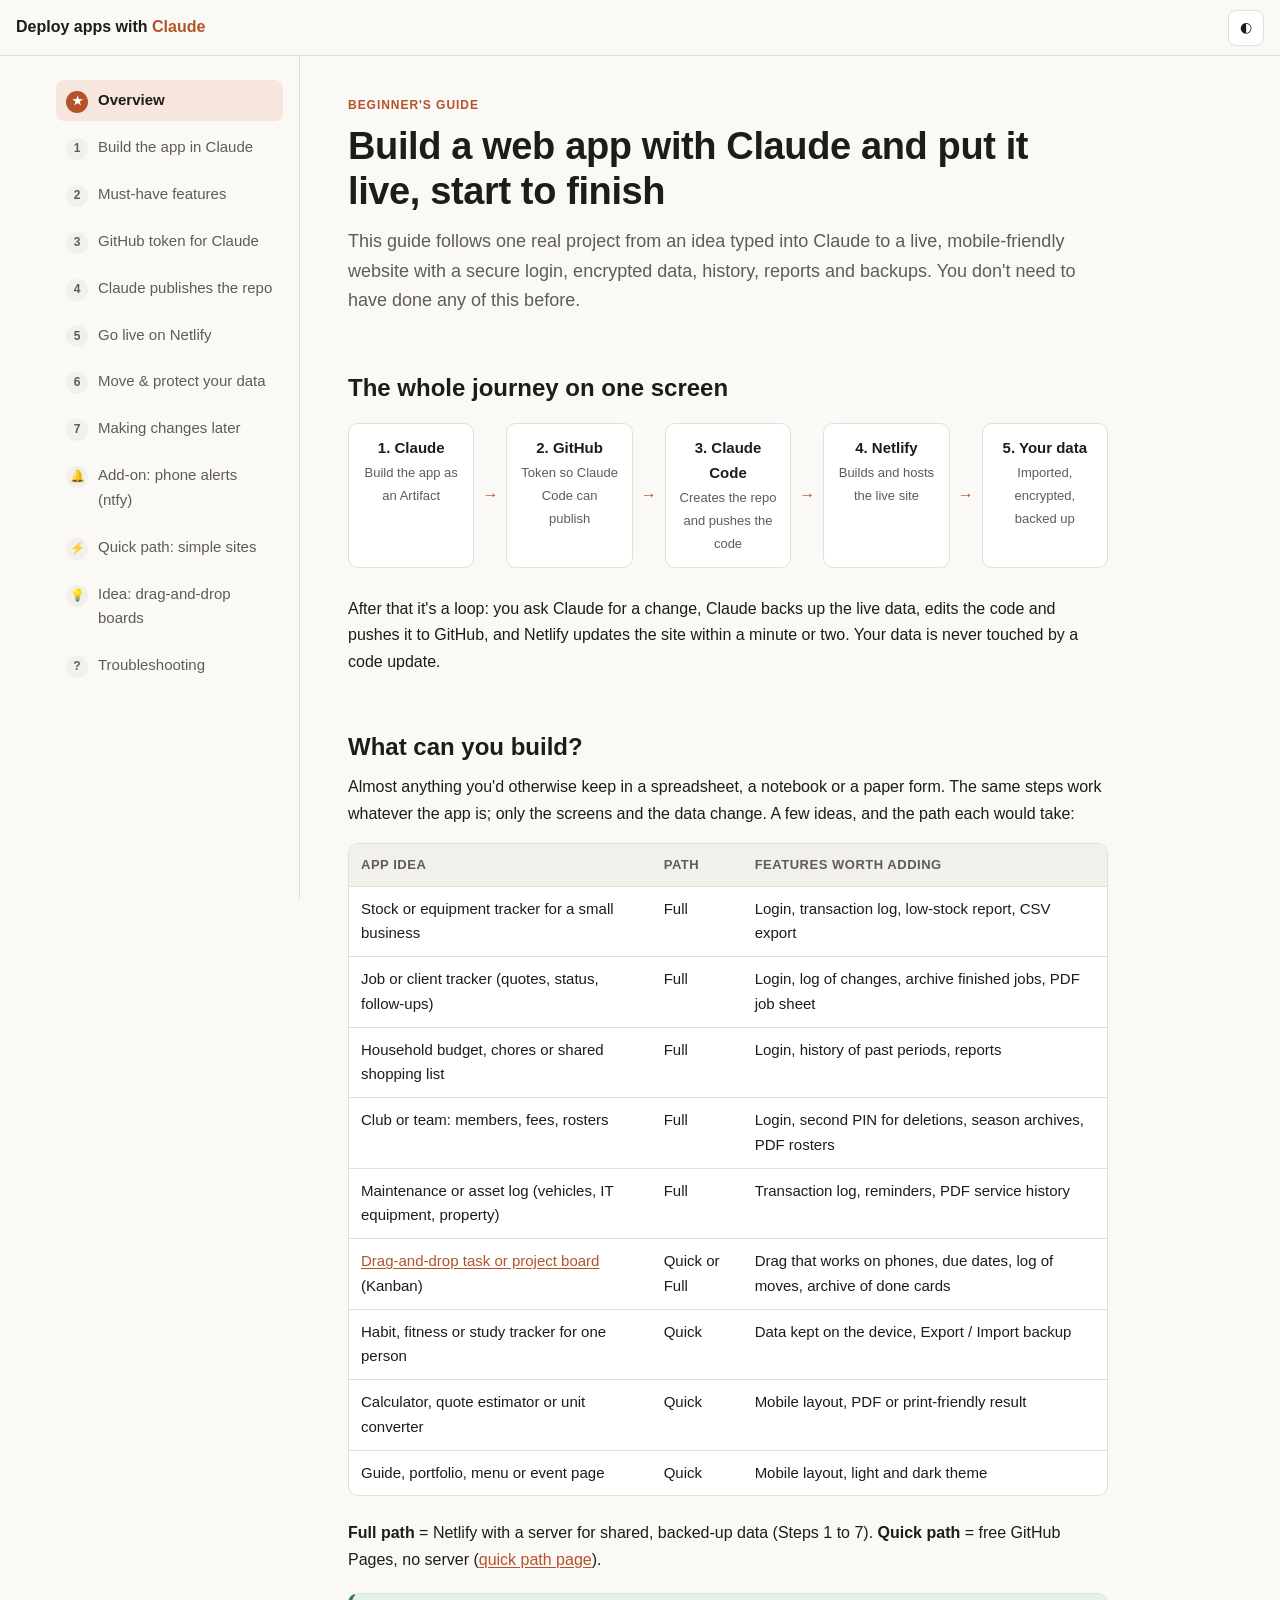
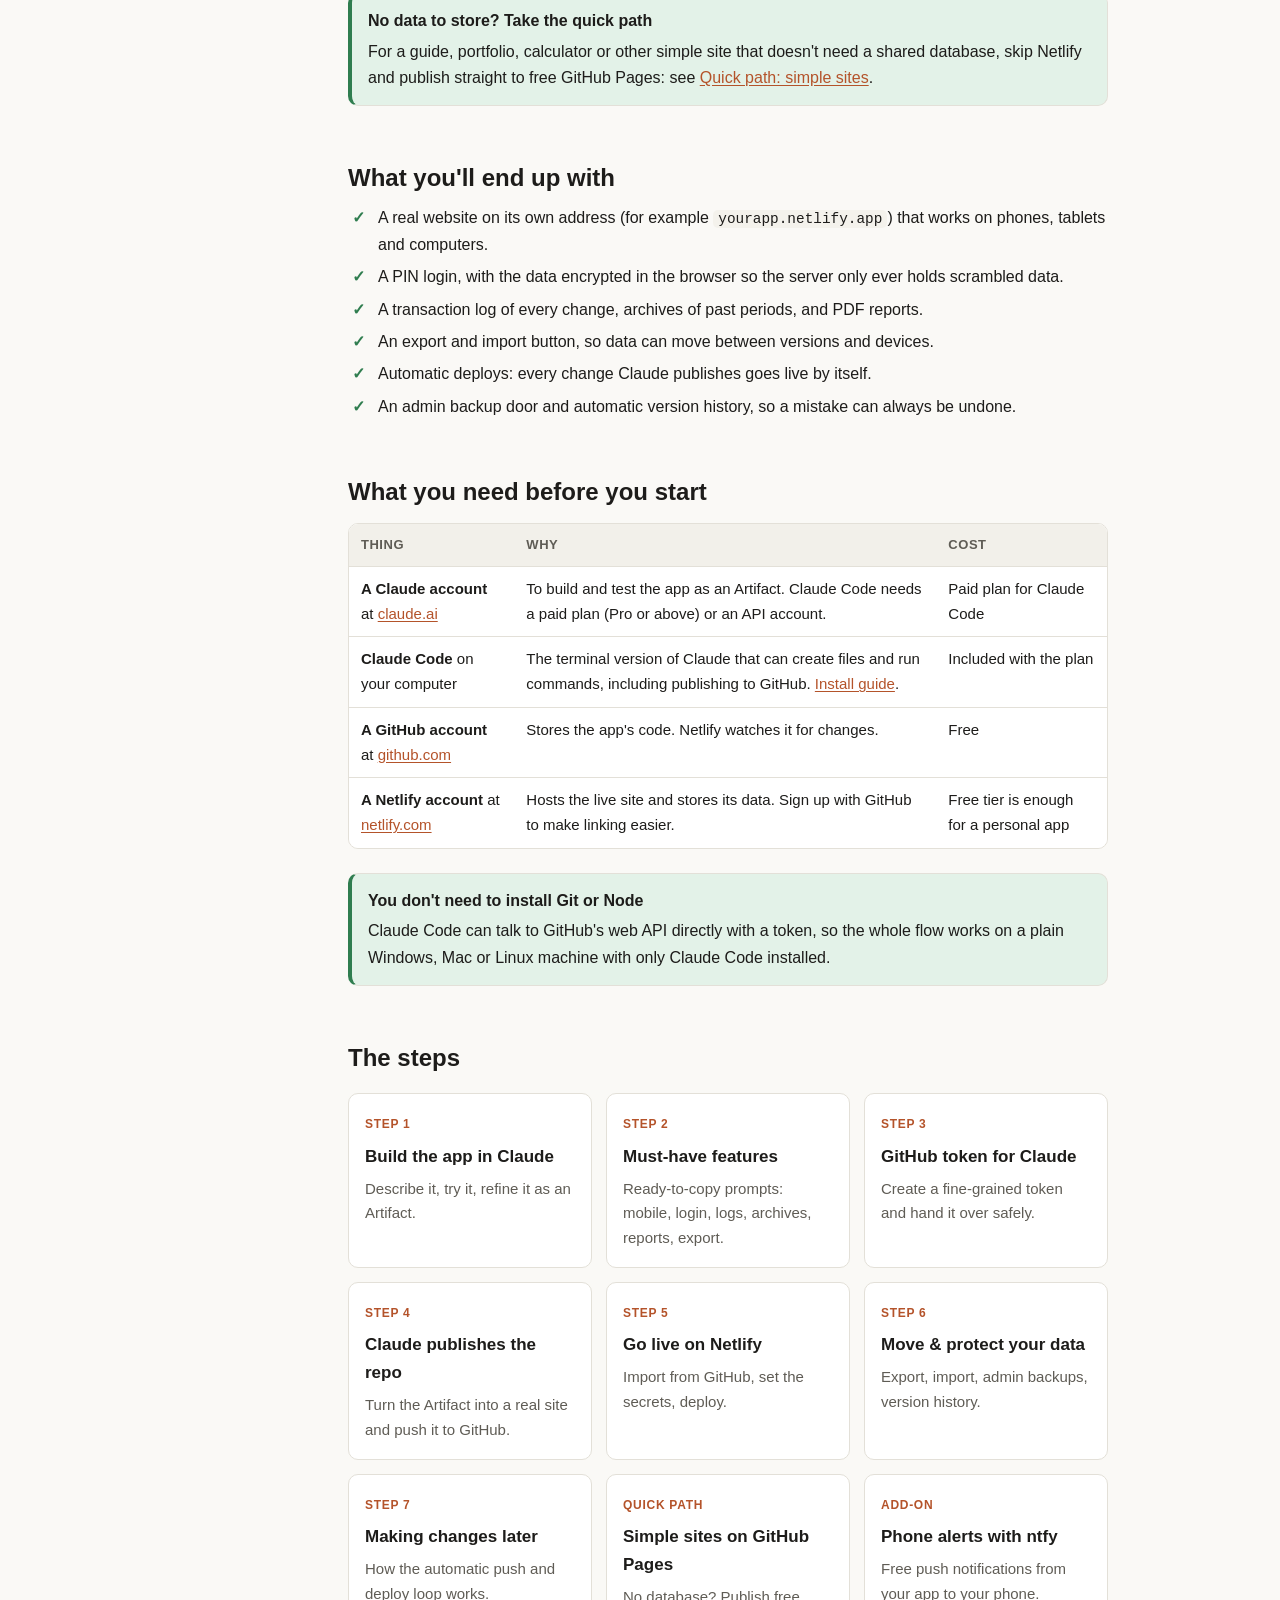
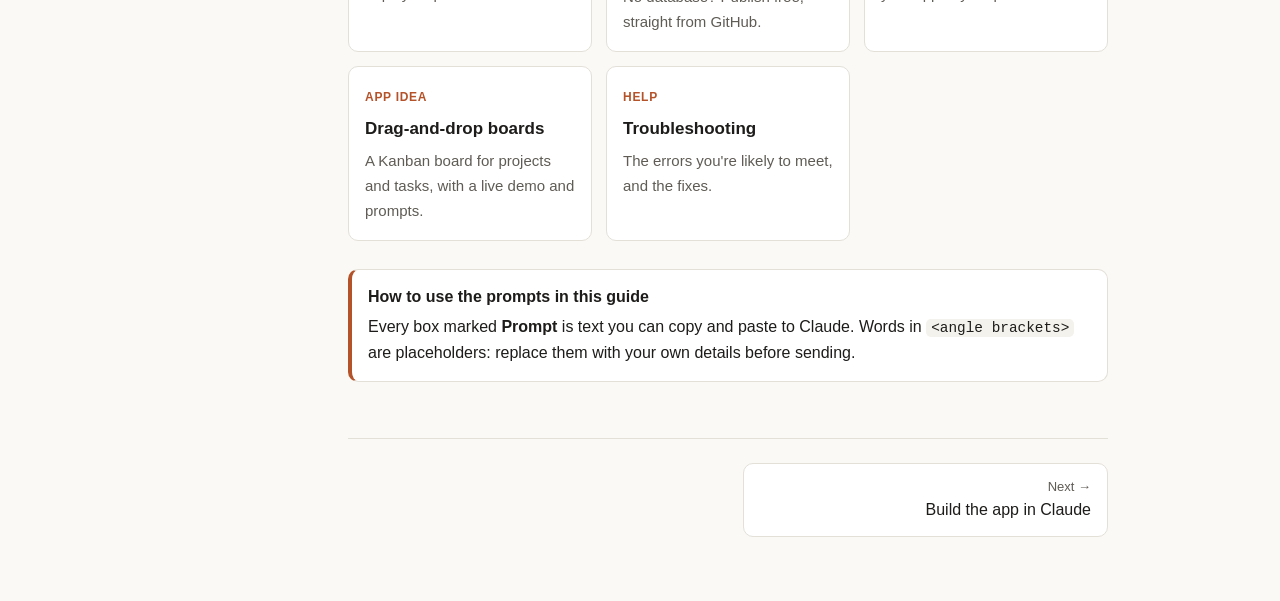
<file: index.html>
<!doctype html>
<html lang="en">
<head>
<meta charset="utf-8">
<meta name="viewport" content="width=device-width, initial-scale=1">
<title>Deploy Apps with Claude</title>
<meta name="description" content="A beginner's step-by-step guide: build a web app with Claude, publish it to GitHub from Claude Code, and run it live on Netlify with secure, backed-up data.">
<link rel="stylesheet" href="style.css">
</head>
<body>
<div class="layout">
<nav class="sidebar" aria-label="Steps"></nav>
<main><div class="content">

<p class="eyebrow">Beginner's guide</p>
<h1>Build a web app with Claude and put it live, start to finish</h1>
<p class="lead">This guide follows one real project from an idea typed into Claude to a live, mobile-friendly website with a secure login, encrypted data, history, reports and backups. You don't need to have done any of this before.</p>

<h2>The whole journey on one screen</h2>
<div class="flow" role="list" aria-label="The deployment flow">
  <div class="node" role="listitem"><b>1. Claude</b><span>Build the app as an Artifact</span></div>
  <div class="arrow" aria-hidden="true">→</div>
  <div class="node" role="listitem"><b>2. GitHub</b><span>Token so Claude Code can publish</span></div>
  <div class="arrow" aria-hidden="true">→</div>
  <div class="node" role="listitem"><b>3. Claude Code</b><span>Creates the repo and pushes the code</span></div>
  <div class="arrow" aria-hidden="true">→</div>
  <div class="node" role="listitem"><b>4. Netlify</b><span>Builds and hosts the live site</span></div>
  <div class="arrow" aria-hidden="true">→</div>
  <div class="node" role="listitem"><b>5. Your data</b><span>Imported, encrypted, backed up</span></div>
</div>
<p>After that it's a loop: you ask Claude for a change, Claude backs up the live data, edits the code and pushes it to GitHub, and Netlify updates the site within a minute or two. Your data is never touched by a code update.</p>

<h2>What can you build?</h2>
<p>Almost anything you'd otherwise keep in a spreadsheet, a notebook or a paper form. The same steps work whatever the app is; only the screens and the data change. A few ideas, and the path each would take:</p>
<div class="table-wrap"><table>
  <thead><tr><th>App idea</th><th>Path</th><th>Features worth adding</th></tr></thead>
  <tbody>
    <tr><td>Stock or equipment tracker for a small business</td><td>Full</td><td>Login, transaction log, low-stock report, CSV export</td></tr>
    <tr><td>Job or client tracker (quotes, status, follow-ups)</td><td>Full</td><td>Login, log of changes, archive finished jobs, PDF job sheet</td></tr>
    <tr><td>Household budget, chores or shared shopping list</td><td>Full</td><td>Login, history of past periods, reports</td></tr>
    <tr><td>Club or team: members, fees, rosters</td><td>Full</td><td>Login, second PIN for deletions, season archives, PDF rosters</td></tr>
    <tr><td>Maintenance or asset log (vehicles, IT equipment, property)</td><td>Full</td><td>Transaction log, reminders, PDF service history</td></tr>
    <tr><td><a href="kanban.html">Drag-and-drop task or project board</a> (Kanban)</td><td>Quick or Full</td><td>Drag that works on phones, due dates, log of moves, archive of done cards</td></tr>
    <tr><td>Habit, fitness or study tracker for one person</td><td>Quick</td><td>Data kept on the device, Export / Import backup</td></tr>
    <tr><td>Calculator, quote estimator or unit converter</td><td>Quick</td><td>Mobile layout, PDF or print-friendly result</td></tr>
    <tr><td>Guide, portfolio, menu or event page</td><td>Quick</td><td>Mobile layout, light and dark theme</td></tr>
  </tbody>
</table></div>
<p><strong>Full path</strong> = Netlify with a server for shared, backed-up data (Steps 1 to 7). <strong>Quick path</strong> = free GitHub Pages, no server (<a href="simple.html">quick path page</a>).</p>

<div class="callout tip"><span class="title">No data to store? Take the quick path</span>For a guide, portfolio, calculator or other simple site that doesn't need a shared database, skip Netlify and publish straight to free GitHub Pages: see <a href="simple.html">Quick path: simple sites</a>.</div>

<h2>What you'll end up with</h2>
<ul class="checklist">
  <li>A real website on its own address (for example <code>yourapp.netlify.app</code>) that works on phones, tablets and computers.</li>
  <li>A PIN login, with the data encrypted in the browser so the server only ever holds scrambled data.</li>
  <li>A transaction log of every change, archives of past periods, and PDF reports.</li>
  <li>An export and import button, so data can move between versions and devices.</li>
  <li>Automatic deploys: every change Claude publishes goes live by itself.</li>
  <li>An admin backup door and automatic version history, so a mistake can always be undone.</li>
</ul>

<h2>What you need before you start</h2>
<div class="table-wrap"><table>
  <thead><tr><th>Thing</th><th>Why</th><th>Cost</th></tr></thead>
  <tbody>
    <tr><td><strong>A Claude account</strong> at <a href="https://claude.ai">claude.ai</a></td><td>To build and test the app as an Artifact. Claude Code needs a paid plan (Pro or above) or an API account.</td><td>Paid plan for Claude Code</td></tr>
    <tr><td><strong>Claude Code</strong> on your computer</td><td>The terminal version of Claude that can create files and run commands, including publishing to GitHub. <a href="https://docs.claude.com/en/docs/claude-code/overview">Install guide</a>.</td><td>Included with the plan</td></tr>
    <tr><td><strong>A GitHub account</strong> at <a href="https://github.com">github.com</a></td><td>Stores the app's code. Netlify watches it for changes.</td><td>Free</td></tr>
    <tr><td><strong>A Netlify account</strong> at <a href="https://www.netlify.com">netlify.com</a></td><td>Hosts the live site and stores its data. Sign up with GitHub to make linking easier.</td><td>Free tier is enough for a personal app</td></tr>
  </tbody>
</table></div>
<div class="callout tip"><span class="title">You don't need to install Git or Node</span>Claude Code can talk to GitHub's web API directly with a token, so the whole flow works on a plain Windows, Mac or Linux machine with only Claude Code installed.</div>

<h2>The steps</h2>
<div class="cards">
  <a class="card" href="build.html"><span class="k">Step 1</span><h3>Build the app in Claude</h3><p>Describe it, try it, refine it as an Artifact.</p></a>
  <a class="card" href="features.html"><span class="k">Step 2</span><h3>Must-have features</h3><p>Ready-to-copy prompts: mobile, login, logs, archives, reports, export.</p></a>
  <a class="card" href="github.html"><span class="k">Step 3</span><h3>GitHub token for Claude</h3><p>Create a fine-grained token and hand it over safely.</p></a>
  <a class="card" href="publish.html"><span class="k">Step 4</span><h3>Claude publishes the repo</h3><p>Turn the Artifact into a real site and push it to GitHub.</p></a>
  <a class="card" href="netlify.html"><span class="k">Step 5</span><h3>Go live on Netlify</h3><p>Import from GitHub, set the secrets, deploy.</p></a>
  <a class="card" href="data.html"><span class="k">Step 6</span><h3>Move &amp; protect your data</h3><p>Export, import, admin backups, version history.</p></a>
  <a class="card" href="updates.html"><span class="k">Step 7</span><h3>Making changes later</h3><p>How the automatic push and deploy loop works.</p></a>
  <a class="card" href="simple.html"><span class="k">Quick path</span><h3>Simple sites on GitHub Pages</h3><p>No database? Publish free, straight from GitHub.</p></a>
  <a class="card" href="alerts.html"><span class="k">Add-on</span><h3>Phone alerts with ntfy</h3><p>Free push notifications from your app to your phone.</p></a>
  <a class="card" href="kanban.html"><span class="k">App idea</span><h3>Drag-and-drop boards</h3><p>A Kanban board for projects and tasks, with a live demo and prompts.</p></a>
  <a class="card" href="troubleshooting.html"><span class="k">Help</span><h3>Troubleshooting</h3><p>The errors you're likely to meet, and the fixes.</p></a>
</div>

<div class="callout"><span class="title">How to use the prompts in this guide</span>Every box marked <strong>Prompt</strong> is text you can copy and paste to Claude. Words in <code>&lt;angle brackets&gt;</code> are placeholders: replace them with your own details before sending.</div>

</div></main>
</div>
<script src="site.js"></script>
</body>
</html>
</file>
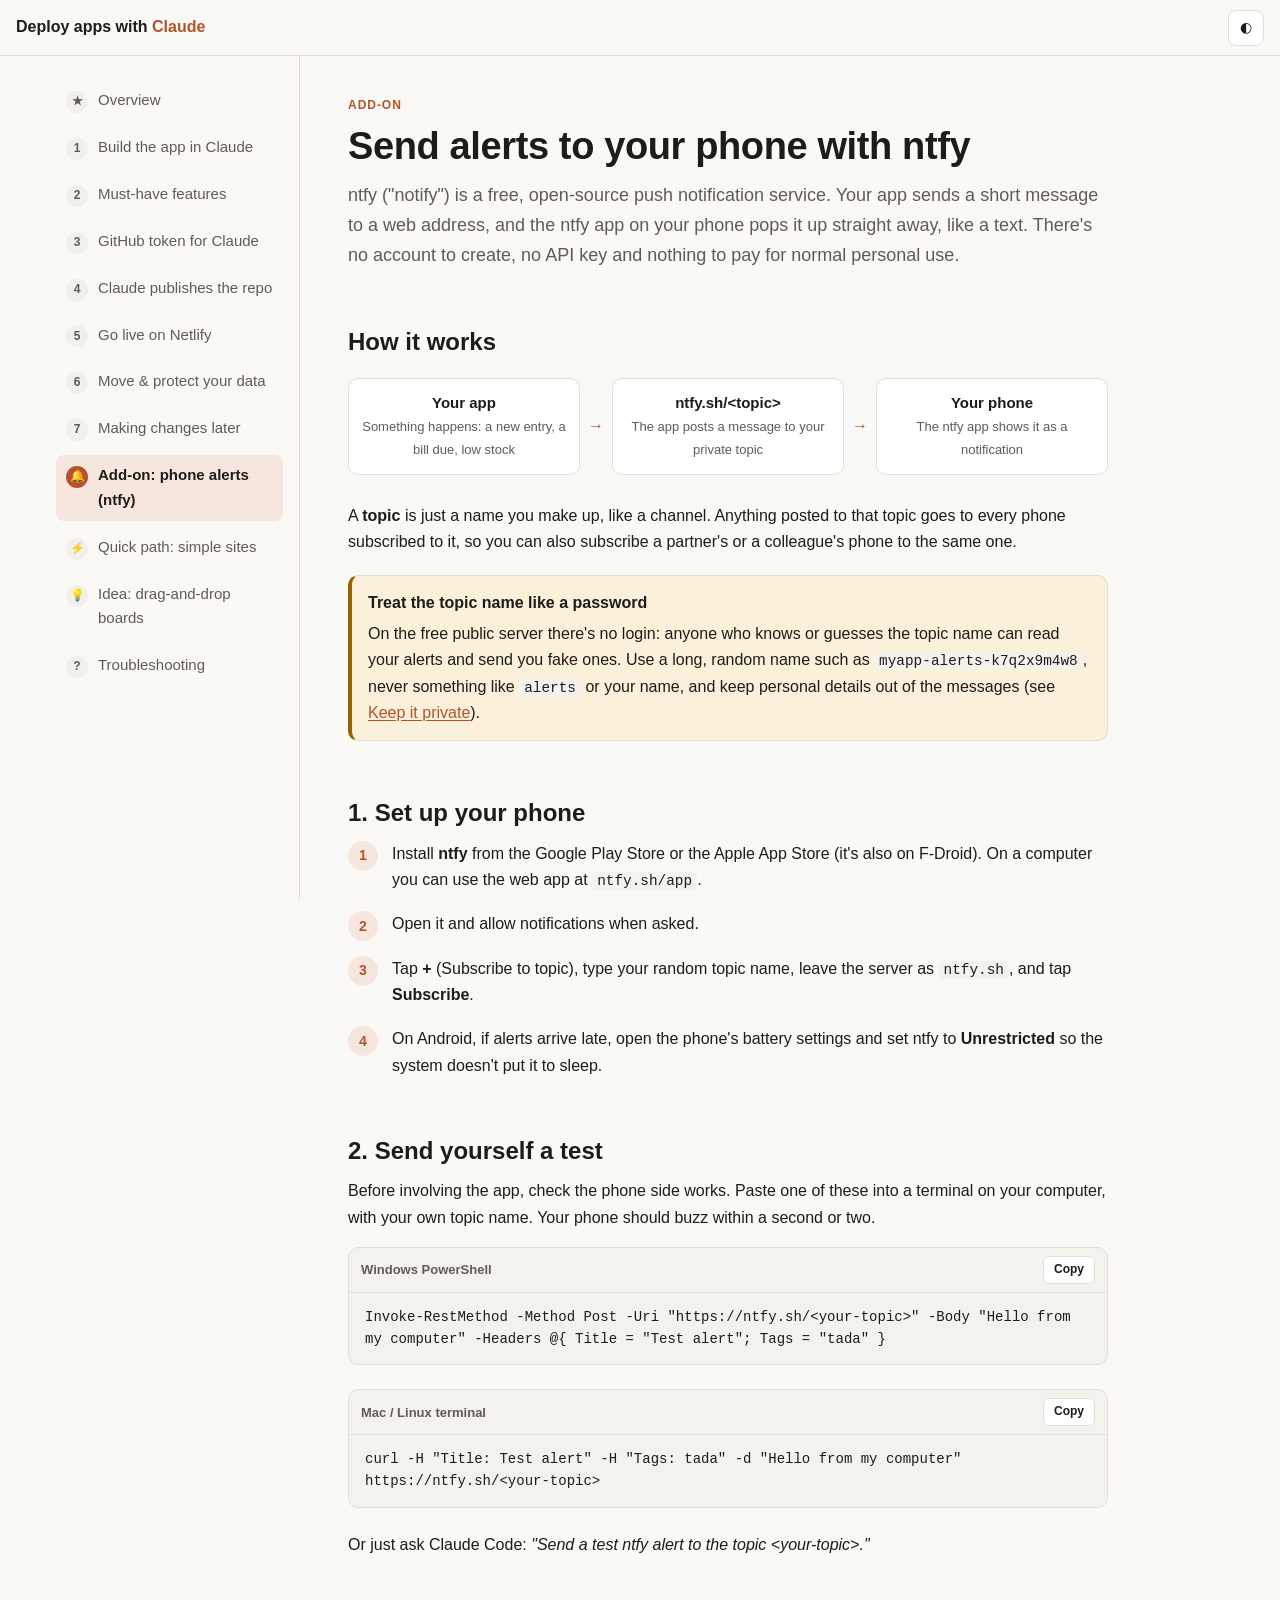
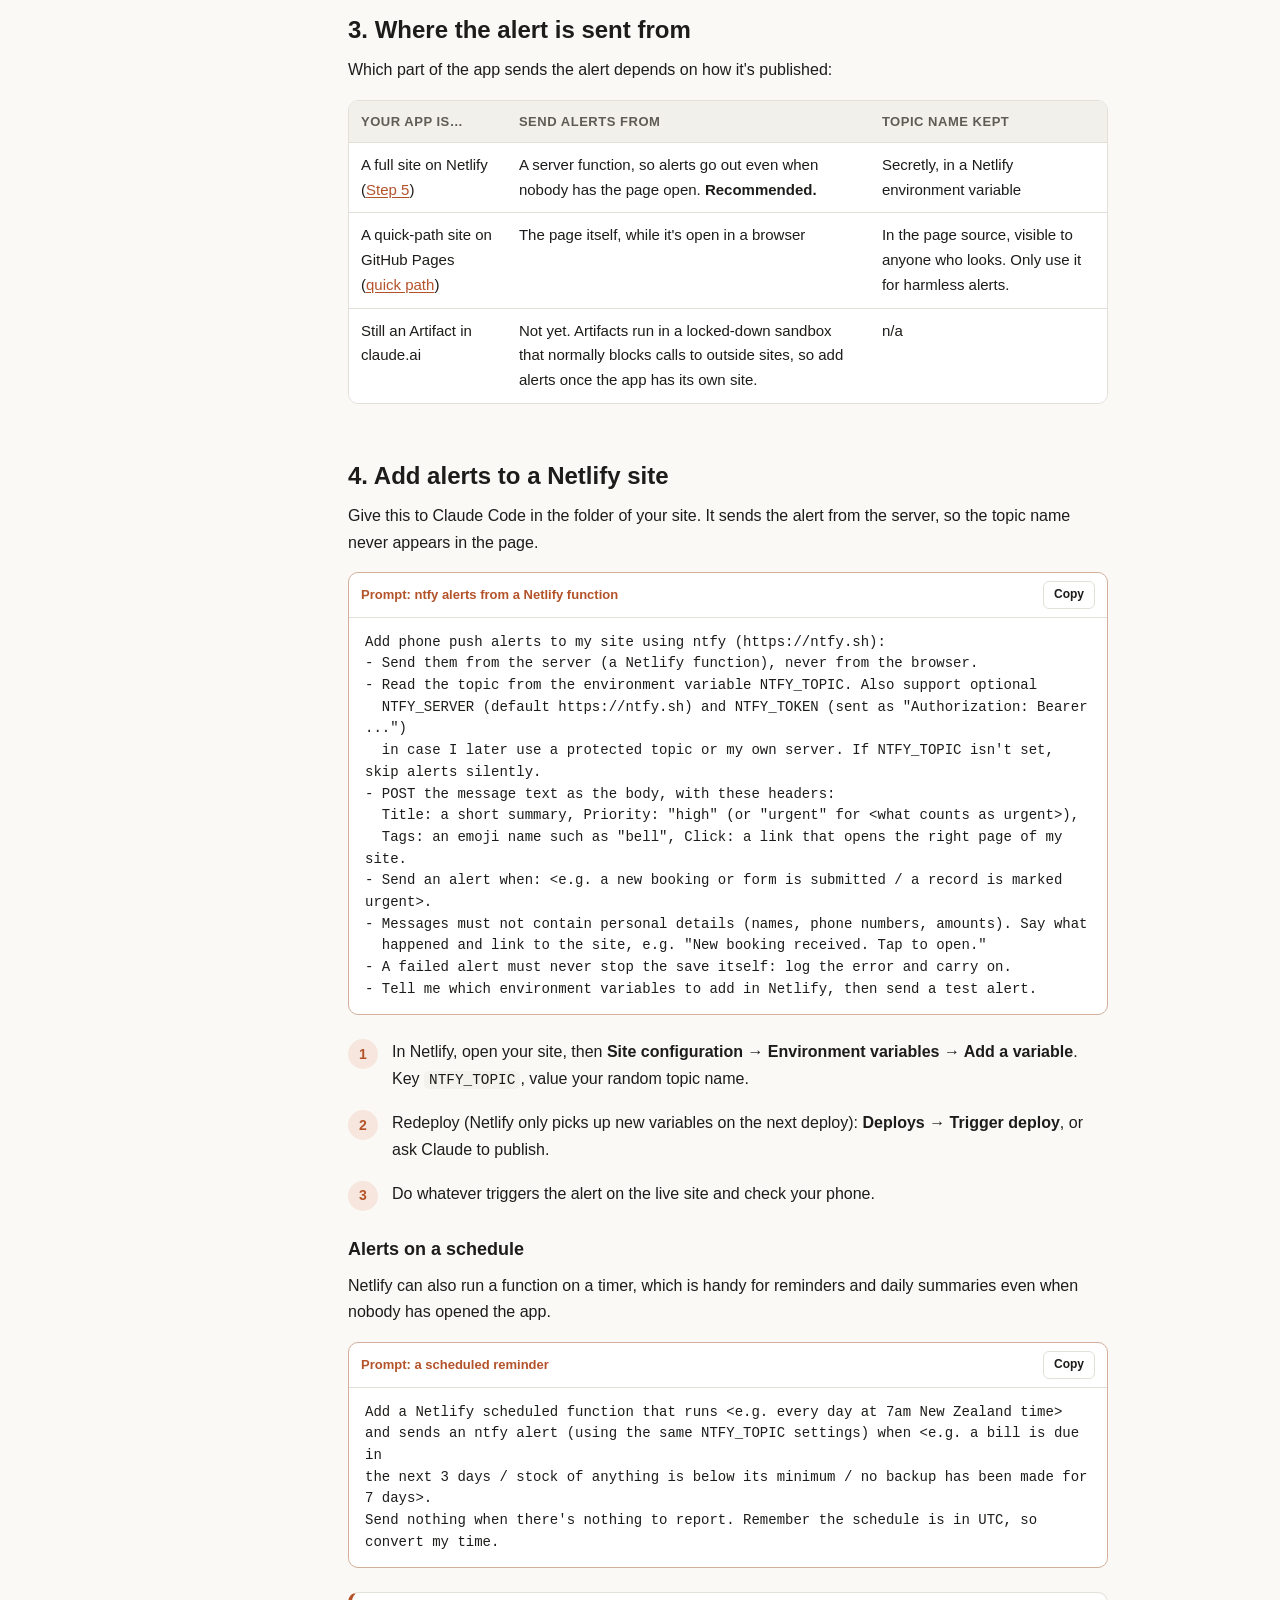
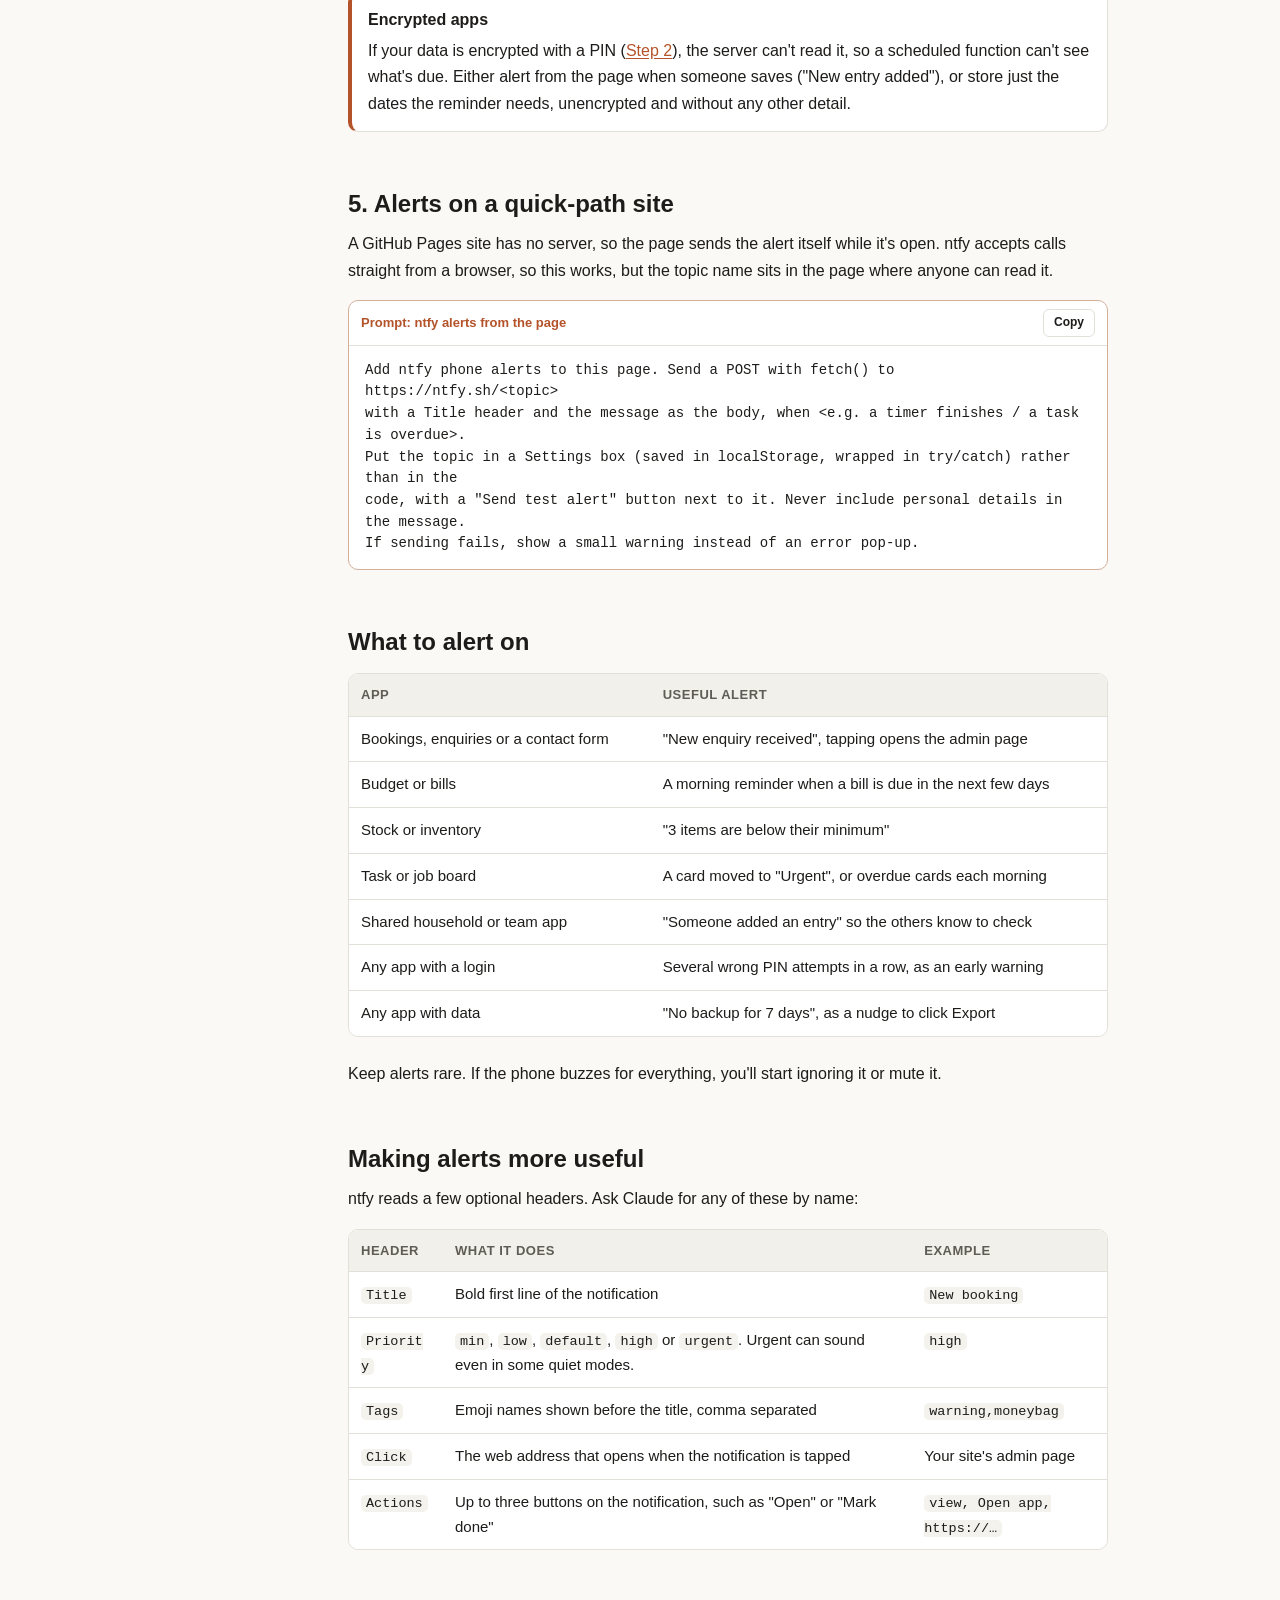
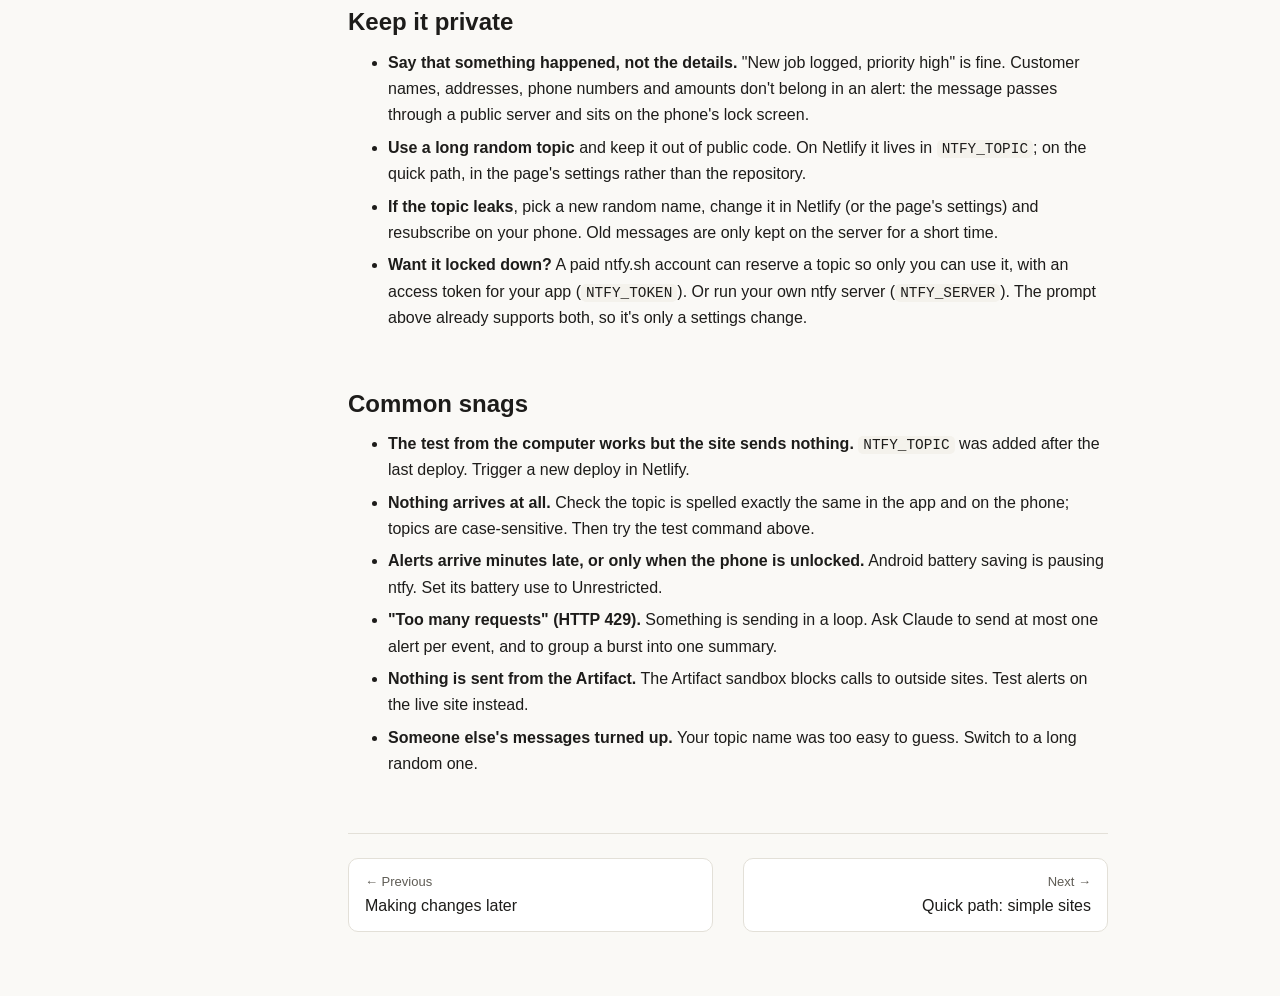
<file: alerts.html>
<!doctype html>
<html lang="en">
<head>
<meta charset="utf-8">
<meta name="viewport" content="width=device-width, initial-scale=1">
<title>Phone Alerts with ntfy</title>
<meta name="description" content="Send free push notifications from your app to your phone with ntfy, with prompts to add it using Claude.">
<link rel="stylesheet" href="style.css">
</head>
<body>
<div class="layout">
<nav class="sidebar" aria-label="Steps"></nav>
<main><div class="content">

<p class="eyebrow">Add-on</p>
<h1>Send alerts to your phone with ntfy</h1>
<p class="lead">ntfy ("notify") is a free, open-source push notification service. Your app sends a short message to a web address, and the ntfy app on your phone pops it up straight away, like a text. There's no account to create, no API key and nothing to pay for normal personal use.</p>

<h2 id="how">How it works</h2>
<div class="flow" aria-label="How an alert reaches your phone">
  <div class="node"><b>Your app</b><span>Something happens: a new entry, a bill due, low stock</span></div>
  <div class="arrow" aria-hidden="true">→</div>
  <div class="node"><b>ntfy.sh/&lt;topic&gt;</b><span>The app posts a message to your private topic</span></div>
  <div class="arrow" aria-hidden="true">→</div>
  <div class="node"><b>Your phone</b><span>The ntfy app shows it as a notification</span></div>
</div>
<p>A <strong>topic</strong> is just a name you make up, like a channel. Anything posted to that topic goes to every phone subscribed to it, so you can also subscribe a partner's or a colleague's phone to the same one.</p>

<div class="callout warn"><span class="title">Treat the topic name like a password</span>On the free public server there's no login: anyone who knows or guesses the topic name can read your alerts and send you fake ones. Use a long, random name such as <code>myapp-alerts-k7q2x9m4w8</code>, never something like <code>alerts</code> or your name, and keep personal details out of the messages (see <a href="#privacy">Keep it private</a>).</div>

<h2 id="phone">1. Set up your phone</h2>
<ol class="steps">
  <li>Install <strong>ntfy</strong> from the Google Play Store or the Apple App Store (it's also on F-Droid). On a computer you can use the web app at <code>ntfy.sh/app</code>.</li>
  <li>Open it and allow notifications when asked.</li>
  <li>Tap <strong>+</strong> (Subscribe to topic), type your random topic name, leave the server as <code>ntfy.sh</code>, and tap <strong>Subscribe</strong>.</li>
  <li>On Android, if alerts arrive late, open the phone's battery settings and set ntfy to <strong>Unrestricted</strong> so the system doesn't put it to sleep.</li>
</ol>

<h2 id="test">2. Send yourself a test</h2>
<p>Before involving the app, check the phone side works. Paste one of these into a terminal on your computer, with your own topic name. Your phone should buzz within a second or two.</p>
<div class="block"><div class="label">Windows PowerShell</div><pre>Invoke-RestMethod -Method Post -Uri "https://ntfy.sh/&lt;your-topic&gt;" -Body "Hello from my computer" -Headers @{ Title = "Test alert"; Tags = "tada" }</pre></div>
<div class="block"><div class="label">Mac / Linux terminal</div><pre>curl -H "Title: Test alert" -H "Tags: tada" -d "Hello from my computer" https://ntfy.sh/&lt;your-topic&gt;</pre></div>
<p>Or just ask Claude Code: <em>"Send a test ntfy alert to the topic &lt;your-topic&gt;."</em></p>

<h2 id="where">3. Where the alert is sent from</h2>
<p>Which part of the app sends the alert depends on how it's published:</p>
<div class="table-wrap"><table>
  <thead><tr><th>Your app is…</th><th>Send alerts from</th><th>Topic name kept</th></tr></thead>
  <tbody>
    <tr><td>A full site on Netlify (<a href="netlify.html">Step 5</a>)</td><td>A server function, so alerts go out even when nobody has the page open. <strong>Recommended.</strong></td><td>Secretly, in a Netlify environment variable</td></tr>
    <tr><td>A quick-path site on GitHub Pages (<a href="simple.html">quick path</a>)</td><td>The page itself, while it's open in a browser</td><td>In the page source, visible to anyone who looks. Only use it for harmless alerts.</td></tr>
    <tr><td>Still an Artifact in claude.ai</td><td>Not yet. Artifacts run in a locked-down sandbox that normally blocks calls to outside sites, so add alerts once the app has its own site.</td><td>n/a</td></tr>
  </tbody>
</table></div>

<h2 id="netlify">4. Add alerts to a Netlify site</h2>
<p>Give this to Claude Code in the folder of your site. It sends the alert from the server, so the topic name never appears in the page.</p>
<div class="block prompt"><div class="label">Prompt: ntfy alerts from a Netlify function</div><pre>Add phone push alerts to my site using ntfy (https://ntfy.sh):
- Send them from the server (a Netlify function), never from the browser.
- Read the topic from the environment variable NTFY_TOPIC. Also support optional
  NTFY_SERVER (default https://ntfy.sh) and NTFY_TOKEN (sent as "Authorization: Bearer ...")
  in case I later use a protected topic or my own server. If NTFY_TOPIC isn't set, skip alerts silently.
- POST the message text as the body, with these headers:
  Title: a short summary, Priority: "high" (or "urgent" for &lt;what counts as urgent&gt;),
  Tags: an emoji name such as "bell", Click: a link that opens the right page of my site.
- Send an alert when: &lt;e.g. a new booking or form is submitted / a record is marked urgent&gt;.
- Messages must not contain personal details (names, phone numbers, amounts). Say what
  happened and link to the site, e.g. "New booking received. Tap to open."
- A failed alert must never stop the save itself: log the error and carry on.
- Tell me which environment variables to add in Netlify, then send a test alert.</pre></div>
<ol class="steps">
  <li>In Netlify, open your site, then <strong>Site configuration → Environment variables → Add a variable</strong>. Key <code>NTFY_TOPIC</code>, value your random topic name.</li>
  <li>Redeploy (Netlify only picks up new variables on the next deploy): <strong>Deploys → Trigger deploy</strong>, or ask Claude to publish.</li>
  <li>Do whatever triggers the alert on the live site and check your phone.</li>
</ol>

<h3 id="scheduled">Alerts on a schedule</h3>
<p>Netlify can also run a function on a timer, which is handy for reminders and daily summaries even when nobody has opened the app.</p>
<div class="block prompt"><div class="label">Prompt: a scheduled reminder</div><pre>Add a Netlify scheduled function that runs &lt;e.g. every day at 7am New Zealand time&gt;
and sends an ntfy alert (using the same NTFY_TOPIC settings) when &lt;e.g. a bill is due in
the next 3 days / stock of anything is below its minimum / no backup has been made for 7 days&gt;.
Send nothing when there's nothing to report. Remember the schedule is in UTC, so convert my time.</pre></div>
<div class="callout"><span class="title">Encrypted apps</span>If your data is encrypted with a PIN (<a href="features.html#login">Step 2</a>), the server can't read it, so a scheduled function can't see what's due. Either alert from the page when someone saves ("New entry added"), or store just the dates the reminder needs, unencrypted and without any other detail.</div>

<h2 id="quick">5. Alerts on a quick-path site</h2>
<p>A GitHub Pages site has no server, so the page sends the alert itself while it's open. ntfy accepts calls straight from a browser, so this works, but the topic name sits in the page where anyone can read it.</p>
<div class="block prompt"><div class="label">Prompt: ntfy alerts from the page</div><pre>Add ntfy phone alerts to this page. Send a POST with fetch() to https://ntfy.sh/&lt;topic&gt;
with a Title header and the message as the body, when &lt;e.g. a timer finishes / a task is overdue&gt;.
Put the topic in a Settings box (saved in localStorage, wrapped in try/catch) rather than in the
code, with a "Send test alert" button next to it. Never include personal details in the message.
If sending fails, show a small warning instead of an error pop-up.</pre></div>

<h2 id="ideas">What to alert on</h2>
<div class="table-wrap"><table>
  <thead><tr><th>App</th><th>Useful alert</th></tr></thead>
  <tbody>
    <tr><td>Bookings, enquiries or a contact form</td><td>"New enquiry received", tapping opens the admin page</td></tr>
    <tr><td>Budget or bills</td><td>A morning reminder when a bill is due in the next few days</td></tr>
    <tr><td>Stock or inventory</td><td>"3 items are below their minimum"</td></tr>
    <tr><td>Task or job board</td><td>A card moved to "Urgent", or overdue cards each morning</td></tr>
    <tr><td>Shared household or team app</td><td>"Someone added an entry" so the others know to check</td></tr>
    <tr><td>Any app with a login</td><td>Several wrong PIN attempts in a row, as an early warning</td></tr>
    <tr><td>Any app with data</td><td>"No backup for 7 days", as a nudge to click Export</td></tr>
  </tbody>
</table></div>
<p>Keep alerts rare. If the phone buzzes for everything, you'll start ignoring it or mute it.</p>

<h2 id="options">Making alerts more useful</h2>
<p>ntfy reads a few optional headers. Ask Claude for any of these by name:</p>
<div class="table-wrap"><table>
  <thead><tr><th>Header</th><th>What it does</th><th>Example</th></tr></thead>
  <tbody>
    <tr><td><code>Title</code></td><td>Bold first line of the notification</td><td><code>New booking</code></td></tr>
    <tr><td><code>Priority</code></td><td><code>min</code>, <code>low</code>, <code>default</code>, <code>high</code> or <code>urgent</code>. Urgent can sound even in some quiet modes.</td><td><code>high</code></td></tr>
    <tr><td><code>Tags</code></td><td>Emoji names shown before the title, comma separated</td><td><code>warning,moneybag</code></td></tr>
    <tr><td><code>Click</code></td><td>The web address that opens when the notification is tapped</td><td>Your site's admin page</td></tr>
    <tr><td><code>Actions</code></td><td>Up to three buttons on the notification, such as "Open" or "Mark done"</td><td><code>view, Open app, https://…</code></td></tr>
  </tbody>
</table></div>

<h2 id="privacy">Keep it private</h2>
<ul>
  <li><strong>Say that something happened, not the details.</strong> "New job logged, priority high" is fine. Customer names, addresses, phone numbers and amounts don't belong in an alert: the message passes through a public server and sits on the phone's lock screen.</li>
  <li><strong>Use a long random topic</strong> and keep it out of public code. On Netlify it lives in <code>NTFY_TOPIC</code>; on the quick path, in the page's settings rather than the repository.</li>
  <li><strong>If the topic leaks</strong>, pick a new random name, change it in Netlify (or the page's settings) and resubscribe on your phone. Old messages are only kept on the server for a short time.</li>
  <li><strong>Want it locked down?</strong> A paid ntfy.sh account can reserve a topic so only you can use it, with an access token for your app (<code>NTFY_TOKEN</code>). Or run your own ntfy server (<code>NTFY_SERVER</code>). The prompt above already supports both, so it's only a settings change.</li>
</ul>

<h2 id="snags">Common snags</h2>
<ul>
  <li><strong>The test from the computer works but the site sends nothing.</strong> <code>NTFY_TOPIC</code> was added after the last deploy. Trigger a new deploy in Netlify.</li>
  <li><strong>Nothing arrives at all.</strong> Check the topic is spelled exactly the same in the app and on the phone; topics are case-sensitive. Then try the test command above.</li>
  <li><strong>Alerts arrive minutes late, or only when the phone is unlocked.</strong> Android battery saving is pausing ntfy. Set its battery use to Unrestricted.</li>
  <li><strong>"Too many requests" (HTTP 429).</strong> Something is sending in a loop. Ask Claude to send at most one alert per event, and to group a burst into one summary.</li>
  <li><strong>Nothing is sent from the Artifact.</strong> The Artifact sandbox blocks calls to outside sites. Test alerts on the live site instead.</li>
  <li><strong>Someone else's messages turned up.</strong> Your topic name was too easy to guess. Switch to a long random one.</li>
</ul>

</div></main>
</div>
<script src="site.js"></script>
</body>
</html>
</file>
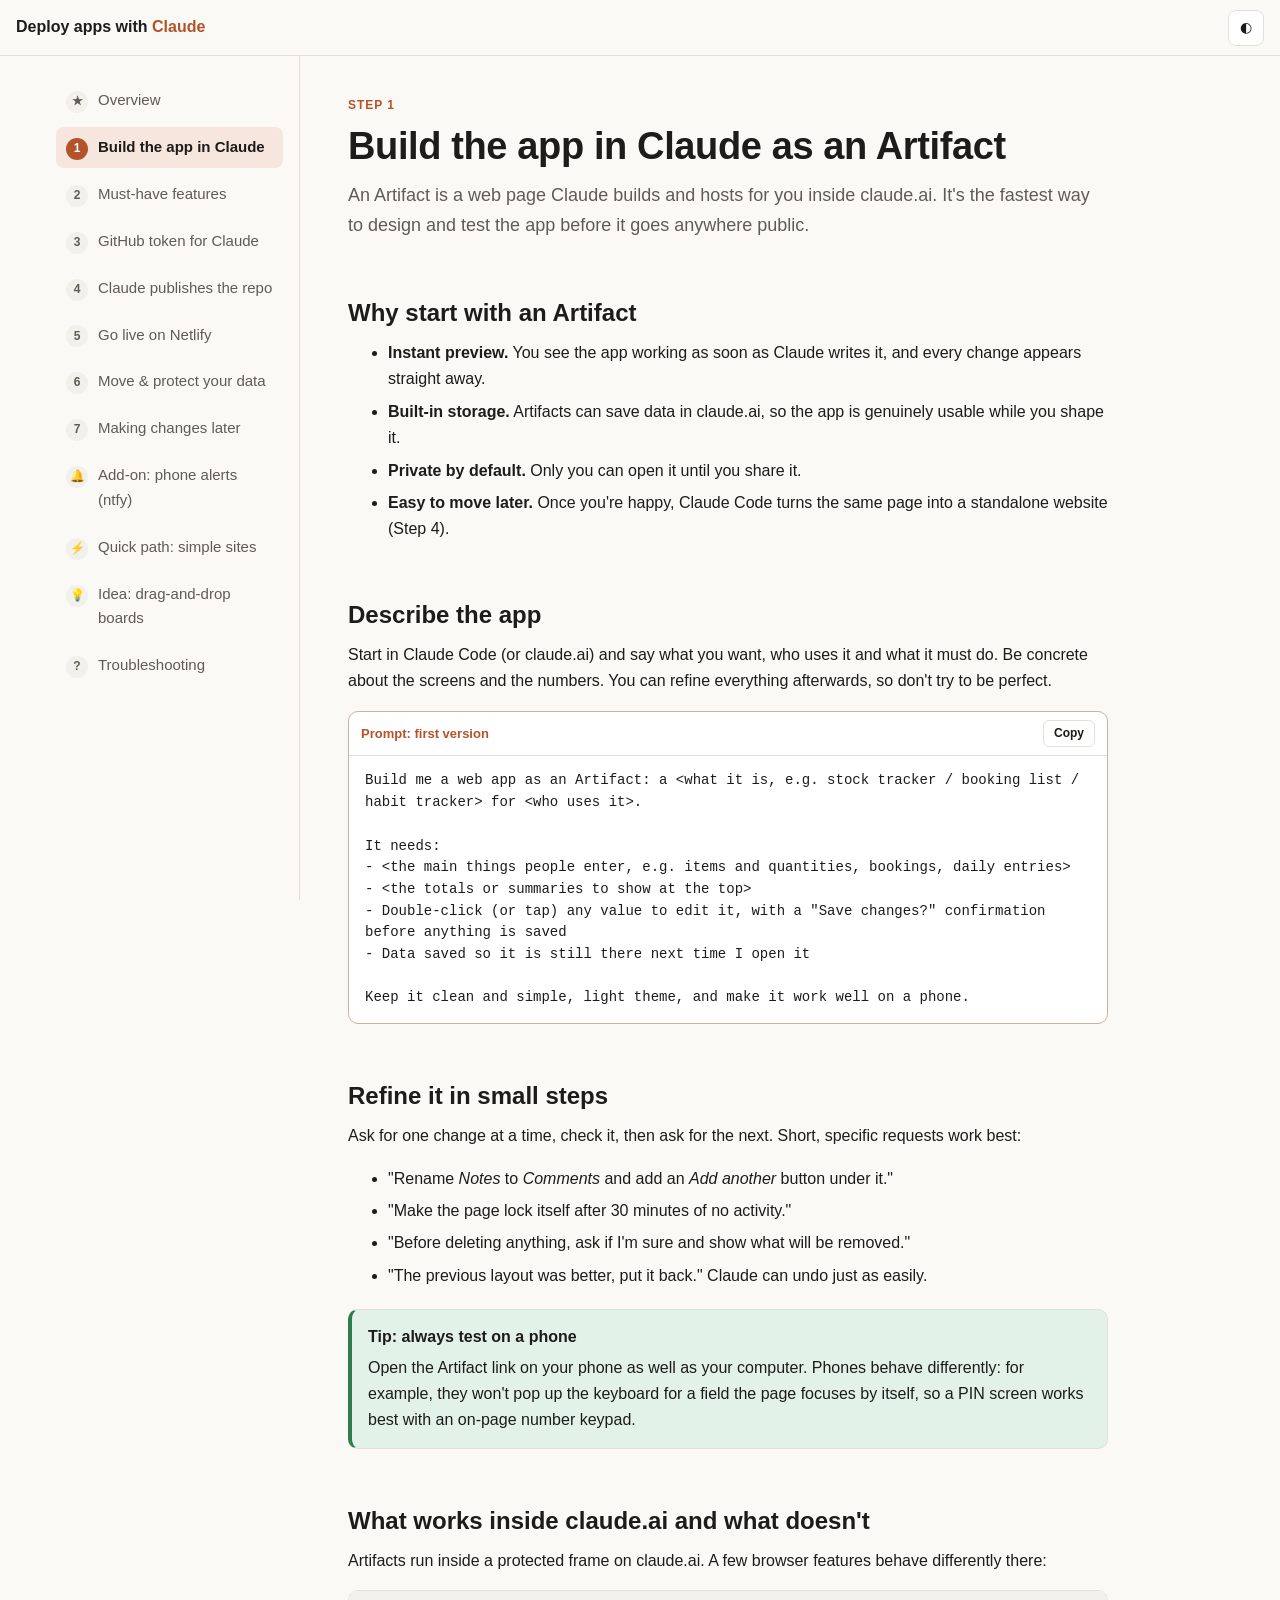
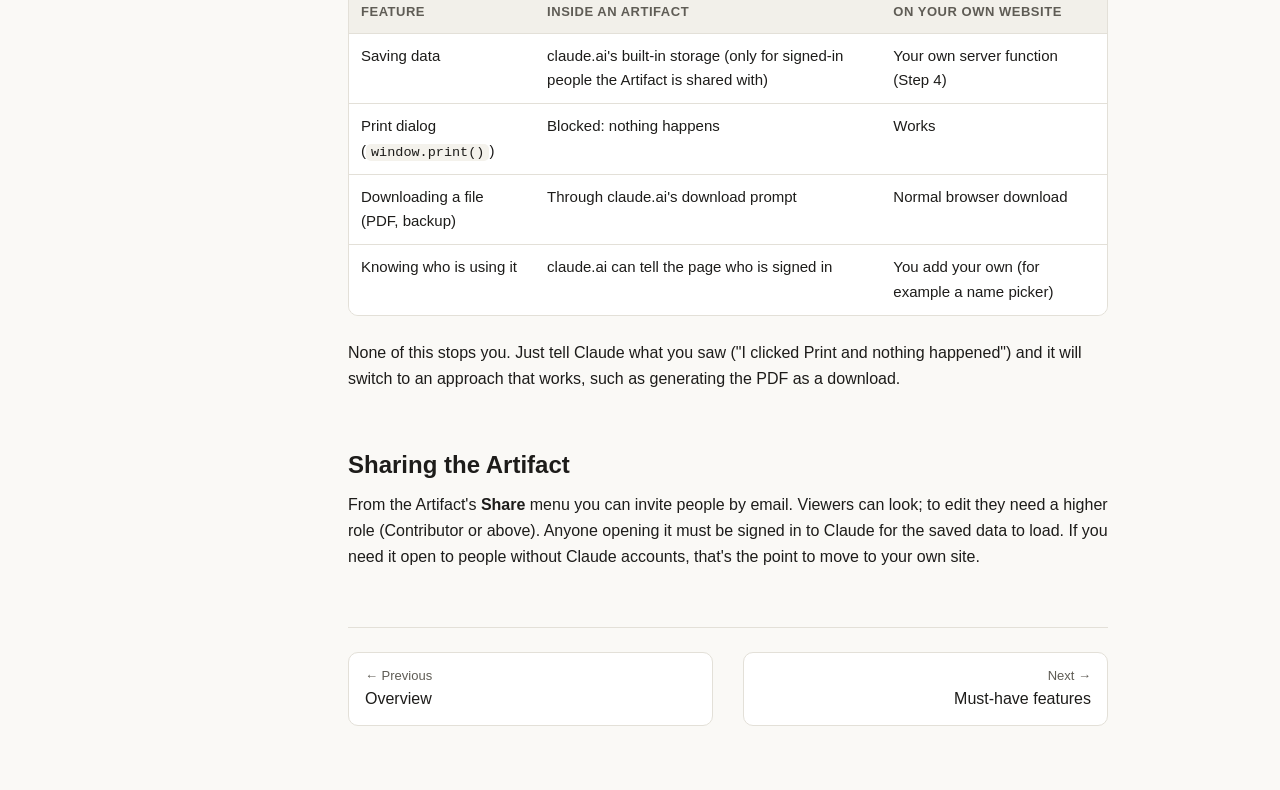
<file: build.html>
<!doctype html>
<html lang="en">
<head>
<meta charset="utf-8">
<meta name="viewport" content="width=device-width, initial-scale=1">
<title>Build the App in Claude</title>
<link rel="stylesheet" href="style.css">
</head>
<body>
<div class="layout">
<nav class="sidebar" aria-label="Steps"></nav>
<main><div class="content">

<p class="eyebrow">Step 1</p>
<h1>Build the app in Claude as an Artifact</h1>
<p class="lead">An Artifact is a web page Claude builds and hosts for you inside claude.ai. It's the fastest way to design and test the app before it goes anywhere public.</p>

<h2>Why start with an Artifact</h2>
<ul>
  <li><strong>Instant preview.</strong> You see the app working as soon as Claude writes it, and every change appears straight away.</li>
  <li><strong>Built-in storage.</strong> Artifacts can save data in claude.ai, so the app is genuinely usable while you shape it.</li>
  <li><strong>Private by default.</strong> Only you can open it until you share it.</li>
  <li><strong>Easy to move later.</strong> Once you're happy, Claude Code turns the same page into a standalone website (Step 4).</li>
</ul>

<h2>Describe the app</h2>
<p>Start in Claude Code (or claude.ai) and say what you want, who uses it and what it must do. Be concrete about the screens and the numbers. You can refine everything afterwards, so don't try to be perfect.</p>
<div class="block prompt"><div class="label">Prompt: first version</div><pre>Build me a web app as an Artifact: a &lt;what it is, e.g. stock tracker / booking list / habit tracker&gt; for &lt;who uses it&gt;.

It needs:
- &lt;the main things people enter, e.g. items and quantities, bookings, daily entries&gt;
- &lt;the totals or summaries to show at the top&gt;
- Double-click (or tap) any value to edit it, with a "Save changes?" confirmation before anything is saved
- Data saved so it is still there next time I open it

Keep it clean and simple, light theme, and make it work well on a phone.</pre></div>

<h2>Refine it in small steps</h2>
<p>Ask for one change at a time, check it, then ask for the next. Short, specific requests work best:</p>
<ul>
  <li>"Rename <em>Notes</em> to <em>Comments</em> and add an <em>Add another</em> button under it."</li>
  <li>"Make the page lock itself after 30 minutes of no activity."</li>
  <li>"Before deleting anything, ask if I'm sure and show what will be removed."</li>
  <li>"The previous layout was better, put it back." Claude can undo just as easily.</li>
</ul>
<div class="callout tip"><span class="title">Tip: always test on a phone</span>Open the Artifact link on your phone as well as your computer. Phones behave differently: for example, they won't pop up the keyboard for a field the page focuses by itself, so a PIN screen works best with an on-page number keypad.</div>

<h2>What works inside claude.ai and what doesn't</h2>
<p>Artifacts run inside a protected frame on claude.ai. A few browser features behave differently there:</p>
<div class="table-wrap"><table>
  <thead><tr><th>Feature</th><th>Inside an Artifact</th><th>On your own website</th></tr></thead>
  <tbody>
    <tr><td>Saving data</td><td>claude.ai's built-in storage (only for signed-in people the Artifact is shared with)</td><td>Your own server function (Step 4)</td></tr>
    <tr><td>Print dialog (<code>window.print()</code>)</td><td>Blocked: nothing happens</td><td>Works</td></tr>
    <tr><td>Downloading a file (PDF, backup)</td><td>Through claude.ai's download prompt</td><td>Normal browser download</td></tr>
    <tr><td>Knowing who is using it</td><td>claude.ai can tell the page who is signed in</td><td>You add your own (for example a name picker)</td></tr>
  </tbody>
</table></div>
<p>None of this stops you. Just tell Claude what you saw ("I clicked Print and nothing happened") and it will switch to an approach that works, such as generating the PDF as a download.</p>

<h2>Sharing the Artifact</h2>
<p>From the Artifact's <strong>Share</strong> menu you can invite people by email. Viewers can look; to edit they need a higher role (Contributor or above). Anyone opening it must be signed in to Claude for the saved data to load. If you need it open to people without Claude accounts, that's the point to move to your own site.</p>

</div></main>
</div>
<script src="site.js"></script>
</body>
</html>
</file>
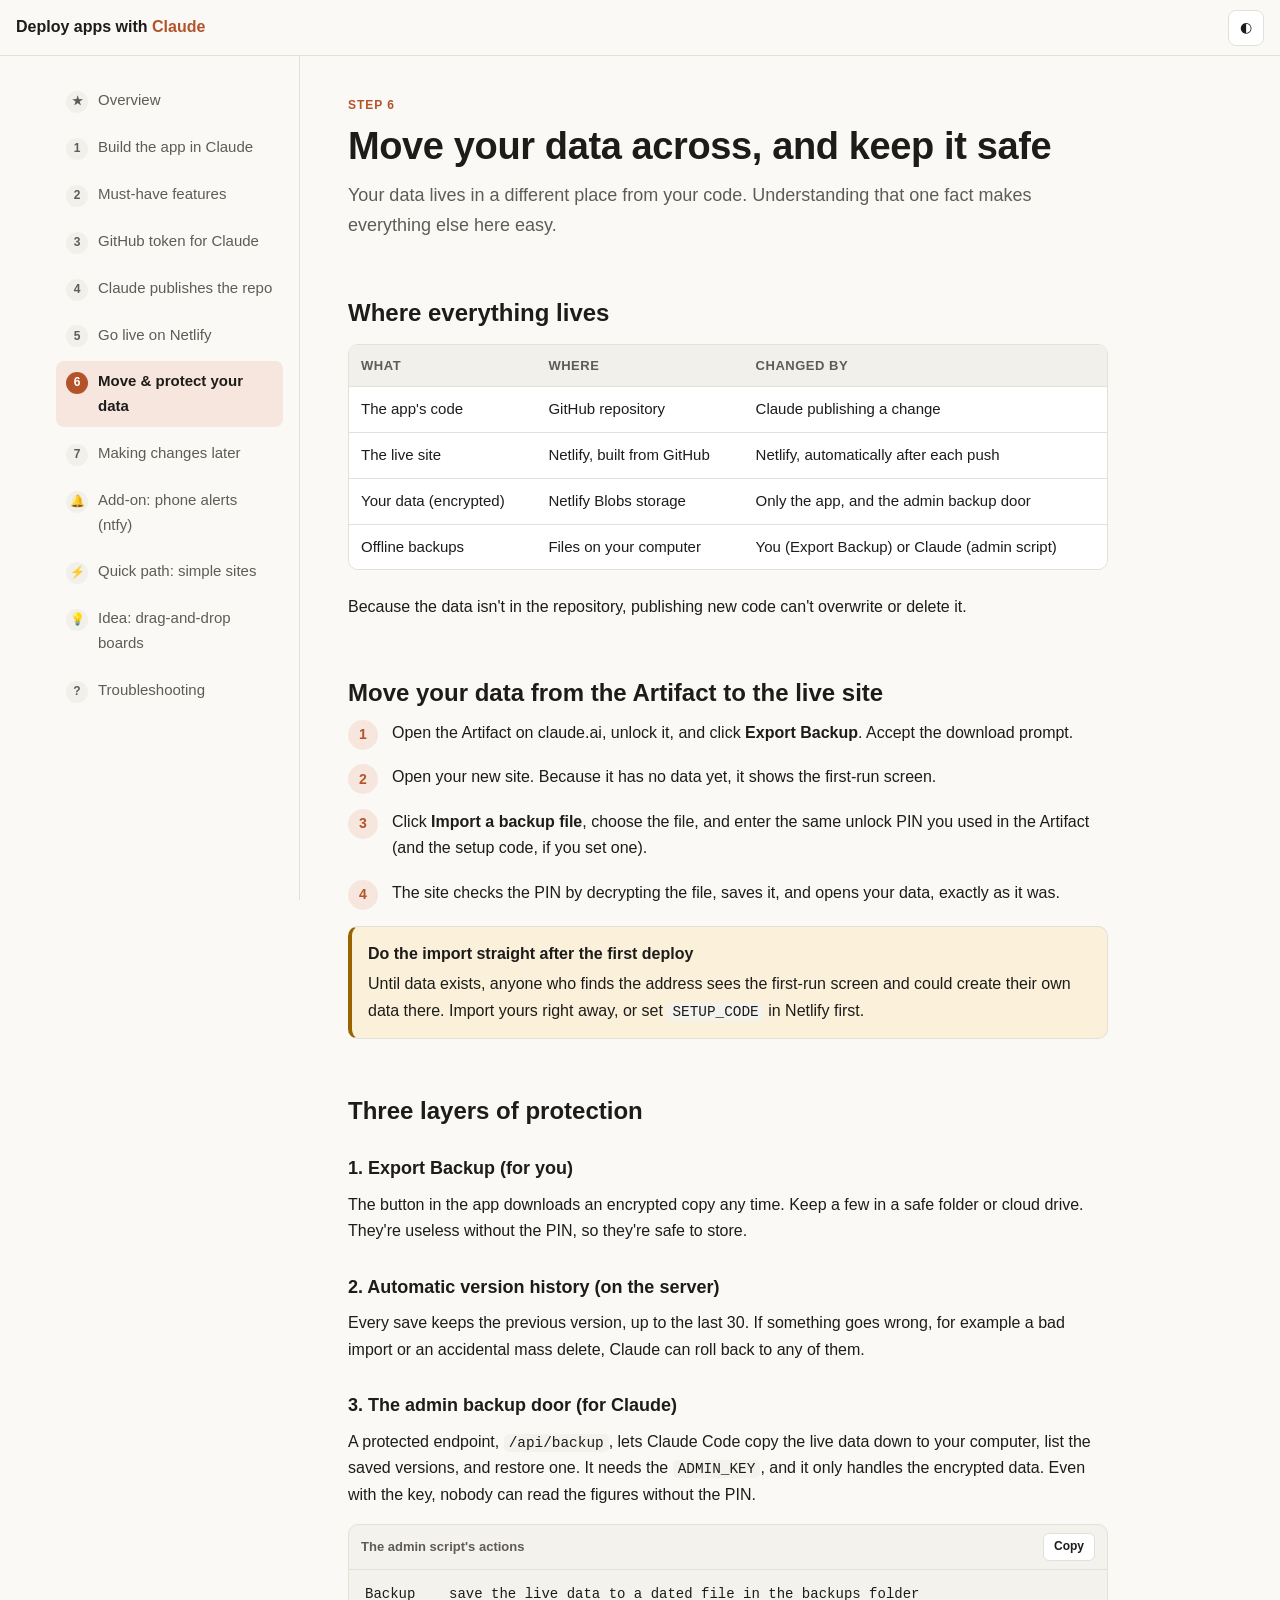
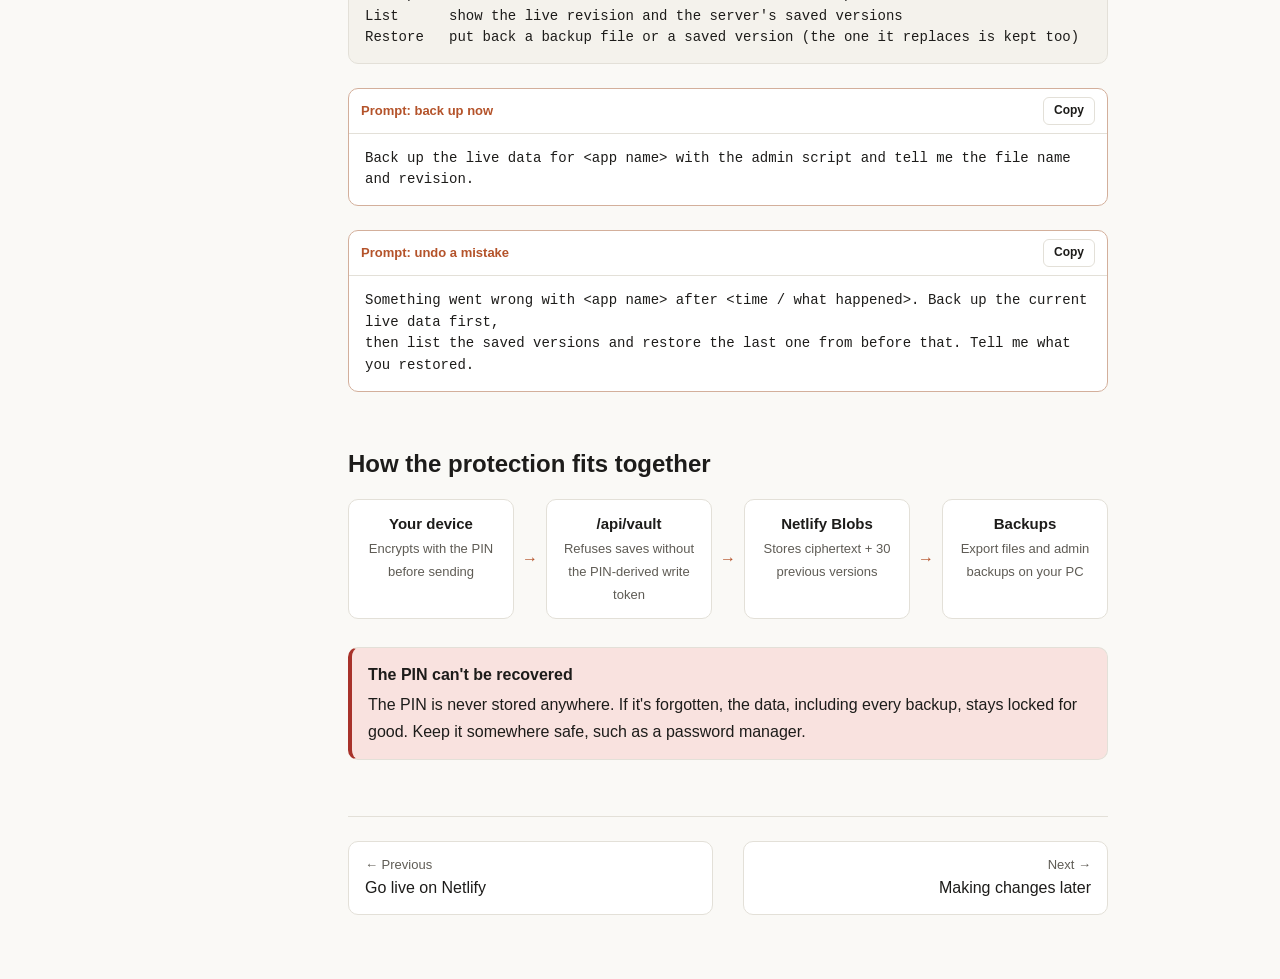
<file: data.html>
<!doctype html>
<html lang="en">
<head>
<meta charset="utf-8">
<meta name="viewport" content="width=device-width, initial-scale=1">
<title>Move and Protect Your Data</title>
<link rel="stylesheet" href="style.css">
</head>
<body>
<div class="layout">
<nav class="sidebar" aria-label="Steps"></nav>
<main><div class="content">

<p class="eyebrow">Step 6</p>
<h1>Move your data across, and keep it safe</h1>
<p class="lead">Your data lives in a different place from your code. Understanding that one fact makes everything else here easy.</p>

<h2>Where everything lives</h2>
<div class="table-wrap"><table>
  <thead><tr><th>What</th><th>Where</th><th>Changed by</th></tr></thead>
  <tbody>
    <tr><td>The app's code</td><td>GitHub repository</td><td>Claude publishing a change</td></tr>
    <tr><td>The live site</td><td>Netlify, built from GitHub</td><td>Netlify, automatically after each push</td></tr>
    <tr><td>Your data (encrypted)</td><td>Netlify Blobs storage</td><td>Only the app, and the admin backup door</td></tr>
    <tr><td>Offline backups</td><td>Files on your computer</td><td>You (Export Backup) or Claude (admin script)</td></tr>
  </tbody>
</table></div>
<p>Because the data isn't in the repository, publishing new code can't overwrite or delete it.</p>

<h2>Move your data from the Artifact to the live site</h2>
<ol class="steps">
  <li>Open the Artifact on claude.ai, unlock it, and click <strong>Export Backup</strong>. Accept the download prompt.</li>
  <li>Open your new site. Because it has no data yet, it shows the first-run screen.</li>
  <li>Click <strong>Import a backup file</strong>, choose the file, and enter the same unlock PIN you used in the Artifact (and the setup code, if you set one).</li>
  <li>The site checks the PIN by decrypting the file, saves it, and opens your data, exactly as it was.</li>
</ol>
<div class="callout warn"><span class="title">Do the import straight after the first deploy</span>Until data exists, anyone who finds the address sees the first-run screen and could create their own data there. Import yours right away, or set <code>SETUP_CODE</code> in Netlify first.</div>

<h2>Three layers of protection</h2>
<h3>1. Export Backup (for you)</h3>
<p>The button in the app downloads an encrypted copy any time. Keep a few in a safe folder or cloud drive. They're useless without the PIN, so they're safe to store.</p>

<h3>2. Automatic version history (on the server)</h3>
<p>Every save keeps the previous version, up to the last 30. If something goes wrong, for example a bad import or an accidental mass delete, Claude can roll back to any of them.</p>

<h3>3. The admin backup door (for Claude)</h3>
<p>A protected endpoint, <code>/api/backup</code>, lets Claude Code copy the live data down to your computer, list the saved versions, and restore one. It needs the <code>ADMIN_KEY</code>, and it only handles the encrypted data. Even with the key, nobody can read the figures without the PIN.</p>
<div class="block"><div class="label">The admin script's actions</div><pre>Backup    save the live data to a dated file in the backups folder
List      show the live revision and the server's saved versions
Restore   put back a backup file or a saved version (the one it replaces is kept too)</pre></div>
<div class="block prompt"><div class="label">Prompt: back up now</div><pre>Back up the live data for &lt;app name&gt; with the admin script and tell me the file name and revision.</pre></div>
<div class="block prompt"><div class="label">Prompt: undo a mistake</div><pre>Something went wrong with &lt;app name&gt; after &lt;time / what happened&gt;. Back up the current live data first,
then list the saved versions and restore the last one from before that. Tell me what you restored.</pre></div>

<h2>How the protection fits together</h2>
<div class="flow" aria-label="How data is protected">
  <div class="node"><b>Your device</b><span>Encrypts with the PIN before sending</span></div>
  <div class="arrow" aria-hidden="true">→</div>
  <div class="node"><b>/api/vault</b><span>Refuses saves without the PIN-derived write token</span></div>
  <div class="arrow" aria-hidden="true">→</div>
  <div class="node"><b>Netlify Blobs</b><span>Stores ciphertext + 30 previous versions</span></div>
  <div class="arrow" aria-hidden="true">→</div>
  <div class="node"><b>Backups</b><span>Export files and admin backups on your PC</span></div>
</div>

<div class="callout danger"><span class="title">The PIN can't be recovered</span>The PIN is never stored anywhere. If it's forgotten, the data, including every backup, stays locked for good. Keep it somewhere safe, such as a password manager.</div>

</div></main>
</div>
<script src="site.js"></script>
</body>
</html>
</file>
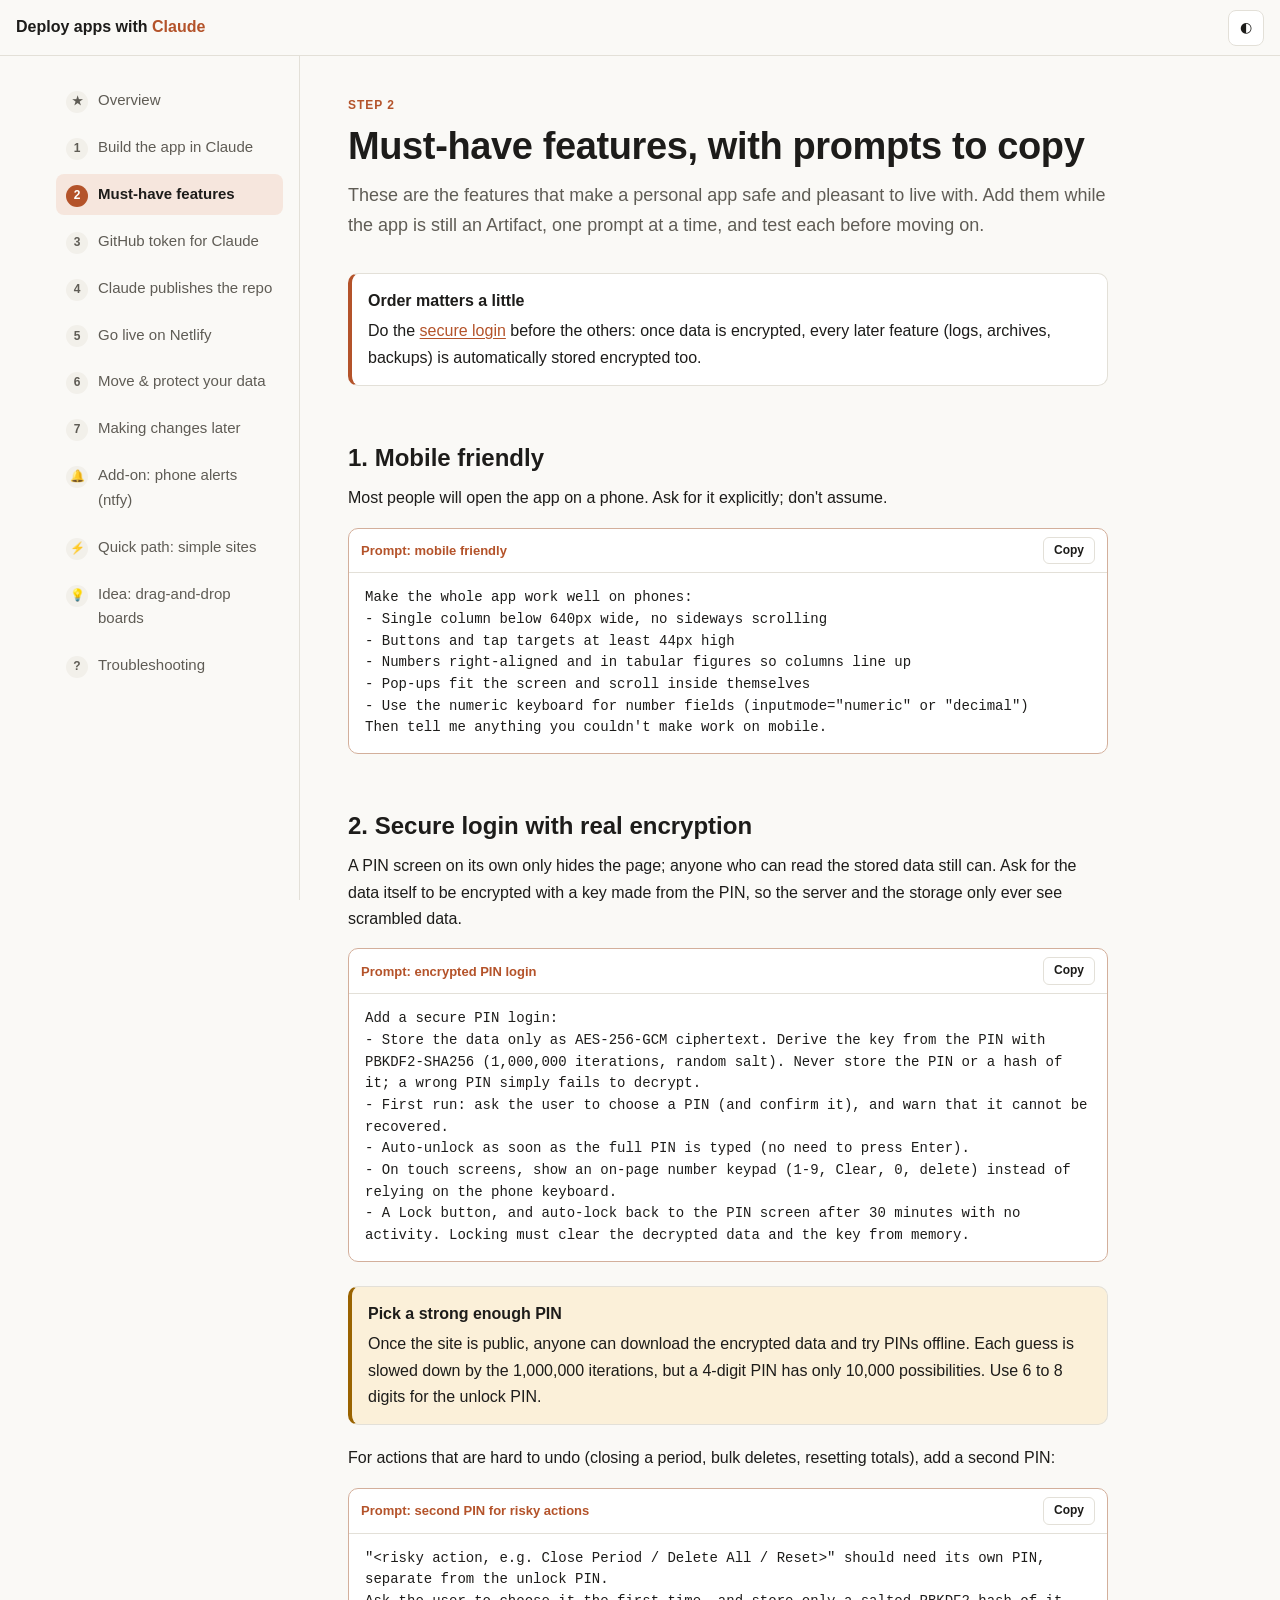
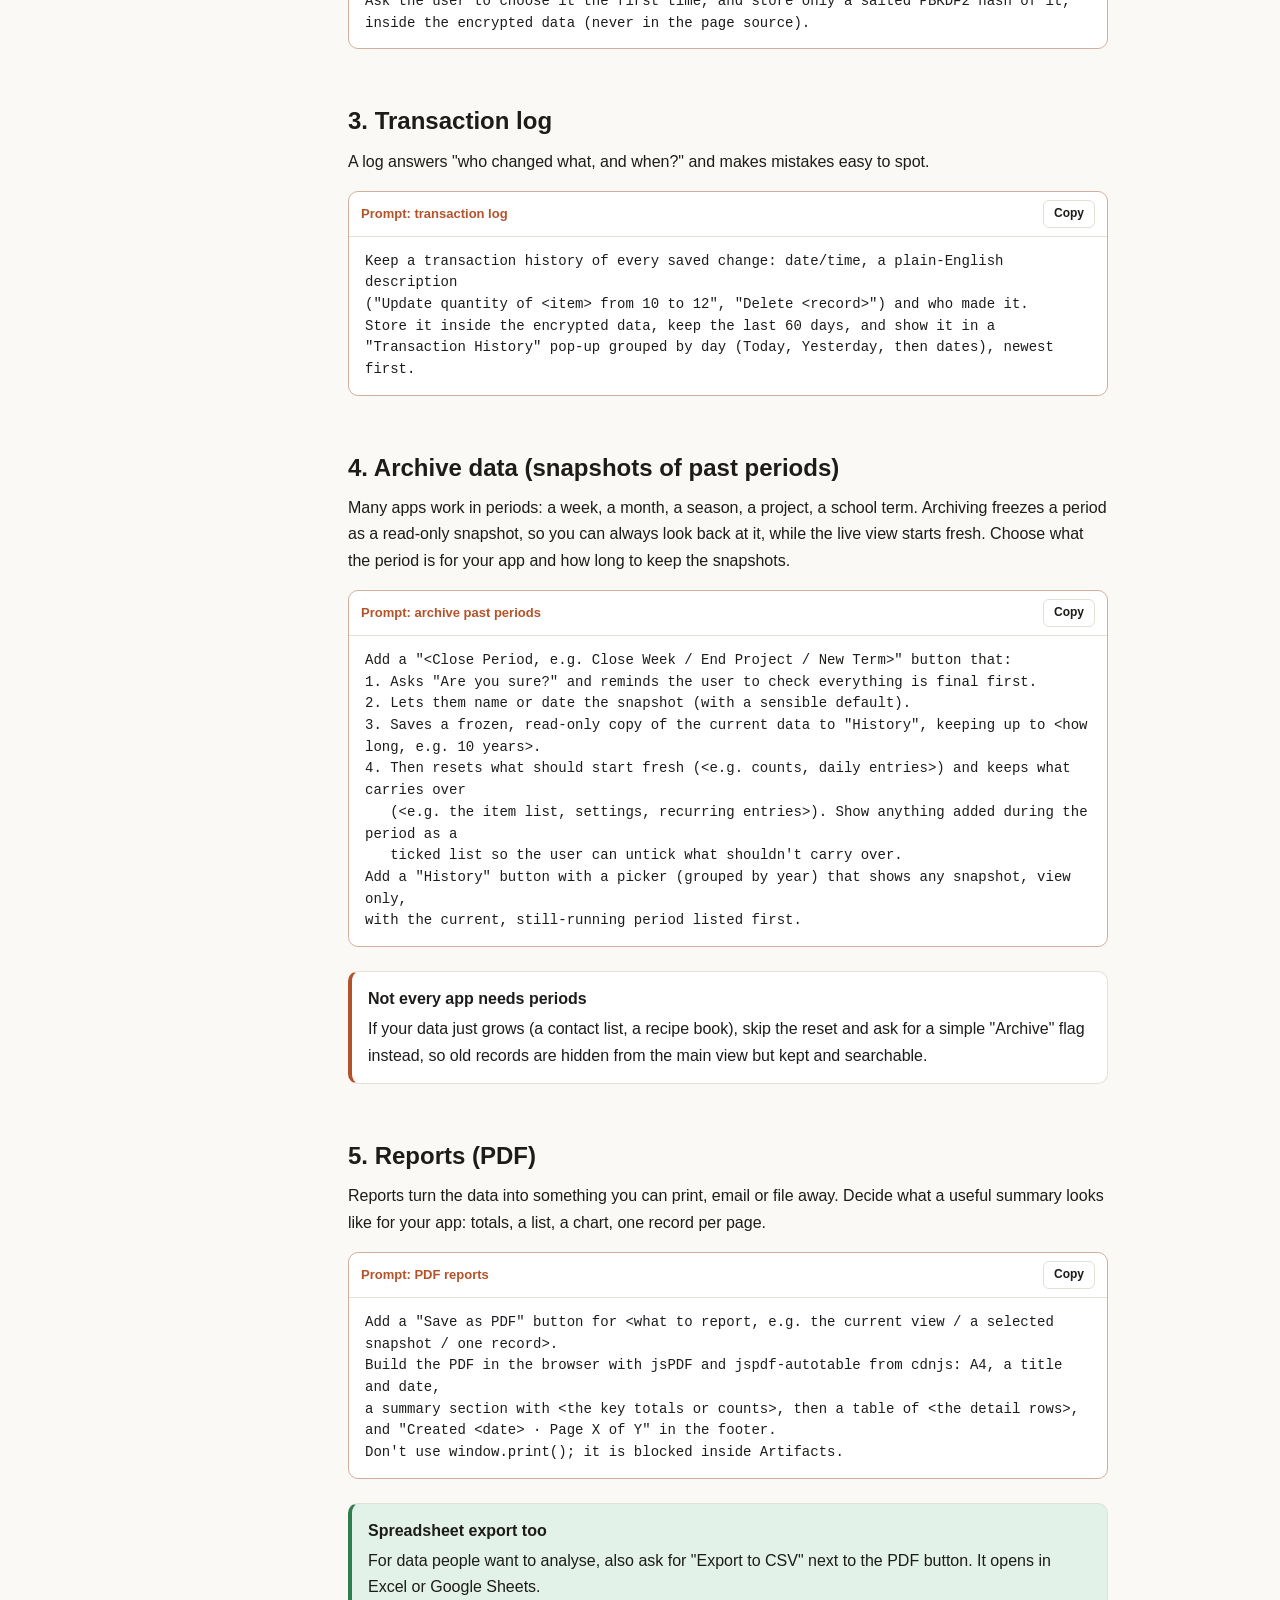
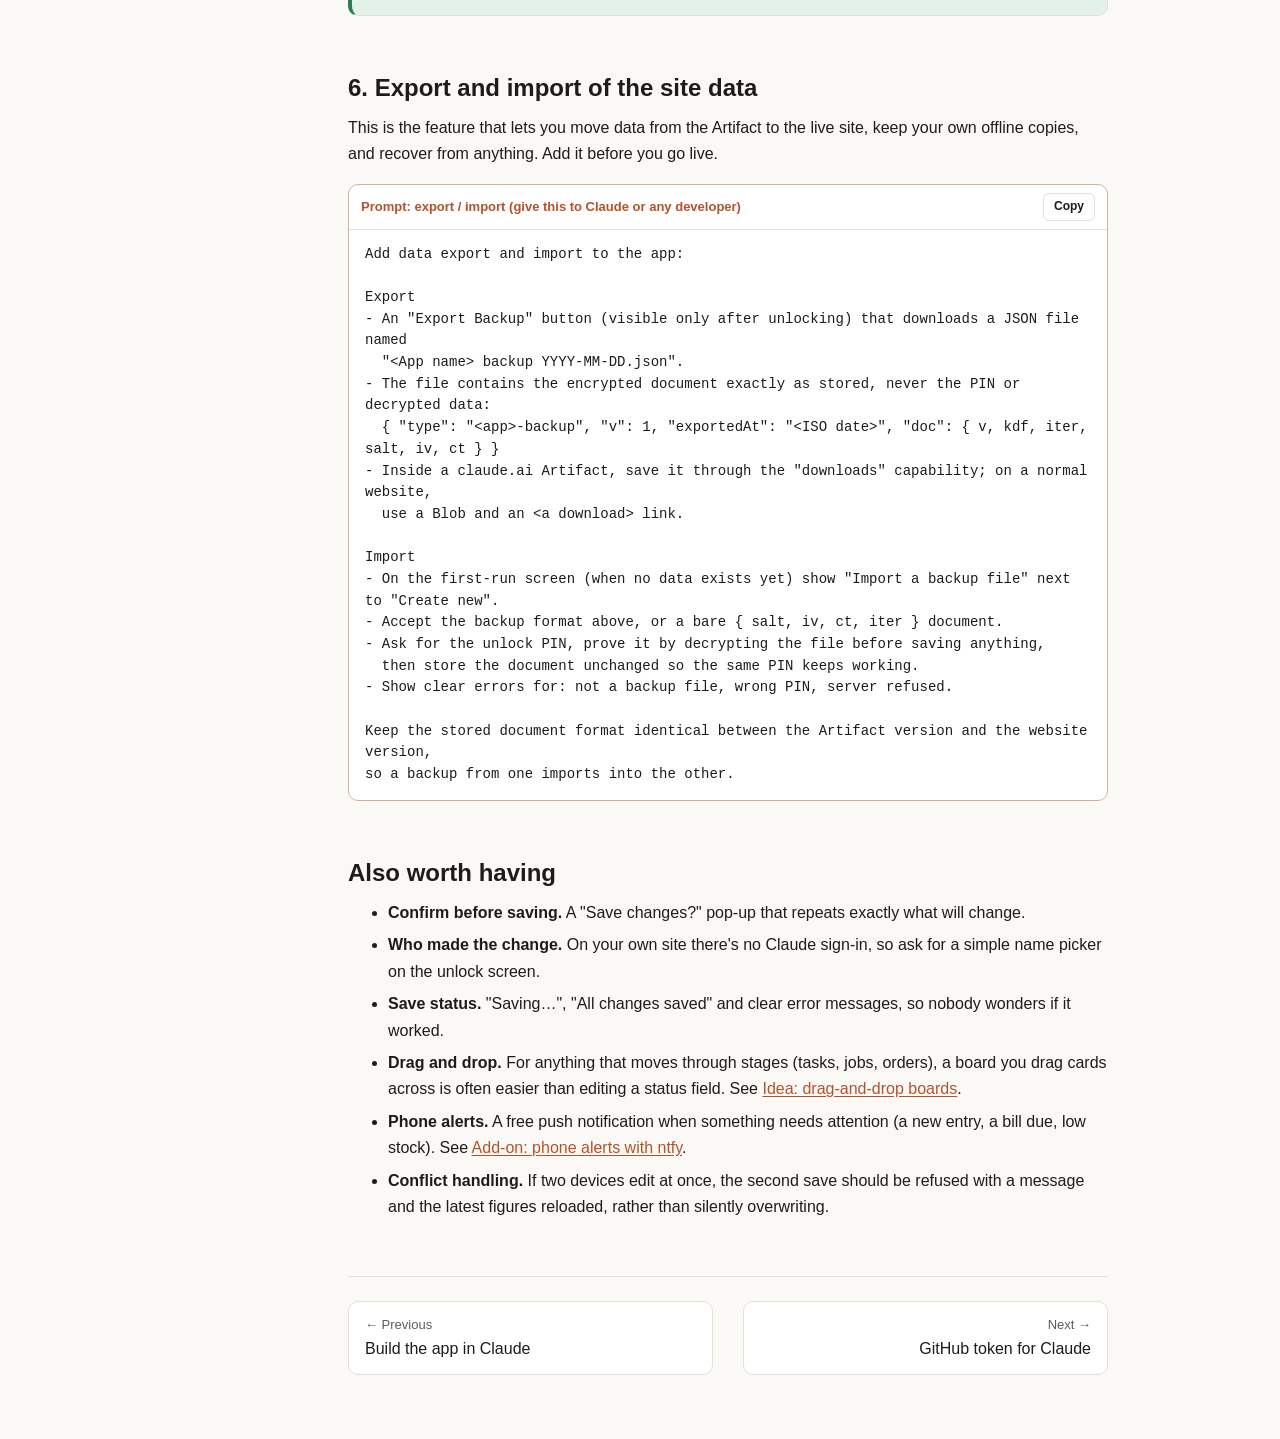
<file: features.html>
<!doctype html>
<html lang="en">
<head>
<meta charset="utf-8">
<meta name="viewport" content="width=device-width, initial-scale=1">
<title>Must-Have App Features</title>
<link rel="stylesheet" href="style.css">
</head>
<body>
<div class="layout">
<nav class="sidebar" aria-label="Steps"></nav>
<main><div class="content">

<p class="eyebrow">Step 2</p>
<h1>Must-have features, with prompts to copy</h1>
<p class="lead">These are the features that make a personal app safe and pleasant to live with. Add them while the app is still an Artifact, one prompt at a time, and test each before moving on.</p>

<div class="callout"><span class="title">Order matters a little</span>Do the <a href="#login">secure login</a> before the others: once data is encrypted, every later feature (logs, archives, backups) is automatically stored encrypted too.</div>

<h2 id="mobile">1. Mobile friendly</h2>
<p>Most people will open the app on a phone. Ask for it explicitly; don't assume.</p>
<div class="block prompt"><div class="label">Prompt: mobile friendly</div><pre>Make the whole app work well on phones:
- Single column below 640px wide, no sideways scrolling
- Buttons and tap targets at least 44px high
- Numbers right-aligned and in tabular figures so columns line up
- Pop-ups fit the screen and scroll inside themselves
- Use the numeric keyboard for number fields (inputmode="numeric" or "decimal")
Then tell me anything you couldn't make work on mobile.</pre></div>

<h2 id="login">2. Secure login with real encryption</h2>
<p>A PIN screen on its own only hides the page; anyone who can read the stored data still can. Ask for the data itself to be encrypted with a key made from the PIN, so the server and the storage only ever see scrambled data.</p>
<div class="block prompt"><div class="label">Prompt: encrypted PIN login</div><pre>Add a secure PIN login:
- Store the data only as AES-256-GCM ciphertext. Derive the key from the PIN with PBKDF2-SHA256 (1,000,000 iterations, random salt). Never store the PIN or a hash of it; a wrong PIN simply fails to decrypt.
- First run: ask the user to choose a PIN (and confirm it), and warn that it cannot be recovered.
- Auto-unlock as soon as the full PIN is typed (no need to press Enter).
- On touch screens, show an on-page number keypad (1-9, Clear, 0, delete) instead of relying on the phone keyboard.
- A Lock button, and auto-lock back to the PIN screen after 30 minutes with no activity. Locking must clear the decrypted data and the key from memory.</pre></div>
<div class="callout warn"><span class="title">Pick a strong enough PIN</span>Once the site is public, anyone can download the encrypted data and try PINs offline. Each guess is slowed down by the 1,000,000 iterations, but a 4-digit PIN has only 10,000 possibilities. Use 6 to 8 digits for the unlock PIN.</div>
<p>For actions that are hard to undo (closing a period, bulk deletes, resetting totals), add a second PIN:</p>
<div class="block prompt"><div class="label">Prompt: second PIN for risky actions</div><pre>"&lt;risky action, e.g. Close Period / Delete All / Reset&gt;" should need its own PIN, separate from the unlock PIN.
Ask the user to choose it the first time, and store only a salted PBKDF2 hash of it,
inside the encrypted data (never in the page source).</pre></div>

<h2 id="logs">3. Transaction log</h2>
<p>A log answers "who changed what, and when?" and makes mistakes easy to spot.</p>
<div class="block prompt"><div class="label">Prompt: transaction log</div><pre>Keep a transaction history of every saved change: date/time, a plain-English description
("Update quantity of &lt;item&gt; from 10 to 12", "Delete &lt;record&gt;") and who made it.
Store it inside the encrypted data, keep the last 60 days, and show it in a
"Transaction History" pop-up grouped by day (Today, Yesterday, then dates), newest first.</pre></div>

<h2 id="archive">4. Archive data (snapshots of past periods)</h2>
<p>Many apps work in periods: a week, a month, a season, a project, a school term. Archiving freezes a period as a read-only snapshot, so you can always look back at it, while the live view starts fresh. Choose what the period is for your app and how long to keep the snapshots.</p>
<div class="block prompt"><div class="label">Prompt: archive past periods</div><pre>Add a "&lt;Close Period, e.g. Close Week / End Project / New Term&gt;" button that:
1. Asks "Are you sure?" and reminds the user to check everything is final first.
2. Lets them name or date the snapshot (with a sensible default).
3. Saves a frozen, read-only copy of the current data to "History", keeping up to &lt;how long, e.g. 10 years&gt;.
4. Then resets what should start fresh (&lt;e.g. counts, daily entries&gt;) and keeps what carries over
   (&lt;e.g. the item list, settings, recurring entries&gt;). Show anything added during the period as a
   ticked list so the user can untick what shouldn't carry over.
Add a "History" button with a picker (grouped by year) that shows any snapshot, view only,
with the current, still-running period listed first.</pre></div>
<div class="callout"><span class="title">Not every app needs periods</span>If your data just grows (a contact list, a recipe book), skip the reset and ask for a simple "Archive" flag instead, so old records are hidden from the main view but kept and searchable.</div>

<h2 id="reports">5. Reports (PDF)</h2>
<p>Reports turn the data into something you can print, email or file away. Decide what a useful summary looks like for your app: totals, a list, a chart, one record per page.</p>
<div class="block prompt"><div class="label">Prompt: PDF reports</div><pre>Add a "Save as PDF" button for &lt;what to report, e.g. the current view / a selected snapshot / one record&gt;.
Build the PDF in the browser with jsPDF and jspdf-autotable from cdnjs: A4, a title and date,
a summary section with &lt;the key totals or counts&gt;, then a table of &lt;the detail rows&gt;,
and "Created &lt;date&gt; · Page X of Y" in the footer.
Don't use window.print(); it is blocked inside Artifacts.</pre></div>
<div class="callout tip"><span class="title">Spreadsheet export too</span>For data people want to analyse, also ask for "Export to CSV" next to the PDF button. It opens in Excel or Google Sheets.</div>

<h2 id="export">6. Export and import of the site data</h2>
<p>This is the feature that lets you move data from the Artifact to the live site, keep your own offline copies, and recover from anything. Add it before you go live.</p>
<div class="block prompt"><div class="label">Prompt: export / import (give this to Claude or any developer)</div><pre>Add data export and import to the app:

Export
- An "Export Backup" button (visible only after unlocking) that downloads a JSON file named
  "&lt;App name&gt; backup YYYY-MM-DD.json".
- The file contains the encrypted document exactly as stored, never the PIN or decrypted data:
  { "type": "&lt;app&gt;-backup", "v": 1, "exportedAt": "&lt;ISO date&gt;", "doc": { v, kdf, iter, salt, iv, ct } }
- Inside a claude.ai Artifact, save it through the "downloads" capability; on a normal website,
  use a Blob and an &lt;a download&gt; link.

Import
- On the first-run screen (when no data exists yet) show "Import a backup file" next to "Create new".
- Accept the backup format above, or a bare { salt, iv, ct, iter } document.
- Ask for the unlock PIN, prove it by decrypting the file before saving anything,
  then store the document unchanged so the same PIN keeps working.
- Show clear errors for: not a backup file, wrong PIN, server refused.

Keep the stored document format identical between the Artifact version and the website version,
so a backup from one imports into the other.</pre></div>

<h2 id="also">Also worth having</h2>
<ul>
  <li><strong>Confirm before saving.</strong> A "Save changes?" pop-up that repeats exactly what will change.</li>
  <li><strong>Who made the change.</strong> On your own site there's no Claude sign-in, so ask for a simple name picker on the unlock screen.</li>
  <li><strong>Save status.</strong> "Saving…", "All changes saved" and clear error messages, so nobody wonders if it worked.</li>
  <li><strong>Drag and drop.</strong> For anything that moves through stages (tasks, jobs, orders), a board you drag cards across is often easier than editing a status field. See <a href="kanban.html">Idea: drag-and-drop boards</a>.</li>
  <li><strong>Phone alerts.</strong> A free push notification when something needs attention (a new entry, a bill due, low stock). See <a href="alerts.html">Add-on: phone alerts with ntfy</a>.</li>
  <li><strong>Conflict handling.</strong> If two devices edit at once, the second save should be refused with a message and the latest figures reloaded, rather than silently overwriting.</li>
</ul>

</div></main>
</div>
<script src="site.js"></script>
</body>
</html>
</file>
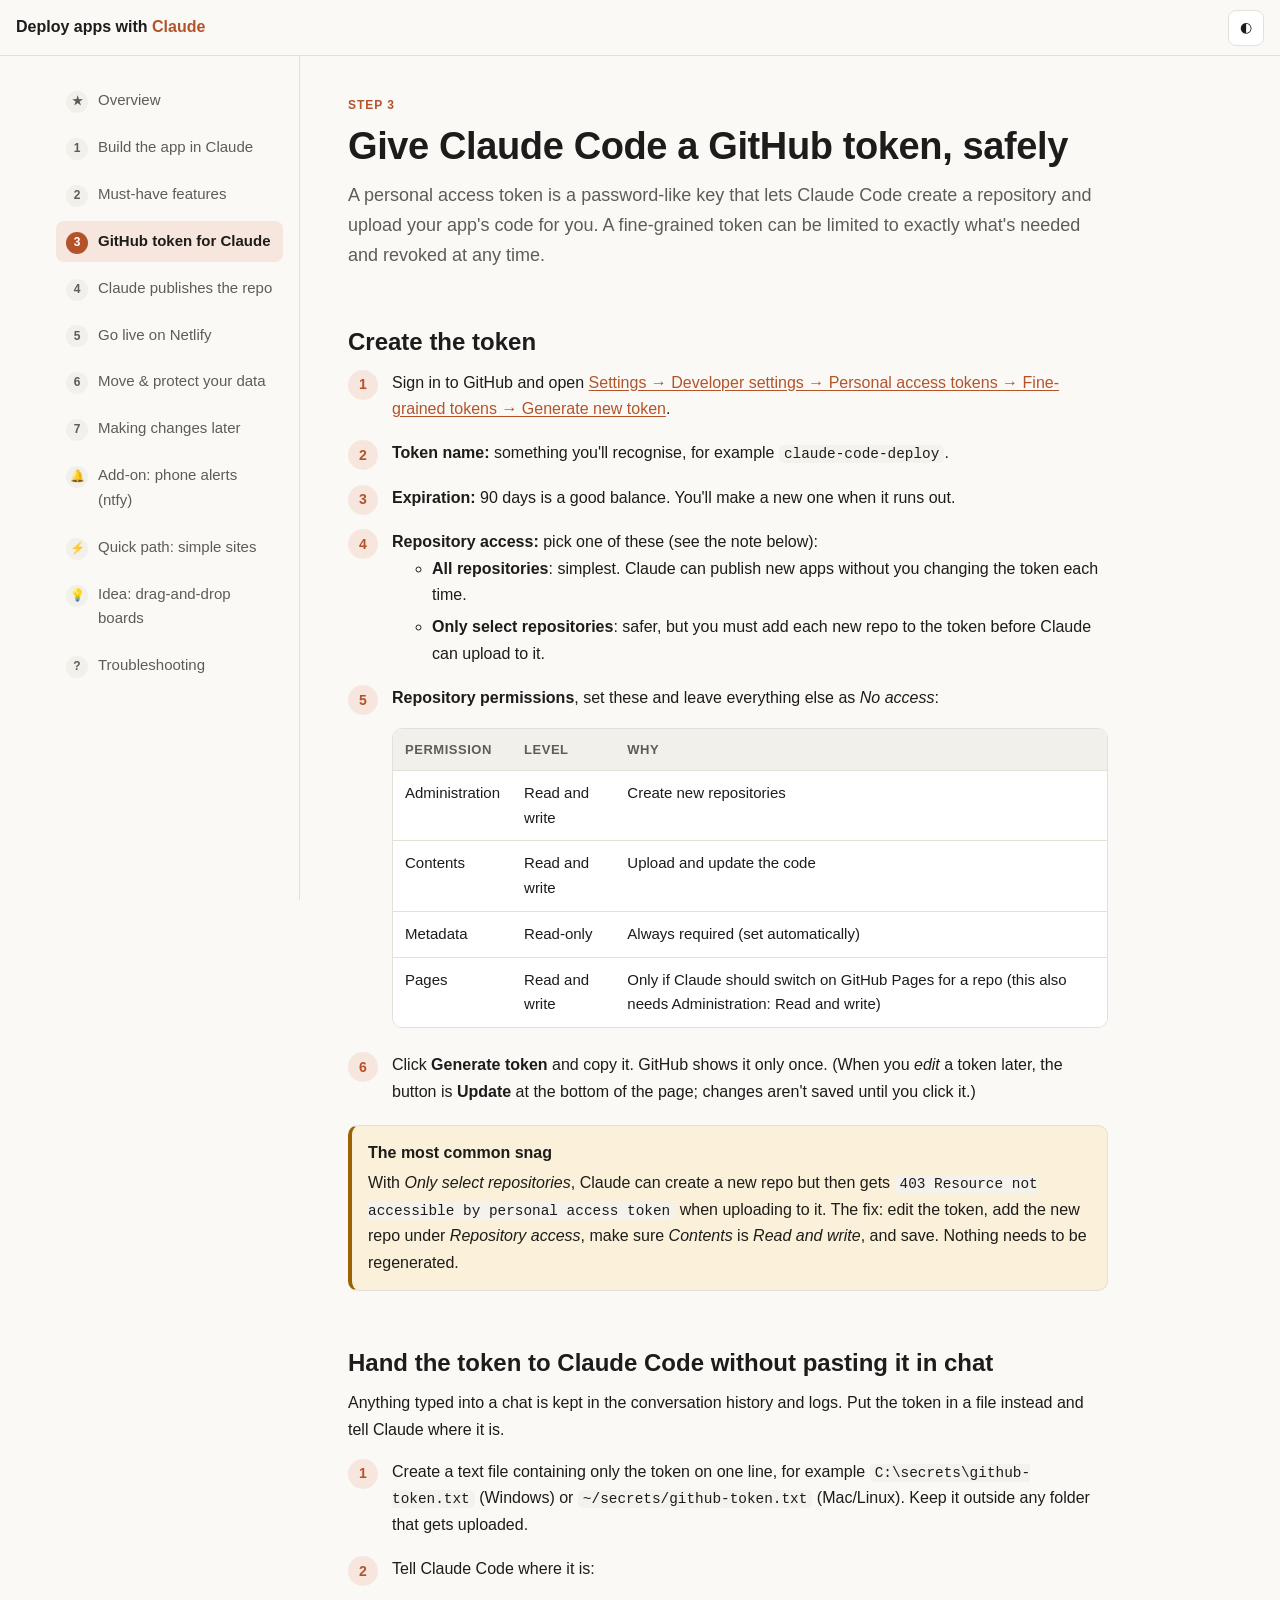
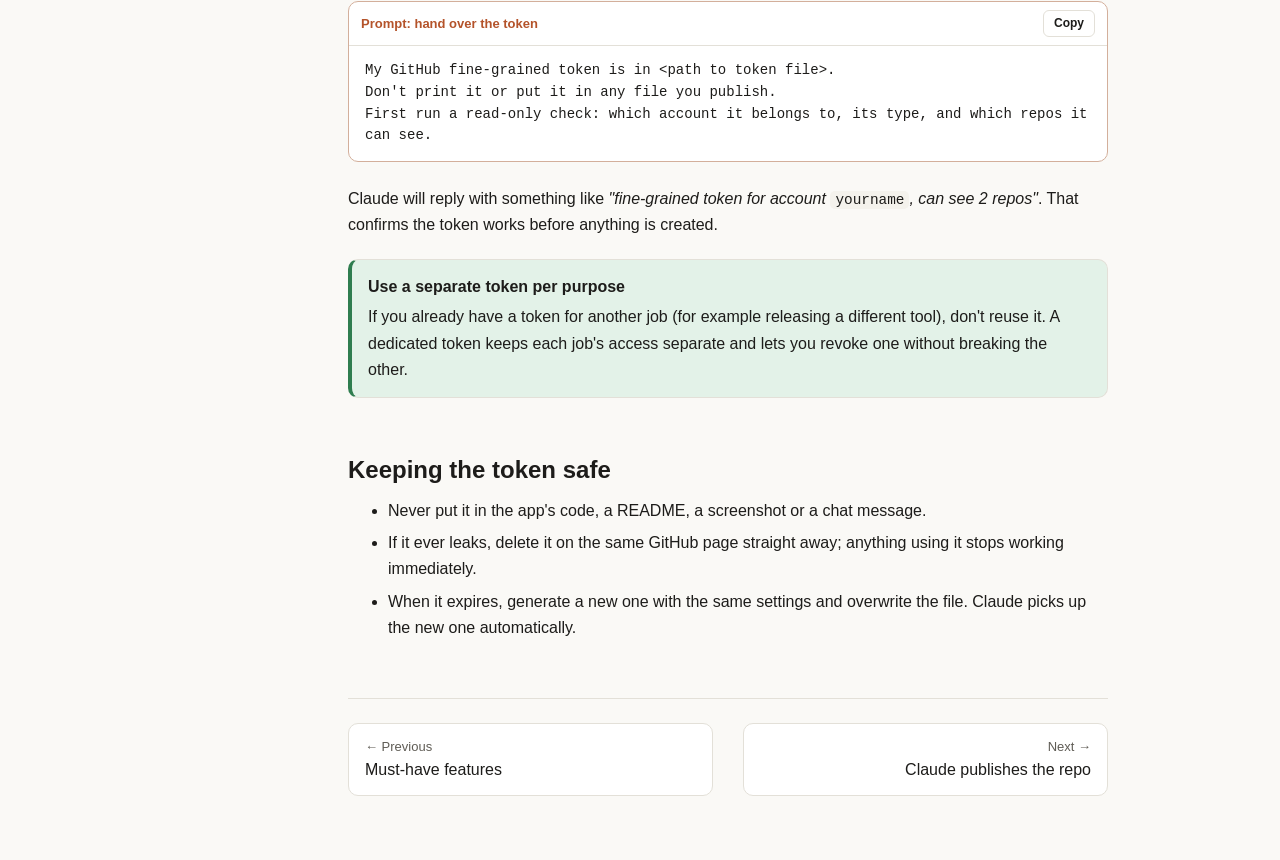
<file: github.html>
<!doctype html>
<html lang="en">
<head>
<meta charset="utf-8">
<meta name="viewport" content="width=device-width, initial-scale=1">
<title>GitHub Token for Claude</title>
<link rel="stylesheet" href="style.css">
</head>
<body>
<div class="layout">
<nav class="sidebar" aria-label="Steps"></nav>
<main><div class="content">

<p class="eyebrow">Step 3</p>
<h1>Give Claude Code a GitHub token, safely</h1>
<p class="lead">A personal access token is a password-like key that lets Claude Code create a repository and upload your app's code for you. A fine-grained token can be limited to exactly what's needed and revoked at any time.</p>

<h2>Create the token</h2>
<ol class="steps">
  <li>Sign in to GitHub and open <a href="https://github.com/settings/personal-access-tokens/new">Settings → Developer settings → Personal access tokens → Fine-grained tokens → Generate new token</a>.</li>
  <li><strong>Token name:</strong> something you'll recognise, for example <code>claude-code-deploy</code>.</li>
  <li><strong>Expiration:</strong> 90 days is a good balance. You'll make a new one when it runs out.</li>
  <li><strong>Repository access:</strong> pick one of these (see the note below):
    <ul>
      <li><strong>All repositories</strong>: simplest. Claude can publish new apps without you changing the token each time.</li>
      <li><strong>Only select repositories</strong>: safer, but you must add each new repo to the token before Claude can upload to it.</li>
    </ul>
  </li>
  <li><strong>Repository permissions</strong>, set these and leave everything else as <em>No access</em>:
    <div class="table-wrap"><table>
      <thead><tr><th>Permission</th><th>Level</th><th>Why</th></tr></thead>
      <tbody>
        <tr><td>Administration</td><td>Read and write</td><td>Create new repositories</td></tr>
        <tr><td>Contents</td><td>Read and write</td><td>Upload and update the code</td></tr>
        <tr><td>Metadata</td><td>Read-only</td><td>Always required (set automatically)</td></tr>
        <tr><td>Pages</td><td>Read and write</td><td>Only if Claude should switch on GitHub Pages for a repo (this also needs Administration: Read and write)</td></tr>
      </tbody>
    </table></div>
  </li>
  <li>Click <strong>Generate token</strong> and copy it. GitHub shows it only once. (When you <em>edit</em> a token later, the button is <strong>Update</strong> at the bottom of the page; changes aren't saved until you click it.)</li>
</ol>
<div class="callout warn"><span class="title">The most common snag</span>With <em>Only select repositories</em>, Claude can create a new repo but then gets <code>403 Resource not accessible by personal access token</code> when uploading to it. The fix: edit the token, add the new repo under <em>Repository access</em>, make sure <em>Contents</em> is <em>Read and write</em>, and save. Nothing needs to be regenerated.</div>

<h2>Hand the token to Claude Code without pasting it in chat</h2>
<p>Anything typed into a chat is kept in the conversation history and logs. Put the token in a file instead and tell Claude where it is.</p>
<ol class="steps">
  <li>Create a text file containing only the token on one line, for example <code>C:\secrets\github-token.txt</code> (Windows) or <code>~/secrets/github-token.txt</code> (Mac/Linux). Keep it outside any folder that gets uploaded.</li>
  <li>Tell Claude Code where it is:</li>
</ol>
<div class="block prompt"><div class="label">Prompt: hand over the token</div><pre>My GitHub fine-grained token is in &lt;path to token file&gt;.
Don't print it or put it in any file you publish.
First run a read-only check: which account it belongs to, its type, and which repos it can see.</pre></div>
<p>Claude will reply with something like <em>"fine-grained token for account <code>yourname</code>, can see 2 repos"</em>. That confirms the token works before anything is created.</p>

<div class="callout tip"><span class="title">Use a separate token per purpose</span>If you already have a token for another job (for example releasing a different tool), don't reuse it. A dedicated token keeps each job's access separate and lets you revoke one without breaking the other.</div>

<h2>Keeping the token safe</h2>
<ul>
  <li>Never put it in the app's code, a README, a screenshot or a chat message.</li>
  <li>If it ever leaks, delete it on the same GitHub page straight away; anything using it stops working immediately.</li>
  <li>When it expires, generate a new one with the same settings and overwrite the file. Claude picks up the new one automatically.</li>
</ul>

</div></main>
</div>
<script src="site.js"></script>
</body>
</html>
</file>
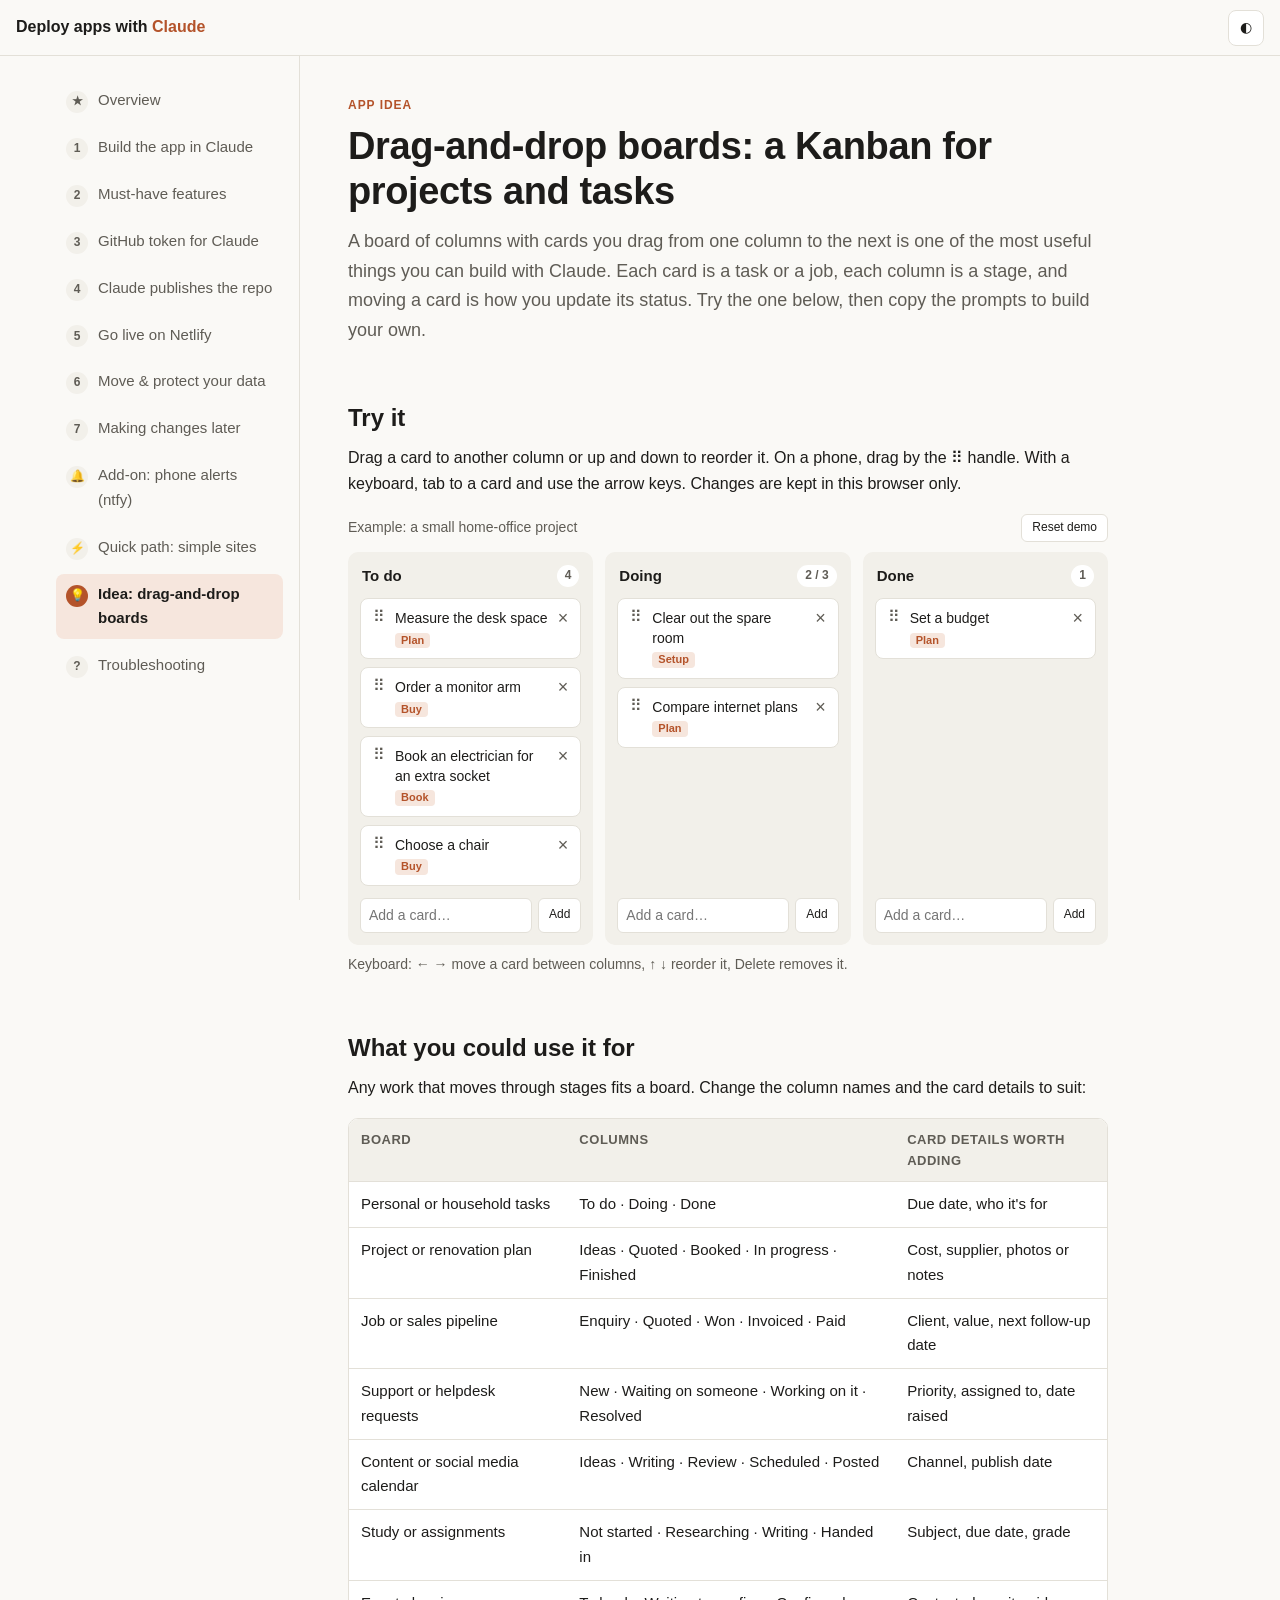
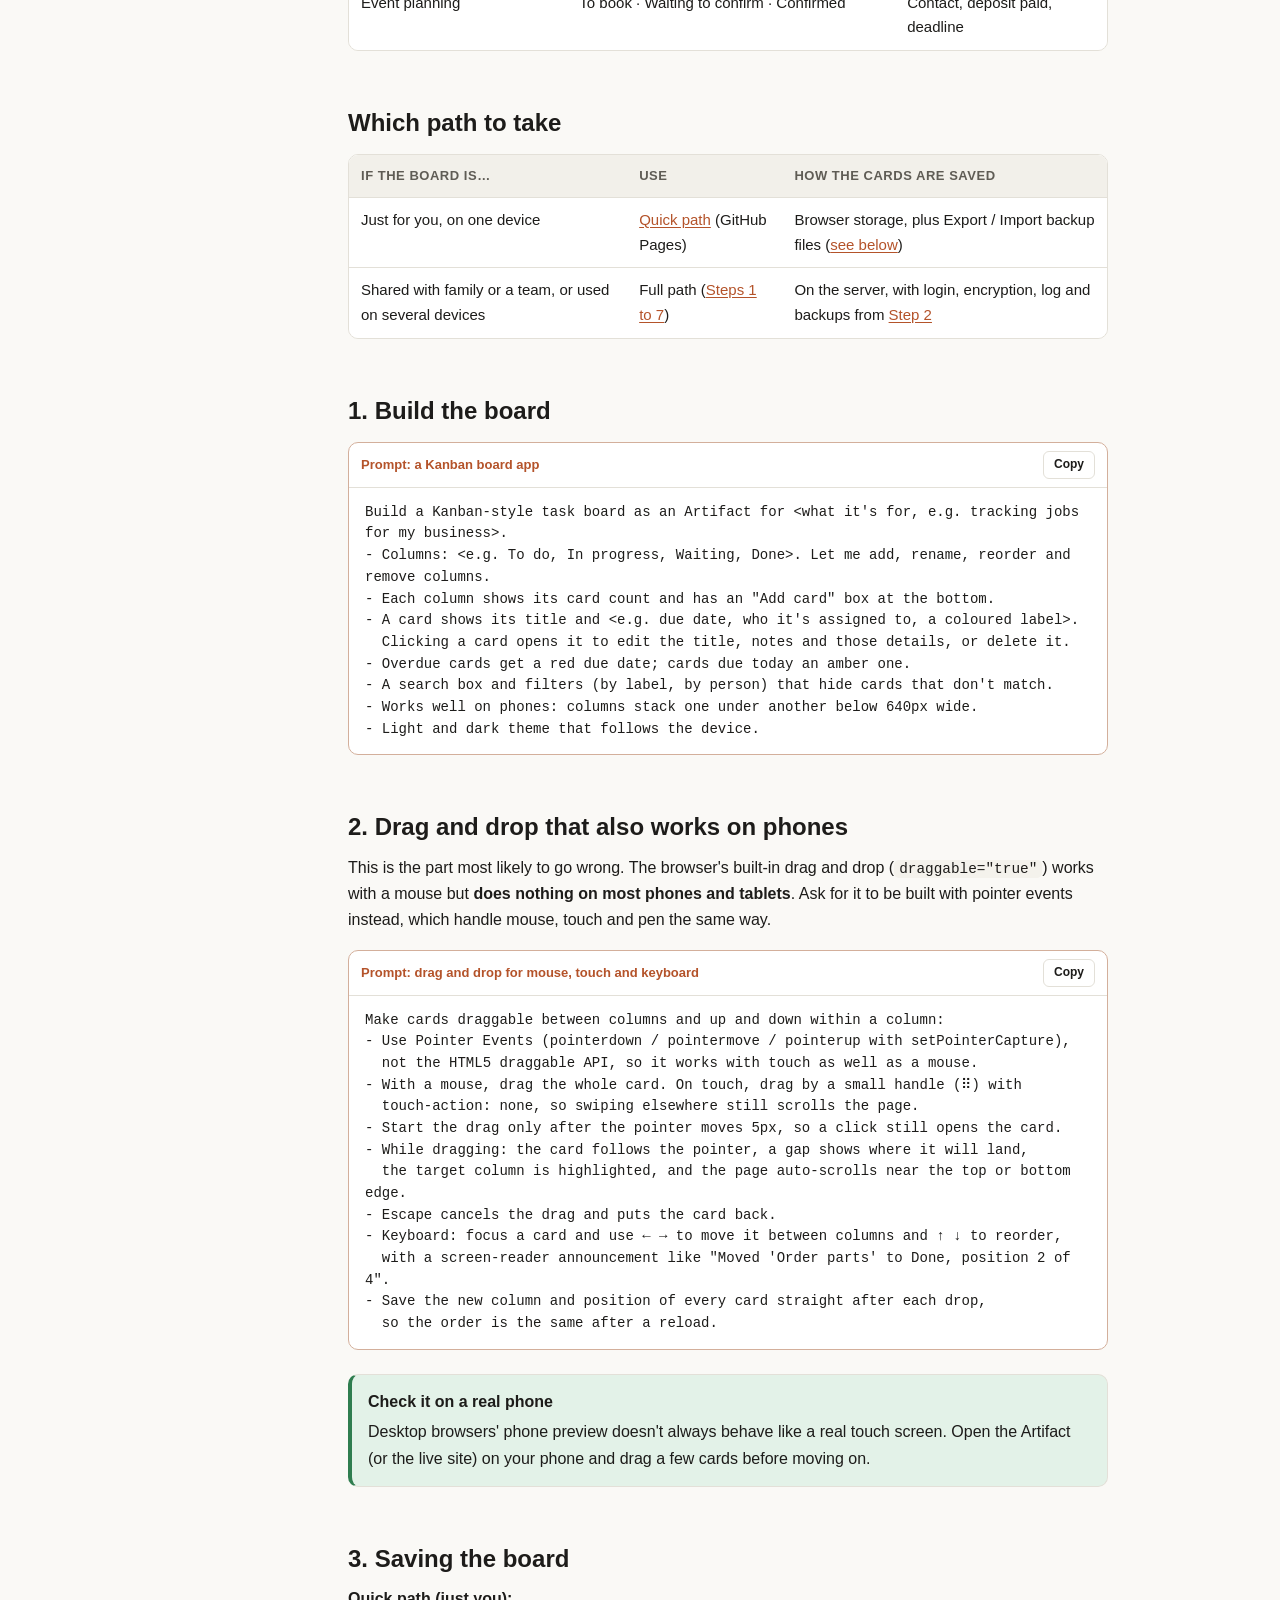
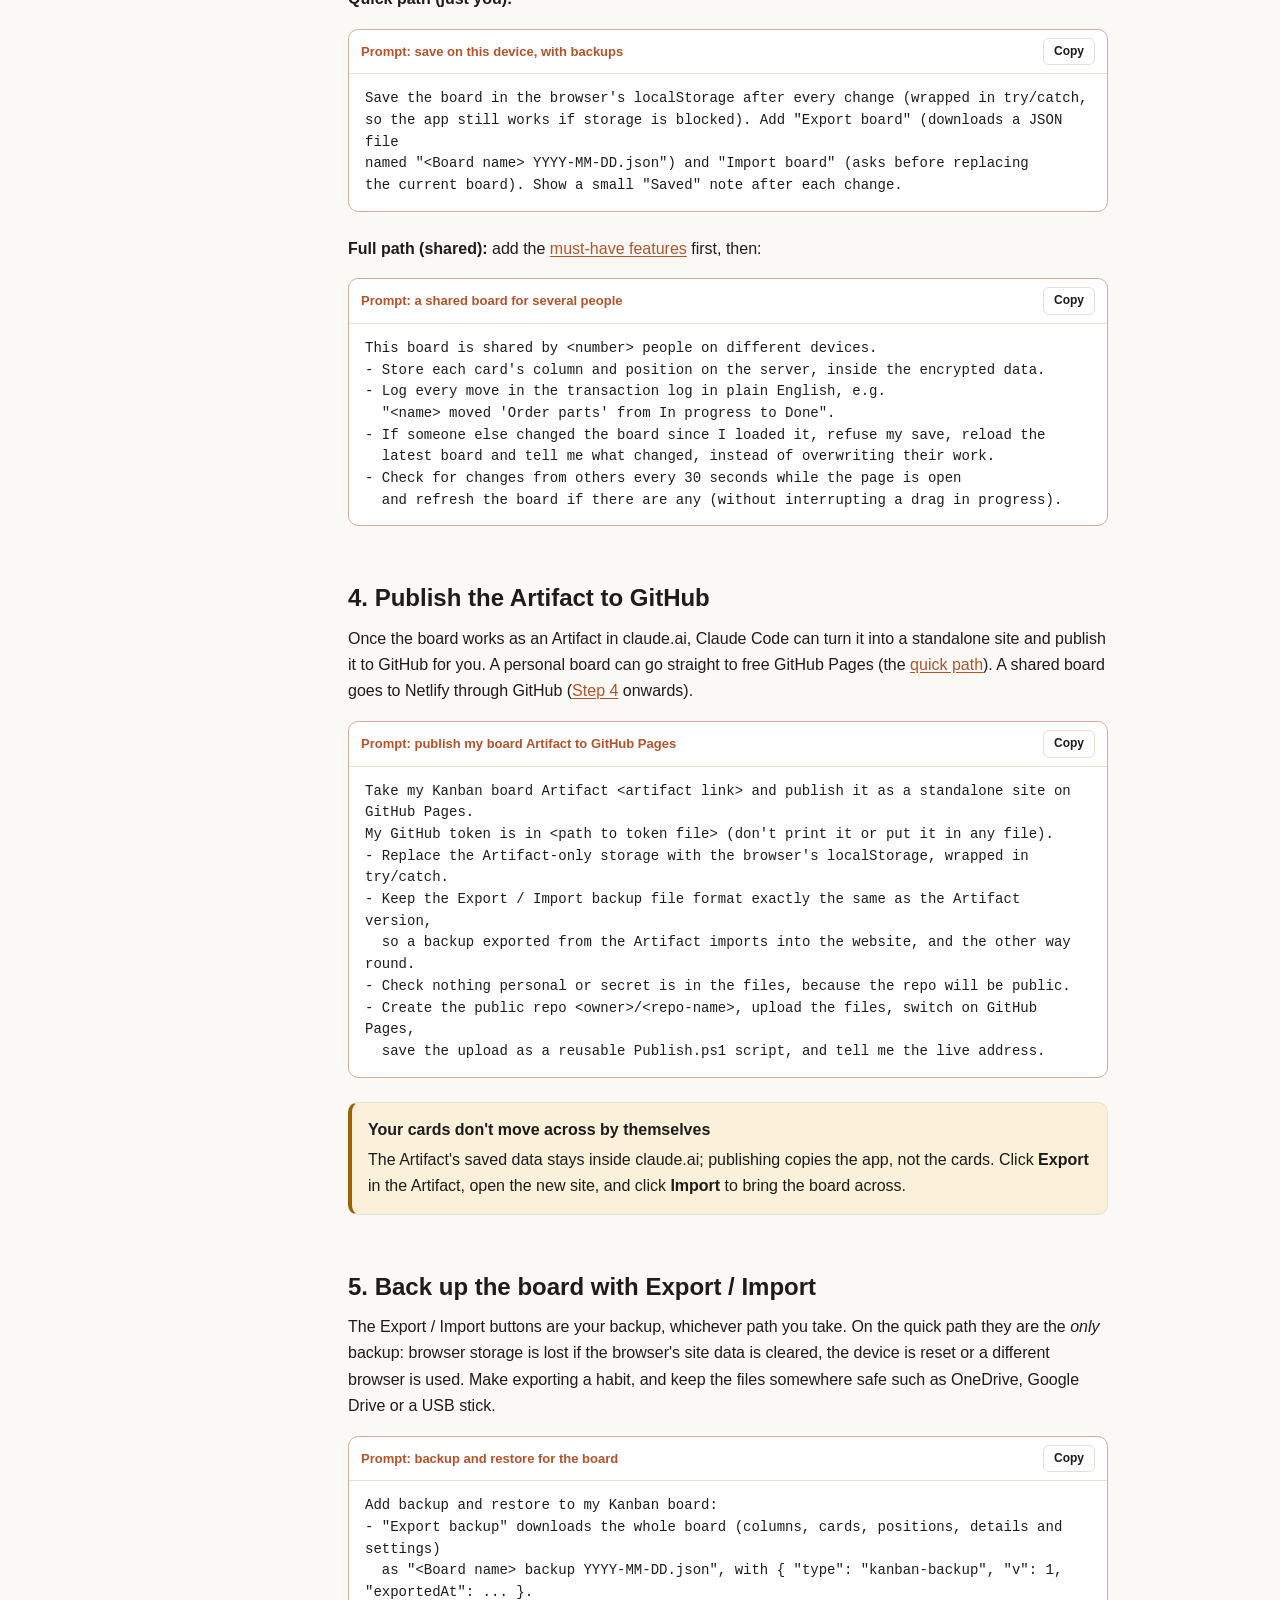
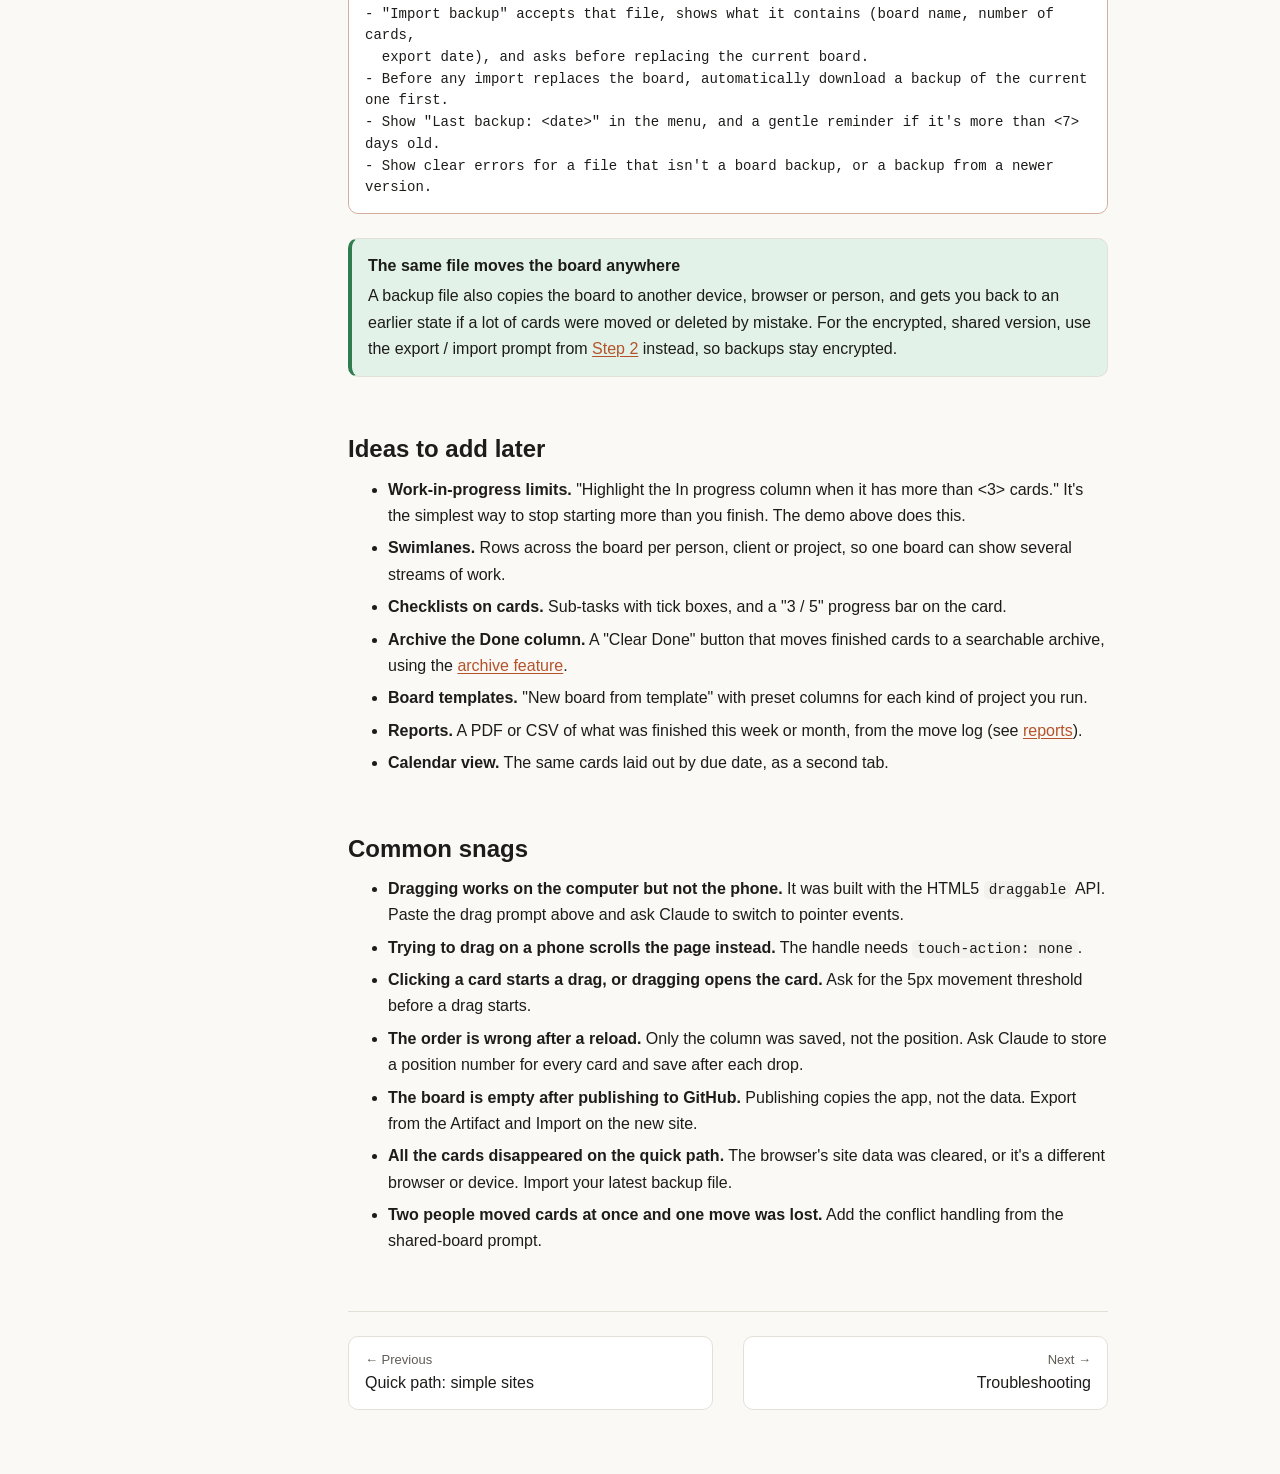
<file: kanban.html>
<!doctype html>
<html lang="en">
<head>
<meta charset="utf-8">
<meta name="viewport" content="width=device-width, initial-scale=1">
<title>Drag-and-Drop Boards</title>
<meta name="description" content="An app idea: a Kanban-style drag-and-drop board for projects and tasks, with a live demo and prompts to build your own with Claude.">
<link rel="stylesheet" href="style.css">
</head>
<body>
<div class="layout">
<nav class="sidebar" aria-label="Steps"></nav>
<main><div class="content">

<p class="eyebrow">App idea</p>
<h1>Drag-and-drop boards: a Kanban for projects and tasks</h1>
<p class="lead">A board of columns with cards you drag from one column to the next is one of the most useful things you can build with Claude. Each card is a task or a job, each column is a stage, and moving a card is how you update its status. Try the one below, then copy the prompts to build your own.</p>

<h2 id="try">Try it</h2>
<p>Drag a card to another column or up and down to reorder it. On a phone, drag by the <span aria-hidden="true">⠿</span> handle. With a keyboard, tab to a card and use the arrow keys. Changes are kept in this browser only.</p>

<div class="kb-toolbar">
  <span class="kb-hint">Example: a small home-office project</span>
  <button class="copy-btn" type="button" id="kb-reset">Reset demo</button>
</div>
<div class="kb-board" id="kb-board" aria-describedby="kb-help"></div>
<p id="kb-help" class="kb-hint">Keyboard: ← → move a card between columns, ↑ ↓ reorder it, Delete removes it.</p>
<div class="sr-only" aria-live="polite" id="kb-live"></div>

<h2 id="uses">What you could use it for</h2>
<p>Any work that moves through stages fits a board. Change the column names and the card details to suit:</p>
<div class="table-wrap"><table>
  <thead><tr><th>Board</th><th>Columns</th><th>Card details worth adding</th></tr></thead>
  <tbody>
    <tr><td>Personal or household tasks</td><td>To do · Doing · Done</td><td>Due date, who it's for</td></tr>
    <tr><td>Project or renovation plan</td><td>Ideas · Quoted · Booked · In progress · Finished</td><td>Cost, supplier, photos or notes</td></tr>
    <tr><td>Job or sales pipeline</td><td>Enquiry · Quoted · Won · Invoiced · Paid</td><td>Client, value, next follow-up date</td></tr>
    <tr><td>Support or helpdesk requests</td><td>New · Waiting on someone · Working on it · Resolved</td><td>Priority, assigned to, date raised</td></tr>
    <tr><td>Content or social media calendar</td><td>Ideas · Writing · Review · Scheduled · Posted</td><td>Channel, publish date</td></tr>
    <tr><td>Study or assignments</td><td>Not started · Researching · Writing · Handed in</td><td>Subject, due date, grade</td></tr>
    <tr><td>Event planning</td><td>To book · Waiting to confirm · Confirmed</td><td>Contact, deposit paid, deadline</td></tr>
  </tbody>
</table></div>

<h2 id="path">Which path to take</h2>
<div class="table-wrap"><table>
  <thead><tr><th>If the board is…</th><th>Use</th><th>How the cards are saved</th></tr></thead>
  <tbody>
    <tr><td>Just for you, on one device</td><td><a href="simple.html">Quick path</a> (GitHub Pages)</td><td>Browser storage, plus Export / Import backup files (<a href="#backup">see below</a>)</td></tr>
    <tr><td>Shared with family or a team, or used on several devices</td><td>Full path (<a href="build.html">Steps 1 to 7</a>)</td><td>On the server, with login, encryption, log and backups from <a href="features.html">Step 2</a></td></tr>
  </tbody>
</table></div>

<h2 id="build">1. Build the board</h2>
<div class="block prompt"><div class="label">Prompt: a Kanban board app</div><pre>Build a Kanban-style task board as an Artifact for &lt;what it's for, e.g. tracking jobs for my business&gt;.
- Columns: &lt;e.g. To do, In progress, Waiting, Done&gt;. Let me add, rename, reorder and remove columns.
- Each column shows its card count and has an "Add card" box at the bottom.
- A card shows its title and &lt;e.g. due date, who it's assigned to, a coloured label&gt;.
  Clicking a card opens it to edit the title, notes and those details, or delete it.
- Overdue cards get a red due date; cards due today an amber one.
- A search box and filters (by label, by person) that hide cards that don't match.
- Works well on phones: columns stack one under another below 640px wide.
- Light and dark theme that follows the device.</pre></div>

<h2 id="drag">2. Drag and drop that also works on phones</h2>
<p>This is the part most likely to go wrong. The browser's built-in drag and drop (<code>draggable="true"</code>) works with a mouse but <strong>does nothing on most phones and tablets</strong>. Ask for it to be built with pointer events instead, which handle mouse, touch and pen the same way.</p>
<div class="block prompt"><div class="label">Prompt: drag and drop for mouse, touch and keyboard</div><pre>Make cards draggable between columns and up and down within a column:
- Use Pointer Events (pointerdown / pointermove / pointerup with setPointerCapture),
  not the HTML5 draggable API, so it works with touch as well as a mouse.
- With a mouse, drag the whole card. On touch, drag by a small handle (⠿) with
  touch-action: none, so swiping elsewhere still scrolls the page.
- Start the drag only after the pointer moves 5px, so a click still opens the card.
- While dragging: the card follows the pointer, a gap shows where it will land,
  the target column is highlighted, and the page auto-scrolls near the top or bottom edge.
- Escape cancels the drag and puts the card back.
- Keyboard: focus a card and use ← → to move it between columns and ↑ ↓ to reorder,
  with a screen-reader announcement like "Moved 'Order parts' to Done, position 2 of 4".
- Save the new column and position of every card straight after each drop,
  so the order is the same after a reload.</pre></div>
<div class="callout tip"><span class="title">Check it on a real phone</span>Desktop browsers' phone preview doesn't always behave like a real touch screen. Open the Artifact (or the live site) on your phone and drag a few cards before moving on.</div>

<h2 id="save">3. Saving the board</h2>
<p><strong>Quick path (just you):</strong></p>
<div class="block prompt"><div class="label">Prompt: save on this device, with backups</div><pre>Save the board in the browser's localStorage after every change (wrapped in try/catch,
so the app still works if storage is blocked). Add "Export board" (downloads a JSON file
named "&lt;Board name&gt; YYYY-MM-DD.json") and "Import board" (asks before replacing
the current board). Show a small "Saved" note after each change.</pre></div>
<p><strong>Full path (shared):</strong> add the <a href="features.html">must-have features</a> first, then:</p>
<div class="block prompt"><div class="label">Prompt: a shared board for several people</div><pre>This board is shared by &lt;number&gt; people on different devices.
- Store each card's column and position on the server, inside the encrypted data.
- Log every move in the transaction log in plain English, e.g.
  "&lt;name&gt; moved 'Order parts' from In progress to Done".
- If someone else changed the board since I loaded it, refuse my save, reload the
  latest board and tell me what changed, instead of overwriting their work.
- Check for changes from others every 30 seconds while the page is open
  and refresh the board if there are any (without interrupting a drag in progress).</pre></div>

<h2 id="github">4. Publish the Artifact to GitHub</h2>
<p>Once the board works as an Artifact in claude.ai, Claude Code can turn it into a standalone site and publish it to GitHub for you. A personal board can go straight to free GitHub Pages (the <a href="simple.html">quick path</a>). A shared board goes to Netlify through GitHub (<a href="publish.html">Step 4</a> onwards).</p>
<div class="block prompt"><div class="label">Prompt: publish my board Artifact to GitHub Pages</div><pre>Take my Kanban board Artifact &lt;artifact link&gt; and publish it as a standalone site on GitHub Pages.
My GitHub token is in &lt;path to token file&gt; (don't print it or put it in any file).
- Replace the Artifact-only storage with the browser's localStorage, wrapped in try/catch.
- Keep the Export / Import backup file format exactly the same as the Artifact version,
  so a backup exported from the Artifact imports into the website, and the other way round.
- Check nothing personal or secret is in the files, because the repo will be public.
- Create the public repo &lt;owner&gt;/&lt;repo-name&gt;, upload the files, switch on GitHub Pages,
  save the upload as a reusable Publish.ps1 script, and tell me the live address.</pre></div>
<div class="callout warn"><span class="title">Your cards don't move across by themselves</span>The Artifact's saved data stays inside claude.ai; publishing copies the app, not the cards. Click <strong>Export</strong> in the Artifact, open the new site, and click <strong>Import</strong> to bring the board across.</div>

<h2 id="backup">5. Back up the board with Export / Import</h2>
<p>The Export / Import buttons are your backup, whichever path you take. On the quick path they are the <em>only</em> backup: browser storage is lost if the browser's site data is cleared, the device is reset or a different browser is used. Make exporting a habit, and keep the files somewhere safe such as OneDrive, Google Drive or a USB stick.</p>
<div class="block prompt"><div class="label">Prompt: backup and restore for the board</div><pre>Add backup and restore to my Kanban board:
- "Export backup" downloads the whole board (columns, cards, positions, details and settings)
  as "&lt;Board name&gt; backup YYYY-MM-DD.json", with { "type": "kanban-backup", "v": 1, "exportedAt": ... }.
- "Import backup" accepts that file, shows what it contains (board name, number of cards,
  export date), and asks before replacing the current board.
- Before any import replaces the board, automatically download a backup of the current one first.
- Show "Last backup: &lt;date&gt;" in the menu, and a gentle reminder if it's more than &lt;7&gt; days old.
- Show clear errors for a file that isn't a board backup, or a backup from a newer version.</pre></div>
<div class="callout tip"><span class="title">The same file moves the board anywhere</span>A backup file also copies the board to another device, browser or person, and gets you back to an earlier state if a lot of cards were moved or deleted by mistake. For the encrypted, shared version, use the export / import prompt from <a href="features.html#export">Step 2</a> instead, so backups stay encrypted.</div>

<h2 id="extras">Ideas to add later</h2>
<ul>
  <li><strong>Work-in-progress limits.</strong> "Highlight the In progress column when it has more than &lt;3&gt; cards." It's the simplest way to stop starting more than you finish. The demo above does this.</li>
  <li><strong>Swimlanes.</strong> Rows across the board per person, client or project, so one board can show several streams of work.</li>
  <li><strong>Checklists on cards.</strong> Sub-tasks with tick boxes, and a "3 / 5" progress bar on the card.</li>
  <li><strong>Archive the Done column.</strong> A "Clear Done" button that moves finished cards to a searchable archive, using the <a href="features.html#archive">archive feature</a>.</li>
  <li><strong>Board templates.</strong> "New board from template" with preset columns for each kind of project you run.</li>
  <li><strong>Reports.</strong> A PDF or CSV of what was finished this week or month, from the move log (see <a href="features.html#reports">reports</a>).</li>
  <li><strong>Calendar view.</strong> The same cards laid out by due date, as a second tab.</li>
</ul>

<h2 id="snags">Common snags</h2>
<ul>
  <li><strong>Dragging works on the computer but not the phone.</strong> It was built with the HTML5 <code>draggable</code> API. Paste the drag prompt above and ask Claude to switch to pointer events.</li>
  <li><strong>Trying to drag on a phone scrolls the page instead.</strong> The handle needs <code>touch-action: none</code>.</li>
  <li><strong>Clicking a card starts a drag, or dragging opens the card.</strong> Ask for the 5px movement threshold before a drag starts.</li>
  <li><strong>The order is wrong after a reload.</strong> Only the column was saved, not the position. Ask Claude to store a position number for every card and save after each drop.</li>
  <li><strong>The board is empty after publishing to GitHub.</strong> Publishing copies the app, not the data. Export from the Artifact and Import on the new site.</li>
  <li><strong>All the cards disappeared on the quick path.</strong> The browser's site data was cleared, or it's a different browser or device. Import your latest backup file.</li>
  <li><strong>Two people moved cards at once and one move was lost.</strong> Add the conflict handling from the shared-board prompt.</li>
</ul>

</div></main>
</div>
<script src="site.js"></script>
<script src="kanban.js"></script>
</body>
</html>
</file>
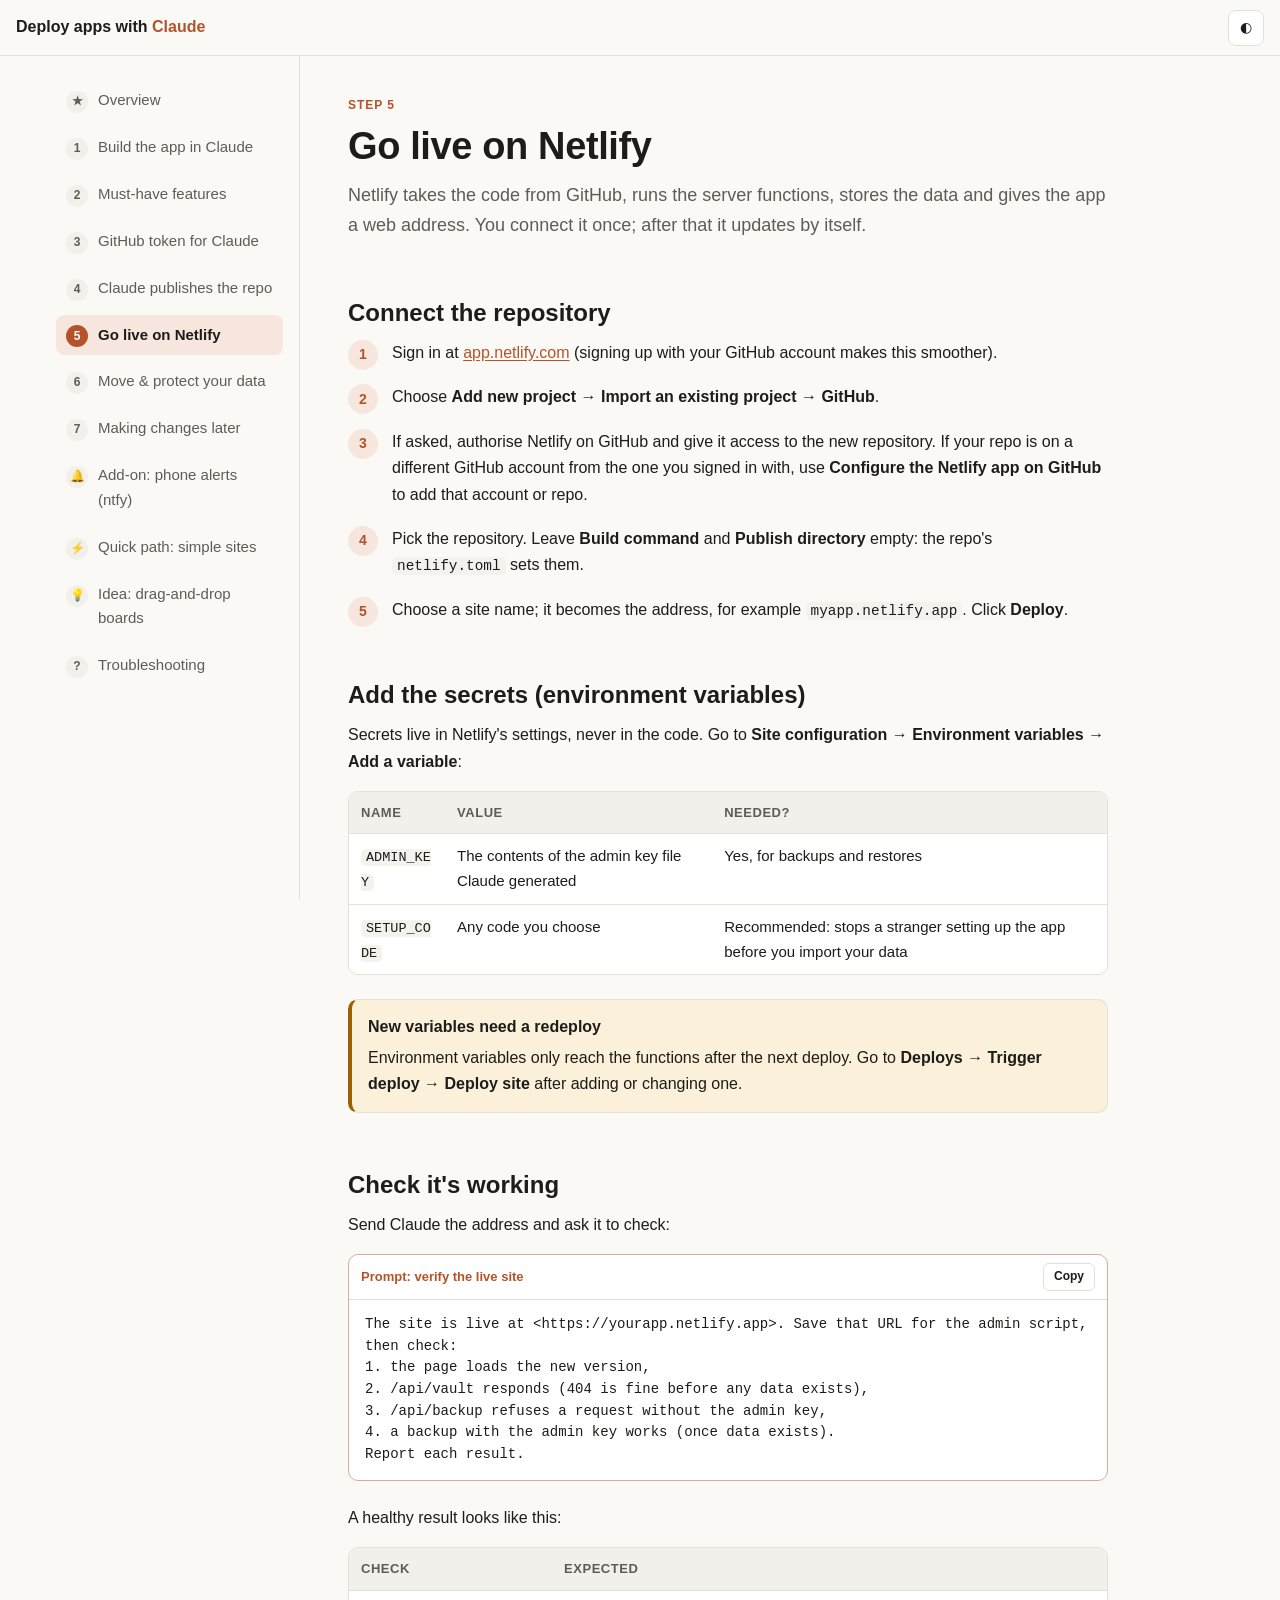
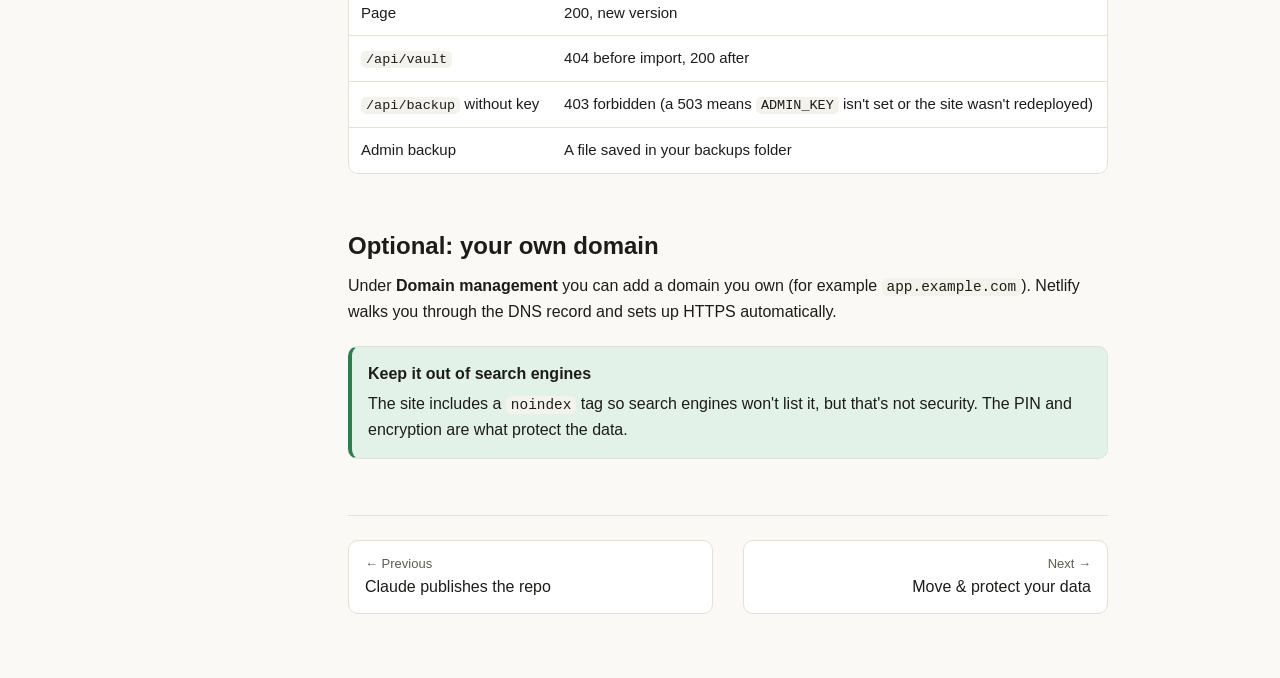
<file: netlify.html>
<!doctype html>
<html lang="en">
<head>
<meta charset="utf-8">
<meta name="viewport" content="width=device-width, initial-scale=1">
<title>Go Live on Netlify</title>
<link rel="stylesheet" href="style.css">
</head>
<body>
<div class="layout">
<nav class="sidebar" aria-label="Steps"></nav>
<main><div class="content">

<p class="eyebrow">Step 5</p>
<h1>Go live on Netlify</h1>
<p class="lead">Netlify takes the code from GitHub, runs the server functions, stores the data and gives the app a web address. You connect it once; after that it updates by itself.</p>

<h2>Connect the repository</h2>
<ol class="steps">
  <li>Sign in at <a href="https://app.netlify.com">app.netlify.com</a> (signing up with your GitHub account makes this smoother).</li>
  <li>Choose <strong>Add new project → Import an existing project → GitHub</strong>.</li>
  <li>If asked, authorise Netlify on GitHub and give it access to the new repository. If your repo is on a different GitHub account from the one you signed in with, use <strong>Configure the Netlify app on GitHub</strong> to add that account or repo.</li>
  <li>Pick the repository. Leave <strong>Build command</strong> and <strong>Publish directory</strong> empty: the repo's <code>netlify.toml</code> sets them.</li>
  <li>Choose a site name; it becomes the address, for example <code>myapp.netlify.app</code>. Click <strong>Deploy</strong>.</li>
</ol>

<h2>Add the secrets (environment variables)</h2>
<p>Secrets live in Netlify's settings, never in the code. Go to <strong>Site configuration → Environment variables → Add a variable</strong>:</p>
<div class="table-wrap"><table>
  <thead><tr><th>Name</th><th>Value</th><th>Needed?</th></tr></thead>
  <tbody>
    <tr><td><code>ADMIN_KEY</code></td><td>The contents of the admin key file Claude generated</td><td>Yes, for backups and restores</td></tr>
    <tr><td><code>SETUP_CODE</code></td><td>Any code you choose</td><td>Recommended: stops a stranger setting up the app before you import your data</td></tr>
  </tbody>
</table></div>
<div class="callout warn"><span class="title">New variables need a redeploy</span>Environment variables only reach the functions after the next deploy. Go to <strong>Deploys → Trigger deploy → Deploy site</strong> after adding or changing one.</div>

<h2>Check it's working</h2>
<p>Send Claude the address and ask it to check:</p>
<div class="block prompt"><div class="label">Prompt: verify the live site</div><pre>The site is live at &lt;https://yourapp.netlify.app&gt;. Save that URL for the admin script, then check:
1. the page loads the new version,
2. /api/vault responds (404 is fine before any data exists),
3. /api/backup refuses a request without the admin key,
4. a backup with the admin key works (once data exists).
Report each result.</pre></div>
<p>A healthy result looks like this:</p>
<div class="table-wrap"><table>
  <thead><tr><th>Check</th><th>Expected</th></tr></thead>
  <tbody>
    <tr><td>Page</td><td>200, new version</td></tr>
    <tr><td><code>/api/vault</code></td><td>404 before import, 200 after</td></tr>
    <tr><td><code>/api/backup</code> without key</td><td>403 forbidden (a 503 means <code>ADMIN_KEY</code> isn't set or the site wasn't redeployed)</td></tr>
    <tr><td>Admin backup</td><td>A file saved in your backups folder</td></tr>
  </tbody>
</table></div>

<h2>Optional: your own domain</h2>
<p>Under <strong>Domain management</strong> you can add a domain you own (for example <code>app.example.com</code>). Netlify walks you through the DNS record and sets up HTTPS automatically.</p>

<div class="callout tip"><span class="title">Keep it out of search engines</span>The site includes a <code>noindex</code> tag so search engines won't list it, but that's not security. The PIN and encryption are what protect the data.</div>

</div></main>
</div>
<script src="site.js"></script>
</body>
</html>
</file>
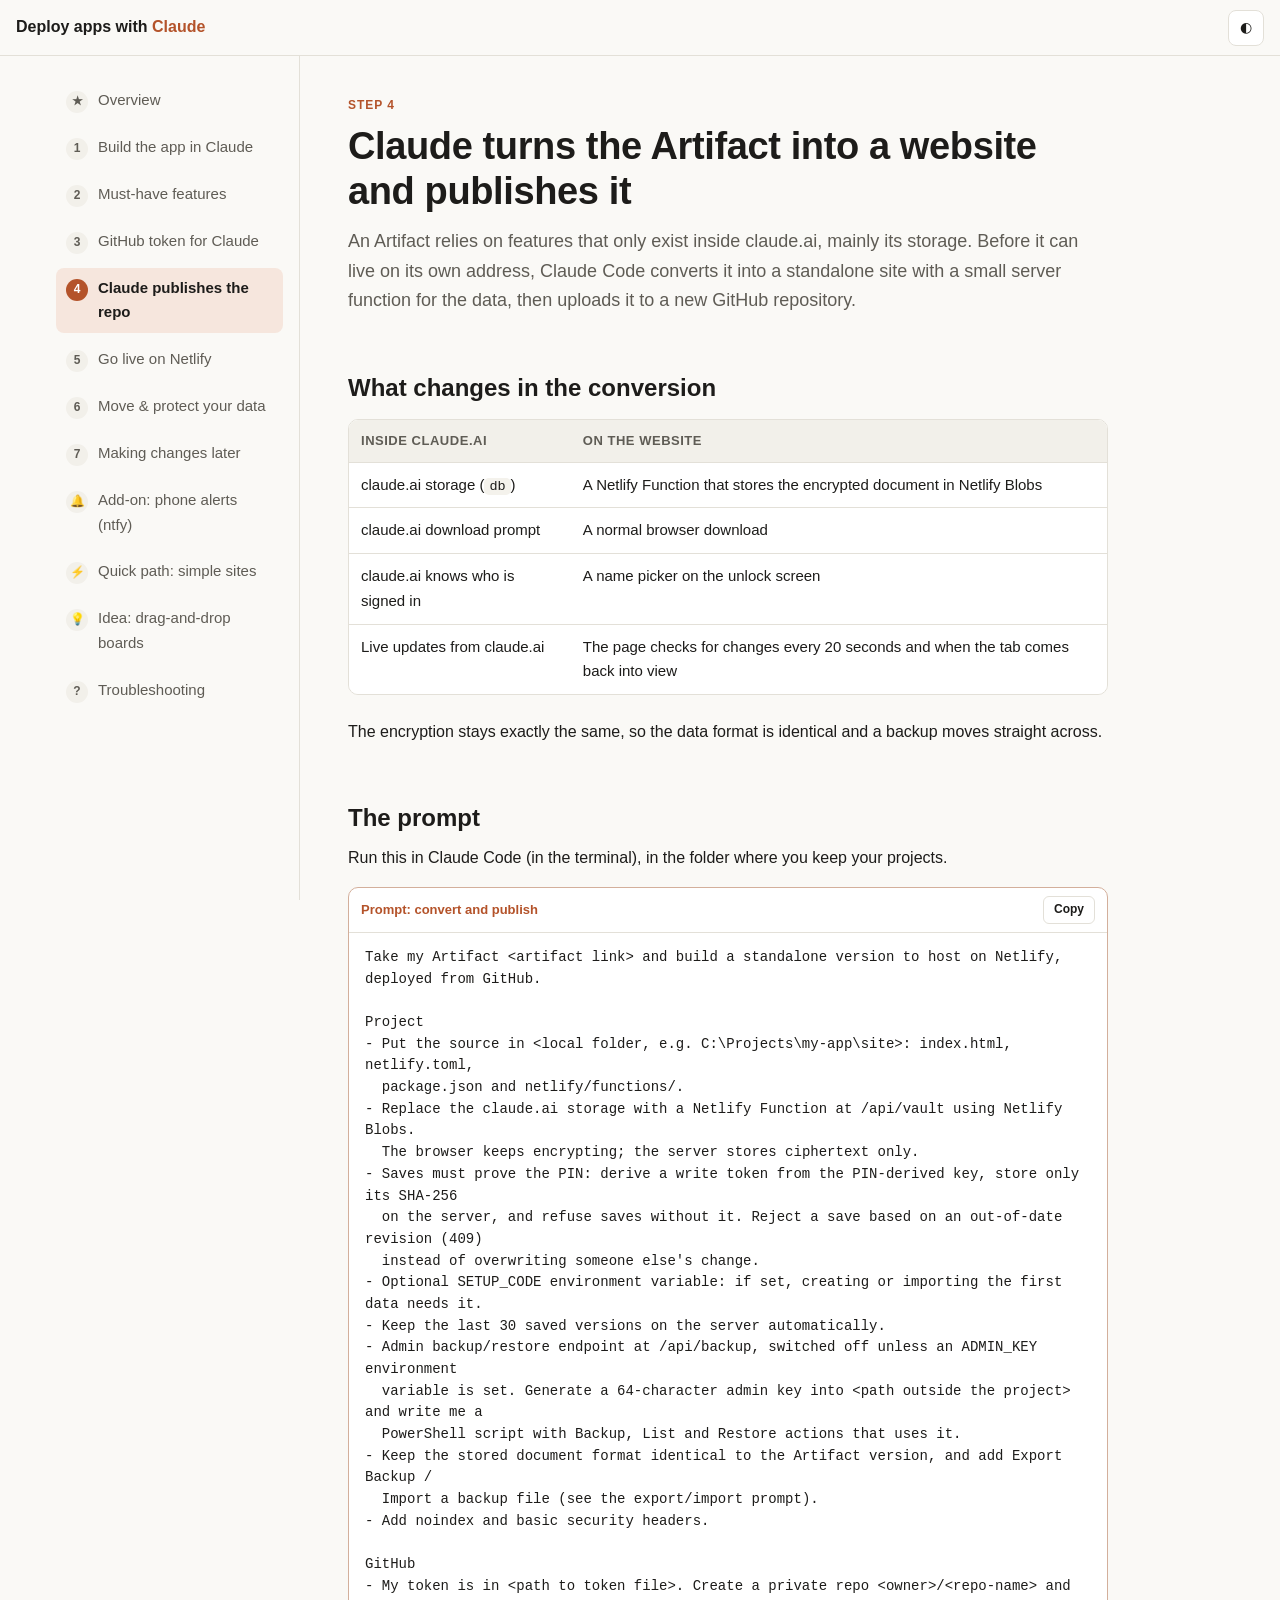
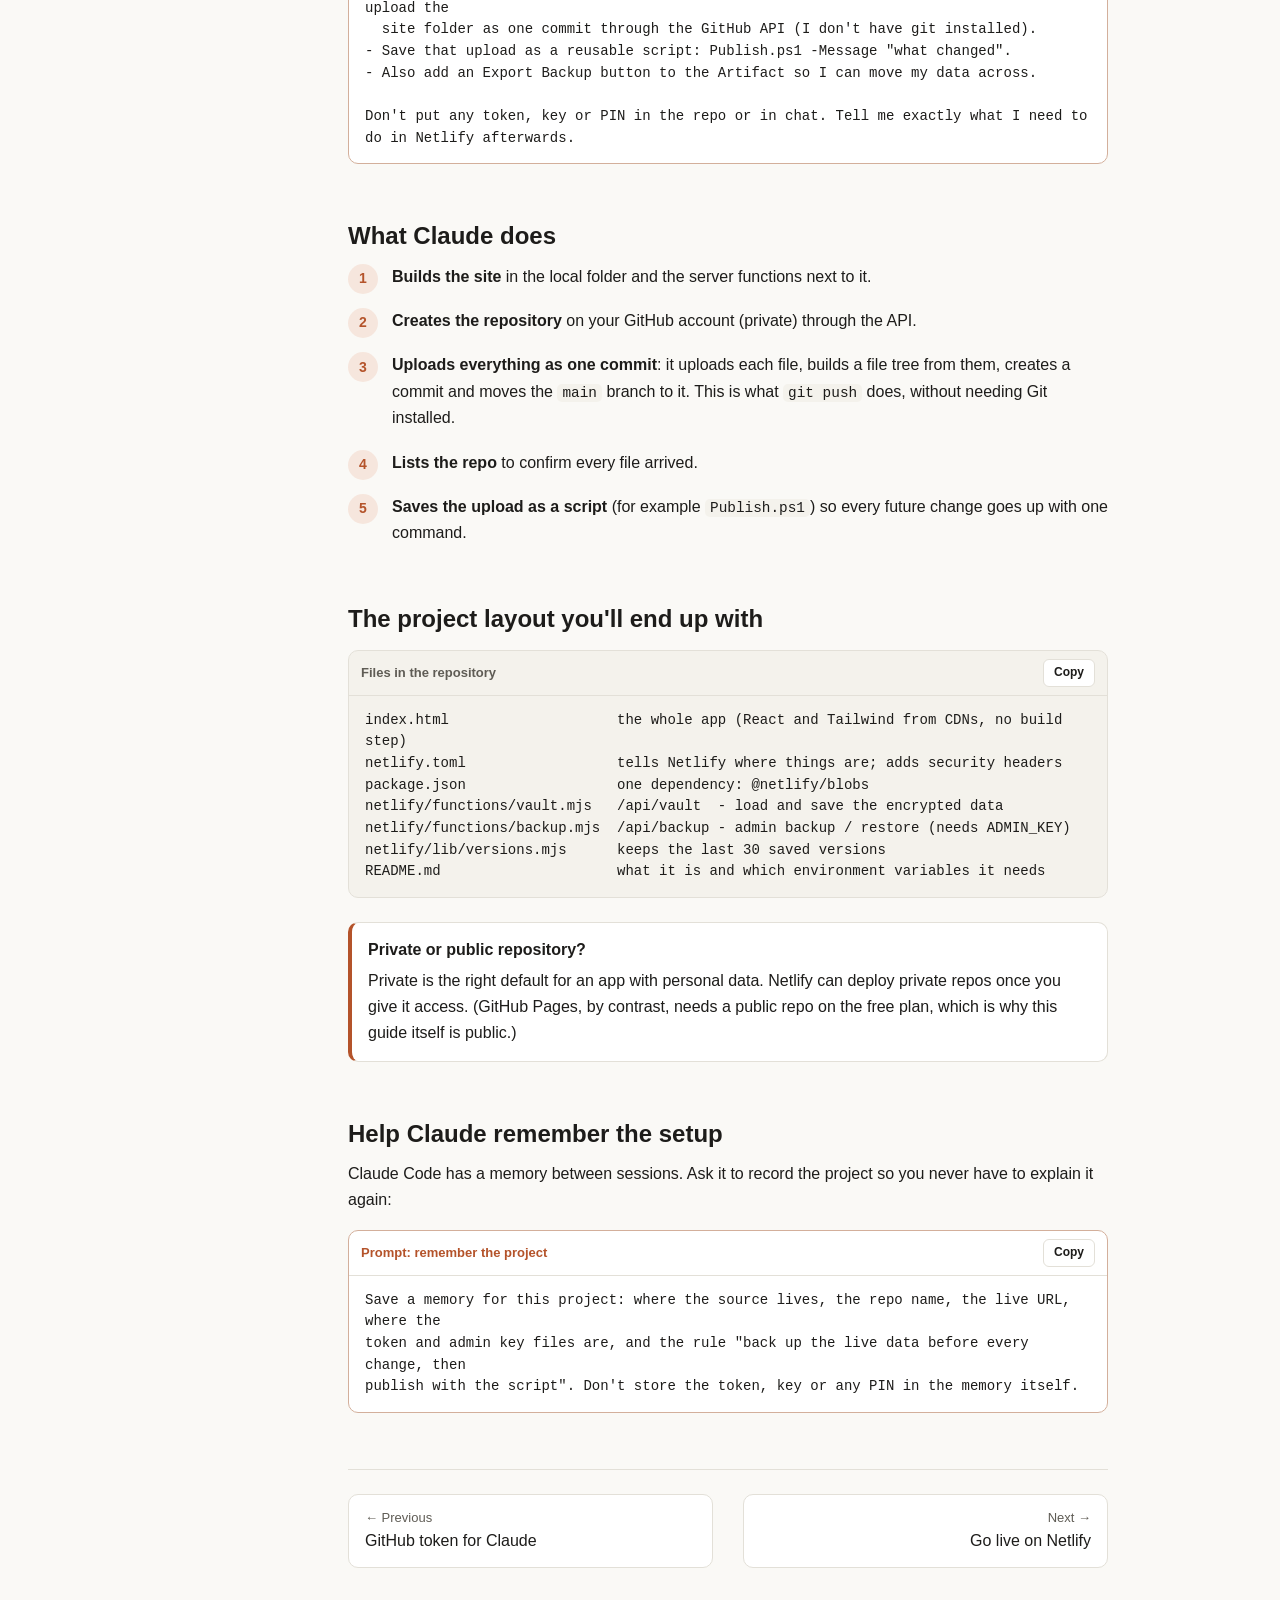
<file: publish.html>
<!doctype html>
<html lang="en">
<head>
<meta charset="utf-8">
<meta name="viewport" content="width=device-width, initial-scale=1">
<title>Claude Publishes the Repo</title>
<link rel="stylesheet" href="style.css">
</head>
<body>
<div class="layout">
<nav class="sidebar" aria-label="Steps"></nav>
<main><div class="content">

<p class="eyebrow">Step 4</p>
<h1>Claude turns the Artifact into a website and publishes it</h1>
<p class="lead">An Artifact relies on features that only exist inside claude.ai, mainly its storage. Before it can live on its own address, Claude Code converts it into a standalone site with a small server function for the data, then uploads it to a new GitHub repository.</p>

<h2>What changes in the conversion</h2>
<div class="table-wrap"><table>
  <thead><tr><th>Inside claude.ai</th><th>On the website</th></tr></thead>
  <tbody>
    <tr><td>claude.ai storage (<code>db</code>)</td><td>A Netlify Function that stores the encrypted document in Netlify Blobs</td></tr>
    <tr><td>claude.ai download prompt</td><td>A normal browser download</td></tr>
    <tr><td>claude.ai knows who is signed in</td><td>A name picker on the unlock screen</td></tr>
    <tr><td>Live updates from claude.ai</td><td>The page checks for changes every 20 seconds and when the tab comes back into view</td></tr>
  </tbody>
</table></div>
<p>The encryption stays exactly the same, so the data format is identical and a backup moves straight across.</p>

<h2>The prompt</h2>
<p>Run this in Claude Code (in the terminal), in the folder where you keep your projects.</p>
<div class="block prompt"><div class="label">Prompt: convert and publish</div><pre>Take my Artifact &lt;artifact link&gt; and build a standalone version to host on Netlify, deployed from GitHub.

Project
- Put the source in &lt;local folder, e.g. C:\Projects\my-app\site&gt;: index.html, netlify.toml,
  package.json and netlify/functions/.
- Replace the claude.ai storage with a Netlify Function at /api/vault using Netlify Blobs.
  The browser keeps encrypting; the server stores ciphertext only.
- Saves must prove the PIN: derive a write token from the PIN-derived key, store only its SHA-256
  on the server, and refuse saves without it. Reject a save based on an out-of-date revision (409)
  instead of overwriting someone else's change.
- Optional SETUP_CODE environment variable: if set, creating or importing the first data needs it.
- Keep the last 30 saved versions on the server automatically.
- Admin backup/restore endpoint at /api/backup, switched off unless an ADMIN_KEY environment
  variable is set. Generate a 64-character admin key into &lt;path outside the project&gt; and write me a
  PowerShell script with Backup, List and Restore actions that uses it.
- Keep the stored document format identical to the Artifact version, and add Export Backup /
  Import a backup file (see the export/import prompt).
- Add noindex and basic security headers.

GitHub
- My token is in &lt;path to token file&gt;. Create a private repo &lt;owner&gt;/&lt;repo-name&gt; and upload the
  site folder as one commit through the GitHub API (I don't have git installed).
- Save that upload as a reusable script: Publish.ps1 -Message "what changed".
- Also add an Export Backup button to the Artifact so I can move my data across.

Don't put any token, key or PIN in the repo or in chat. Tell me exactly what I need to do in Netlify afterwards.</pre></div>

<h2>What Claude does</h2>
<ol class="steps">
  <li><strong>Builds the site</strong> in the local folder and the server functions next to it.</li>
  <li><strong>Creates the repository</strong> on your GitHub account (private) through the API.</li>
  <li><strong>Uploads everything as one commit</strong>: it uploads each file, builds a file tree from them, creates a commit and moves the <code>main</code> branch to it. This is what <code>git push</code> does, without needing Git installed.</li>
  <li><strong>Lists the repo</strong> to confirm every file arrived.</li>
  <li><strong>Saves the upload as a script</strong> (for example <code>Publish.ps1</code>) so every future change goes up with one command.</li>
</ol>

<h2>The project layout you'll end up with</h2>
<div class="block"><div class="label">Files in the repository</div><pre>index.html                    the whole app (React and Tailwind from CDNs, no build step)
netlify.toml                  tells Netlify where things are; adds security headers
package.json                  one dependency: @netlify/blobs
netlify/functions/vault.mjs   /api/vault  - load and save the encrypted data
netlify/functions/backup.mjs  /api/backup - admin backup / restore (needs ADMIN_KEY)
netlify/lib/versions.mjs      keeps the last 30 saved versions
README.md                     what it is and which environment variables it needs</pre></div>

<div class="callout"><span class="title">Private or public repository?</span>Private is the right default for an app with personal data. Netlify can deploy private repos once you give it access. (GitHub Pages, by contrast, needs a public repo on the free plan, which is why this guide itself is public.)</div>

<h2>Help Claude remember the setup</h2>
<p>Claude Code has a memory between sessions. Ask it to record the project so you never have to explain it again:</p>
<div class="block prompt"><div class="label">Prompt: remember the project</div><pre>Save a memory for this project: where the source lives, the repo name, the live URL, where the
token and admin key files are, and the rule "back up the live data before every change, then
publish with the script". Don't store the token, key or any PIN in the memory itself.</pre></div>

</div></main>
</div>
<script src="site.js"></script>
</body>
</html>
</file>
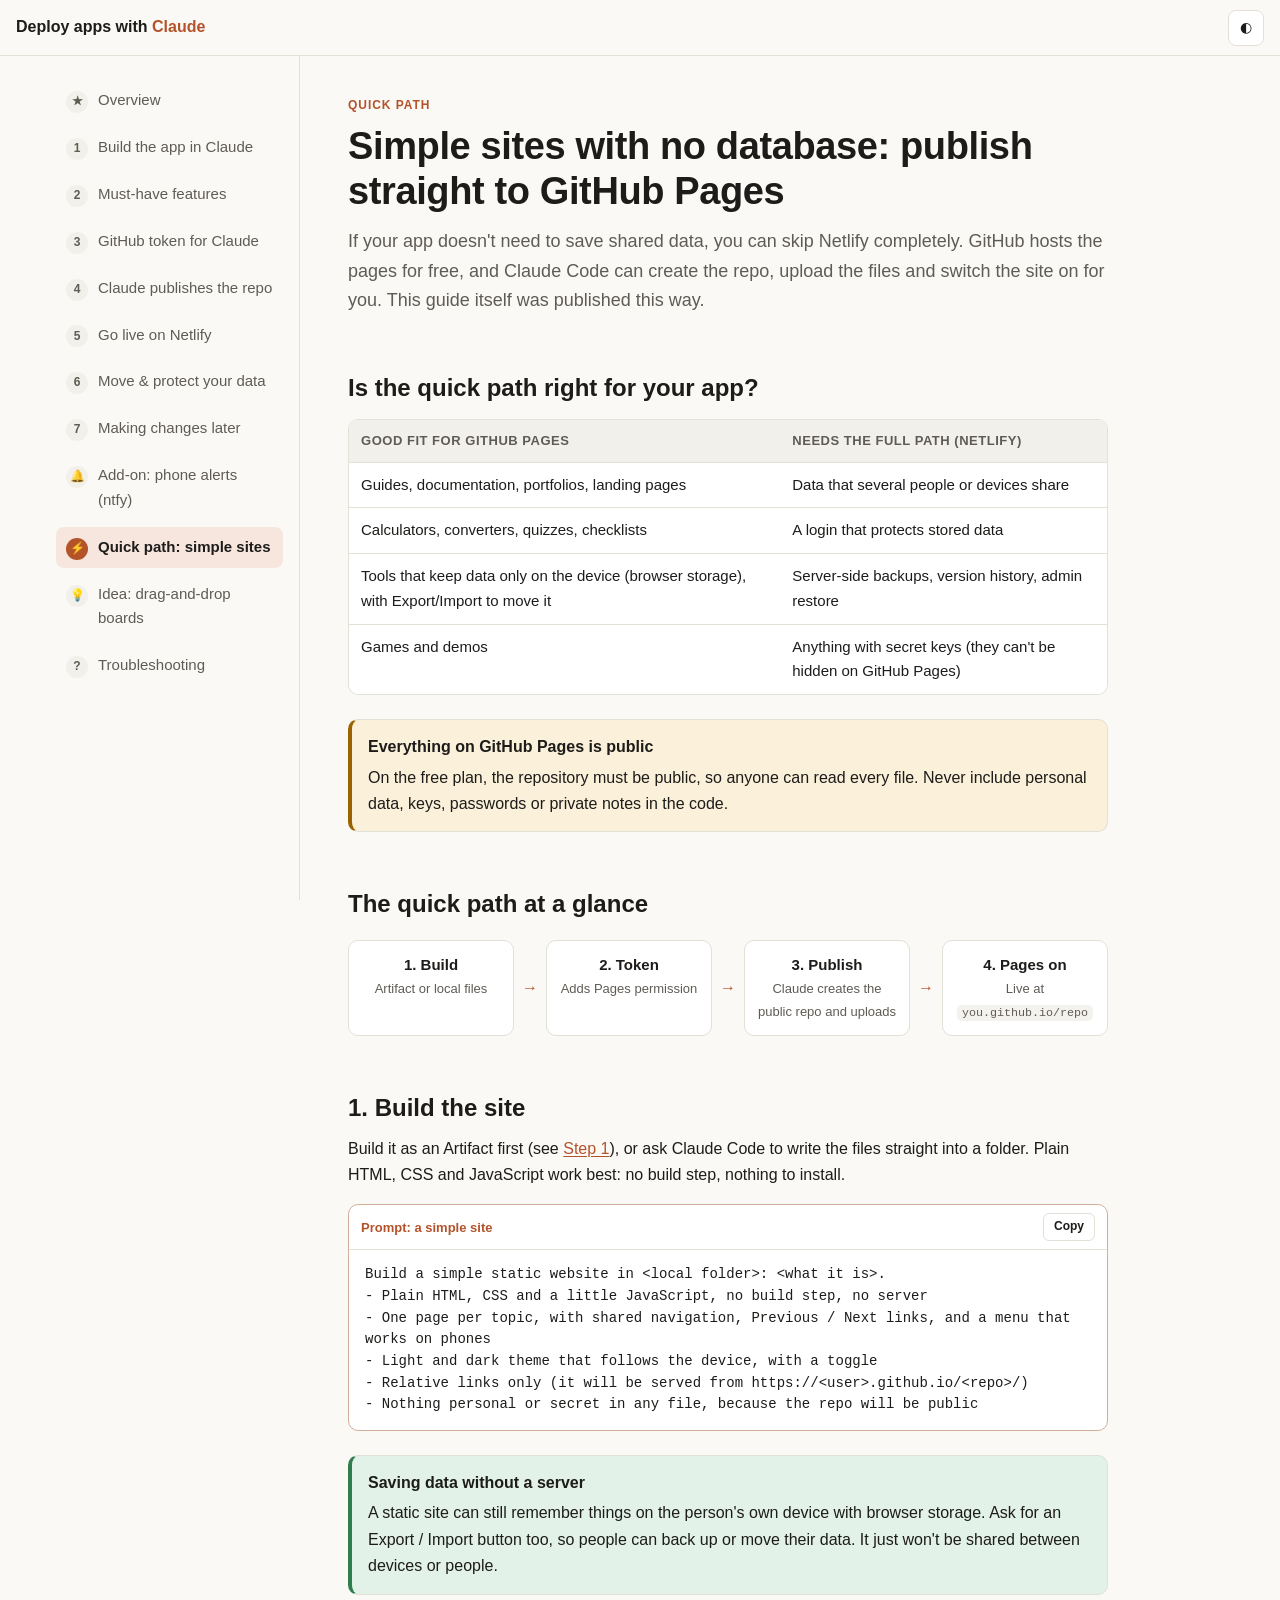
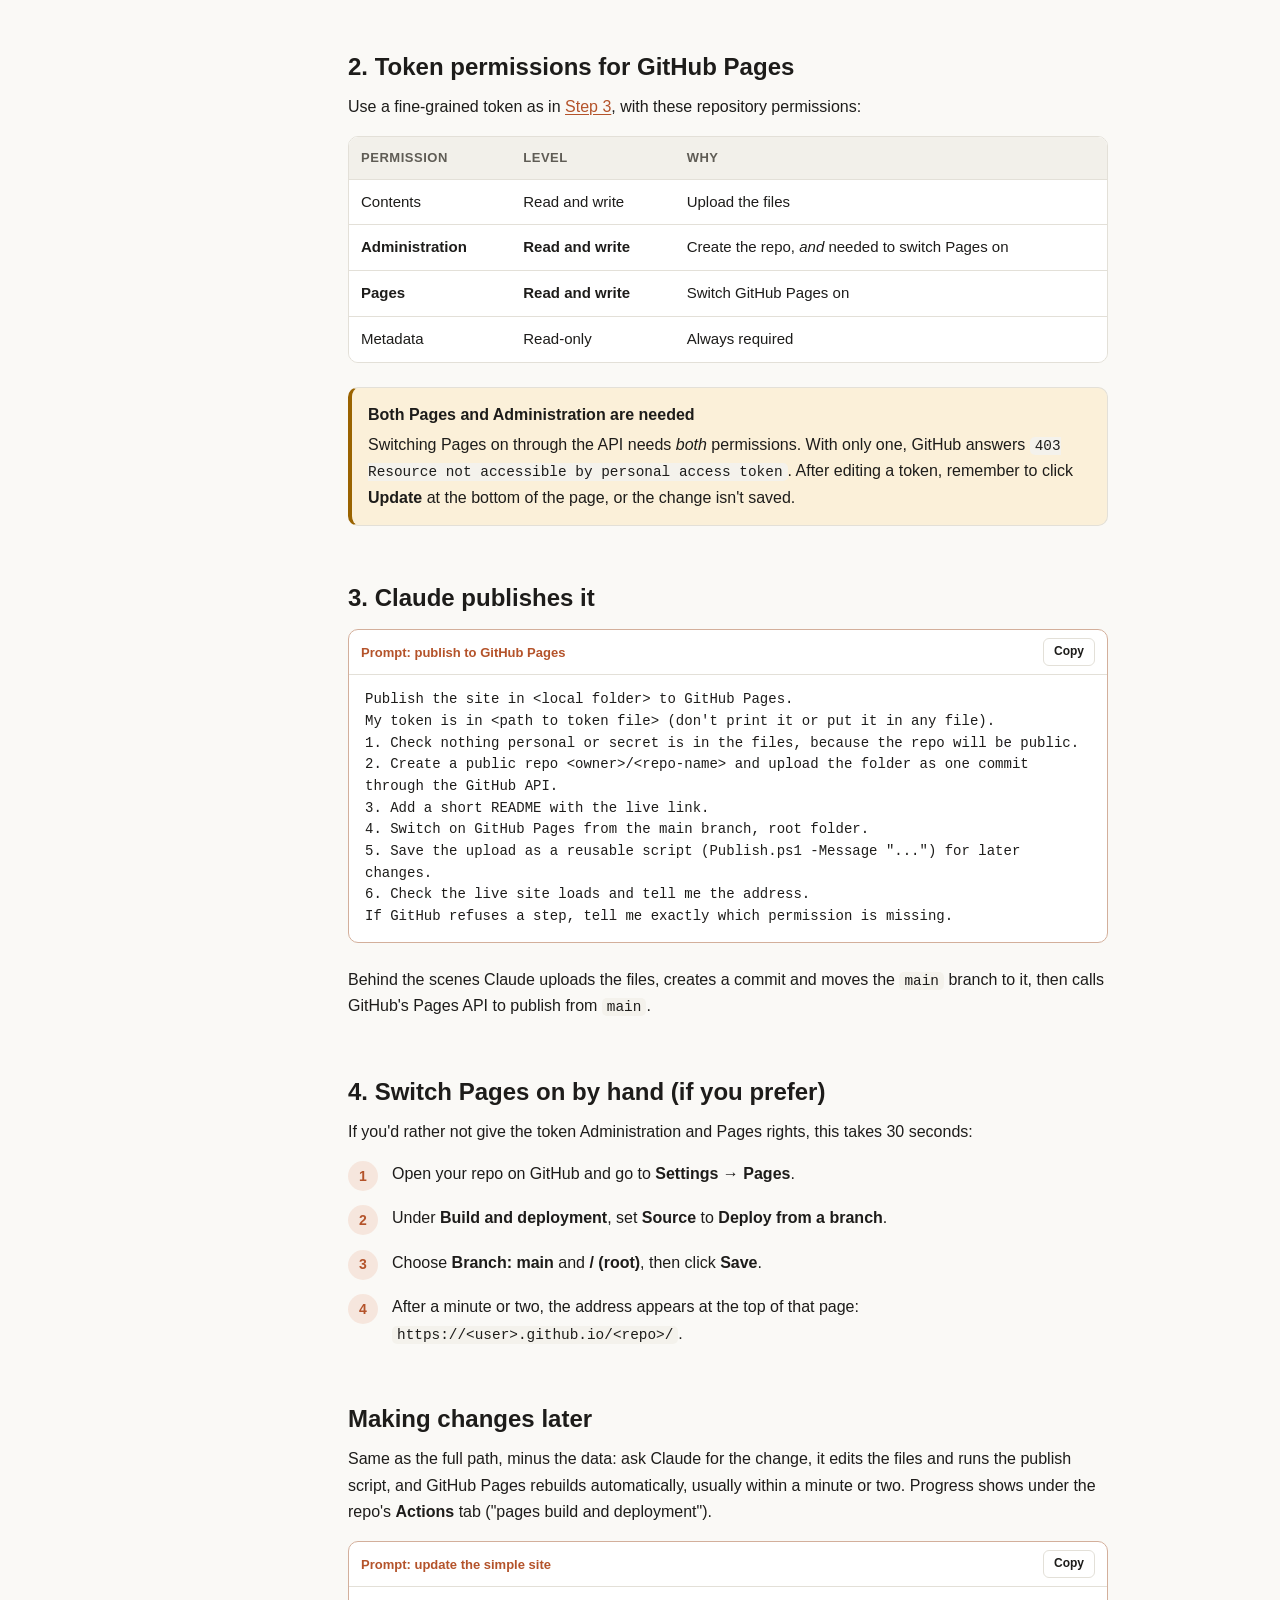
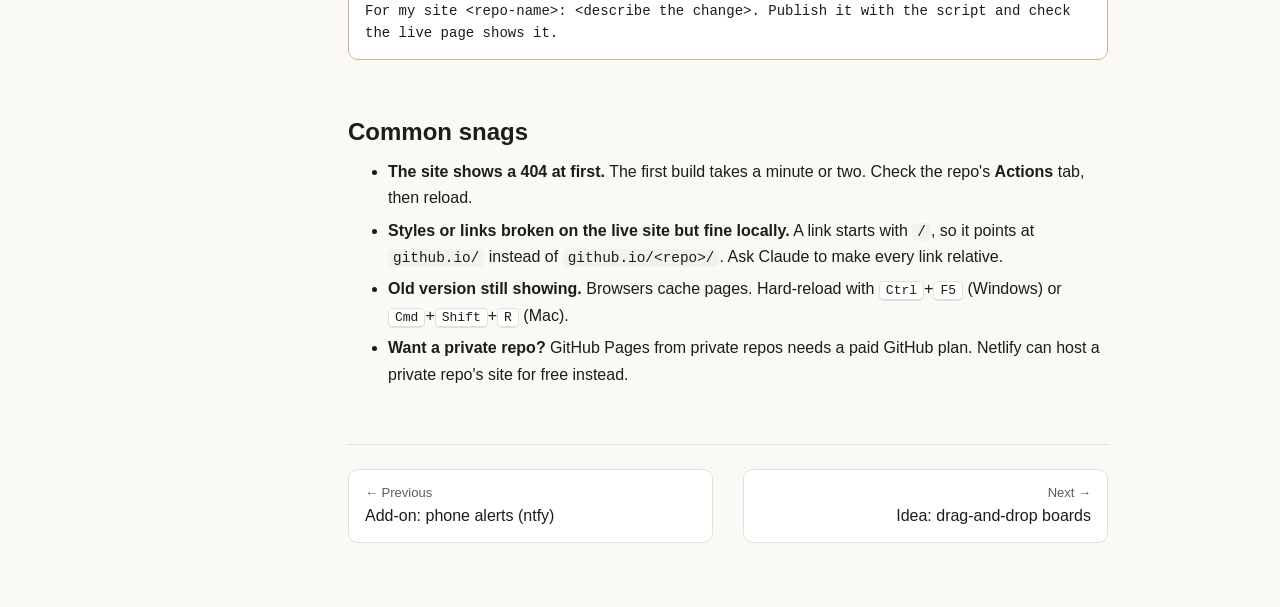
<file: simple.html>
<!doctype html>
<html lang="en">
<head>
<meta charset="utf-8">
<meta name="viewport" content="width=device-width, initial-scale=1">
<title>Simple Sites on GitHub Pages</title>
<link rel="stylesheet" href="style.css">
</head>
<body>
<div class="layout">
<nav class="sidebar" aria-label="Steps"></nav>
<main><div class="content">

<p class="eyebrow">Quick path</p>
<h1>Simple sites with no database: publish straight to GitHub Pages</h1>
<p class="lead">If your app doesn't need to save shared data, you can skip Netlify completely. GitHub hosts the pages for free, and Claude Code can create the repo, upload the files and switch the site on for you. This guide itself was published this way.</p>

<h2>Is the quick path right for your app?</h2>
<div class="table-wrap"><table>
  <thead><tr><th>Good fit for GitHub Pages</th><th>Needs the full path (Netlify)</th></tr></thead>
  <tbody>
    <tr><td>Guides, documentation, portfolios, landing pages</td><td>Data that several people or devices share</td></tr>
    <tr><td>Calculators, converters, quizzes, checklists</td><td>A login that protects stored data</td></tr>
    <tr><td>Tools that keep data only on the device (browser storage), with Export/Import to move it</td><td>Server-side backups, version history, admin restore</td></tr>
    <tr><td>Games and demos</td><td>Anything with secret keys (they can't be hidden on GitHub Pages)</td></tr>
  </tbody>
</table></div>
<div class="callout warn"><span class="title">Everything on GitHub Pages is public</span>On the free plan, the repository must be public, so anyone can read every file. Never include personal data, keys, passwords or private notes in the code.</div>

<h2>The quick path at a glance</h2>
<div class="flow" aria-label="Quick path">
  <div class="node"><b>1. Build</b><span>Artifact or local files</span></div>
  <div class="arrow" aria-hidden="true">→</div>
  <div class="node"><b>2. Token</b><span>Adds Pages permission</span></div>
  <div class="arrow" aria-hidden="true">→</div>
  <div class="node"><b>3. Publish</b><span>Claude creates the public repo and uploads</span></div>
  <div class="arrow" aria-hidden="true">→</div>
  <div class="node"><b>4. Pages on</b><span>Live at <code>you.github.io/repo</code></span></div>
</div>

<h2>1. Build the site</h2>
<p>Build it as an Artifact first (see <a href="build.html">Step 1</a>), or ask Claude Code to write the files straight into a folder. Plain HTML, CSS and JavaScript work best: no build step, nothing to install.</p>
<div class="block prompt"><div class="label">Prompt: a simple site</div><pre>Build a simple static website in &lt;local folder&gt;: &lt;what it is&gt;.
- Plain HTML, CSS and a little JavaScript, no build step, no server
- One page per topic, with shared navigation, Previous / Next links, and a menu that works on phones
- Light and dark theme that follows the device, with a toggle
- Relative links only (it will be served from https://&lt;user&gt;.github.io/&lt;repo&gt;/)
- Nothing personal or secret in any file, because the repo will be public</pre></div>
<div class="callout tip"><span class="title">Saving data without a server</span>A static site can still remember things on the person's own device with browser storage. Ask for an Export / Import button too, so people can back up or move their data. It just won't be shared between devices or people.</div>

<h2>2. Token permissions for GitHub Pages</h2>
<p>Use a fine-grained token as in <a href="github.html">Step 3</a>, with these repository permissions:</p>
<div class="table-wrap"><table>
  <thead><tr><th>Permission</th><th>Level</th><th>Why</th></tr></thead>
  <tbody>
    <tr><td>Contents</td><td>Read and write</td><td>Upload the files</td></tr>
    <tr><td><strong>Administration</strong></td><td><strong>Read and write</strong></td><td>Create the repo, <em>and</em> needed to switch Pages on</td></tr>
    <tr><td><strong>Pages</strong></td><td><strong>Read and write</strong></td><td>Switch GitHub Pages on</td></tr>
    <tr><td>Metadata</td><td>Read-only</td><td>Always required</td></tr>
  </tbody>
</table></div>
<div class="callout warn"><span class="title">Both Pages and Administration are needed</span>Switching Pages on through the API needs <em>both</em> permissions. With only one, GitHub answers <code>403 Resource not accessible by personal access token</code>. After editing a token, remember to click <strong>Update</strong> at the bottom of the page, or the change isn't saved.</div>

<h2>3. Claude publishes it</h2>
<div class="block prompt"><div class="label">Prompt: publish to GitHub Pages</div><pre>Publish the site in &lt;local folder&gt; to GitHub Pages.
My token is in &lt;path to token file&gt; (don't print it or put it in any file).
1. Check nothing personal or secret is in the files, because the repo will be public.
2. Create a public repo &lt;owner&gt;/&lt;repo-name&gt; and upload the folder as one commit through the GitHub API.
3. Add a short README with the live link.
4. Switch on GitHub Pages from the main branch, root folder.
5. Save the upload as a reusable script (Publish.ps1 -Message "...") for later changes.
6. Check the live site loads and tell me the address.
If GitHub refuses a step, tell me exactly which permission is missing.</pre></div>
<p>Behind the scenes Claude uploads the files, creates a commit and moves the <code>main</code> branch to it, then calls GitHub's Pages API to publish from <code>main</code>.</p>

<h2>4. Switch Pages on by hand (if you prefer)</h2>
<p>If you'd rather not give the token Administration and Pages rights, this takes 30 seconds:</p>
<ol class="steps">
  <li>Open your repo on GitHub and go to <strong>Settings → Pages</strong>.</li>
  <li>Under <strong>Build and deployment</strong>, set <strong>Source</strong> to <strong>Deploy from a branch</strong>.</li>
  <li>Choose <strong>Branch: main</strong> and <strong>/ (root)</strong>, then click <strong>Save</strong>.</li>
  <li>After a minute or two, the address appears at the top of that page: <code>https://&lt;user&gt;.github.io/&lt;repo&gt;/</code>.</li>
</ol>

<h2>Making changes later</h2>
<p>Same as the full path, minus the data: ask Claude for the change, it edits the files and runs the publish script, and GitHub Pages rebuilds automatically, usually within a minute or two. Progress shows under the repo's <strong>Actions</strong> tab ("pages build and deployment").</p>
<div class="block prompt"><div class="label">Prompt: update the simple site</div><pre>For my site &lt;repo-name&gt;: &lt;describe the change&gt;. Publish it with the script and check the live page shows it.</pre></div>

<h2>Common snags</h2>
<ul>
  <li><strong>The site shows a 404 at first.</strong> The first build takes a minute or two. Check the repo's <strong>Actions</strong> tab, then reload.</li>
  <li><strong>Styles or links broken on the live site but fine locally.</strong> A link starts with <code>/</code>, so it points at <code>github.io/</code> instead of <code>github.io/&lt;repo&gt;/</code>. Ask Claude to make every link relative.</li>
  <li><strong>Old version still showing.</strong> Browsers cache pages. Hard-reload with <kbd>Ctrl</kbd>+<kbd>F5</kbd> (Windows) or <kbd>Cmd</kbd>+<kbd>Shift</kbd>+<kbd>R</kbd> (Mac).</li>
  <li><strong>Want a private repo?</strong> GitHub Pages from private repos needs a paid GitHub plan. Netlify can host a private repo's site for free instead.</li>
</ul>

</div></main>
</div>
<script src="site.js"></script>
</body>
</html>
</file>
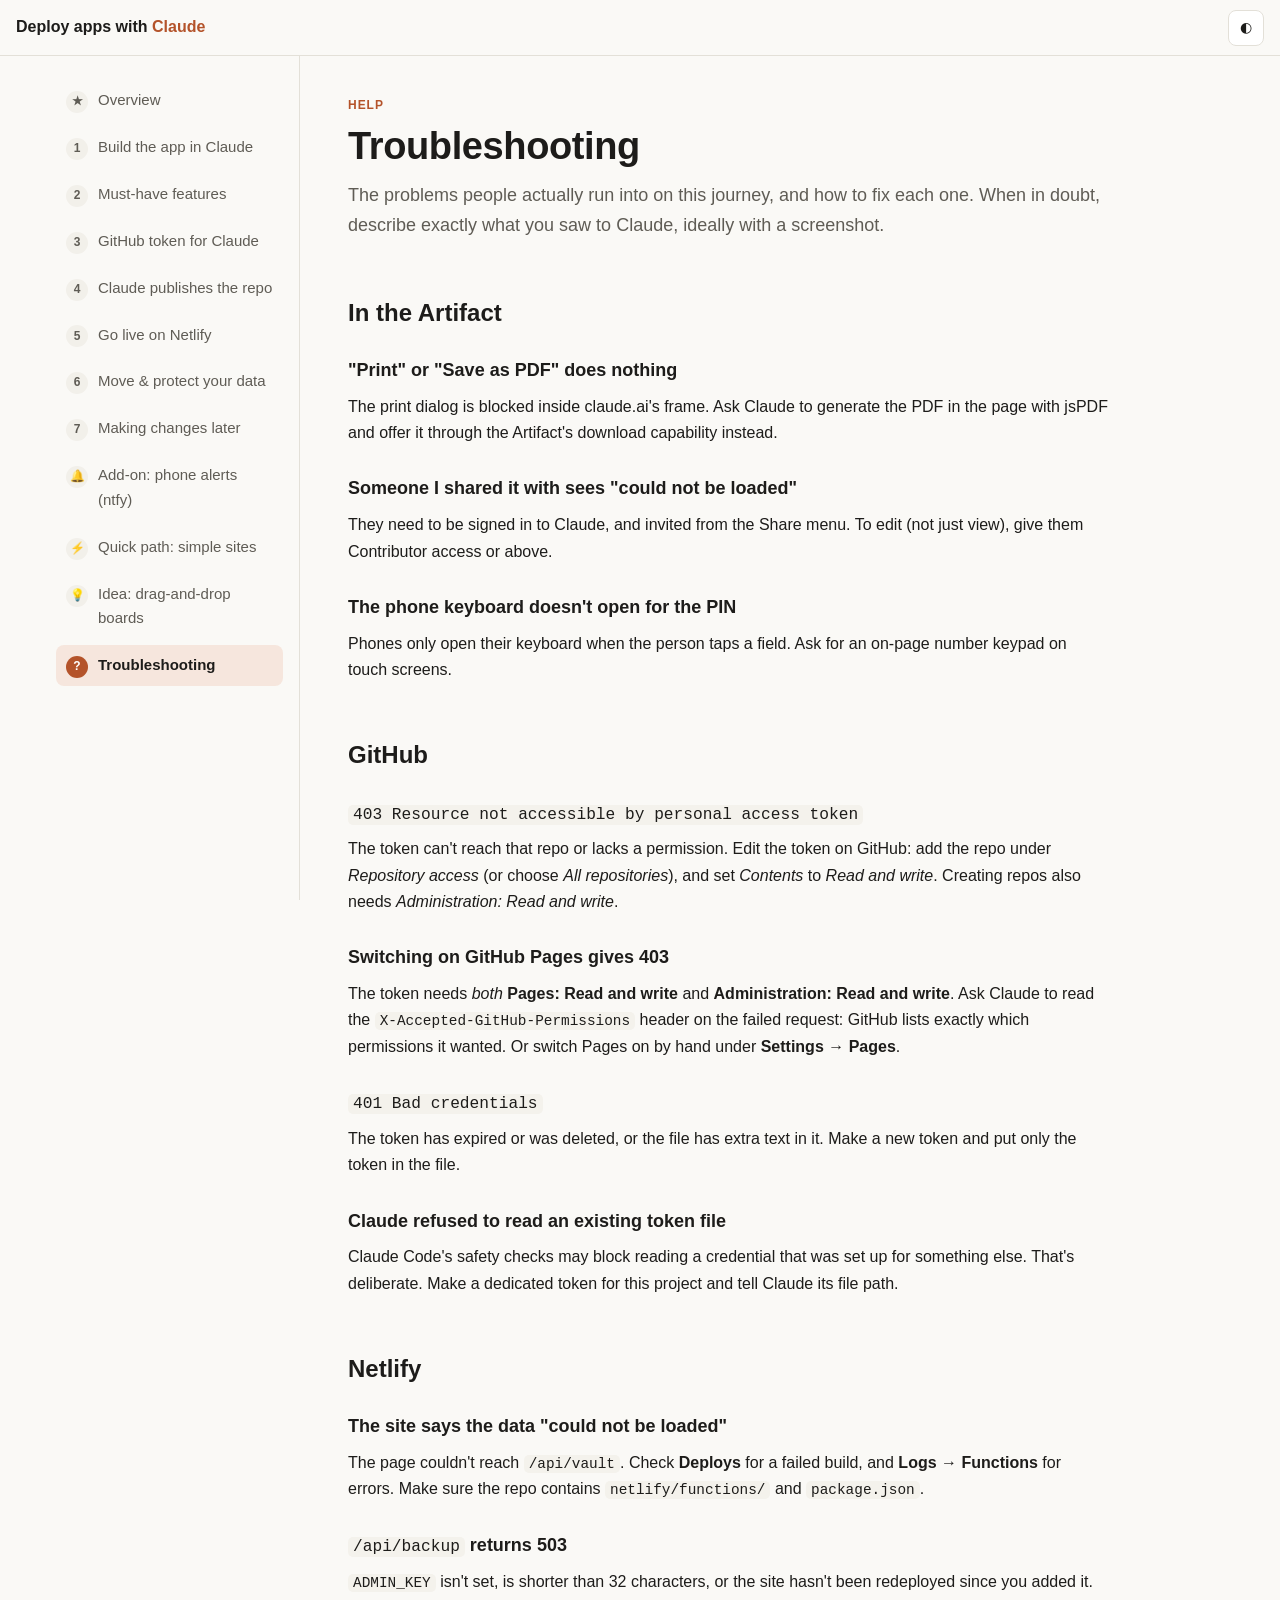
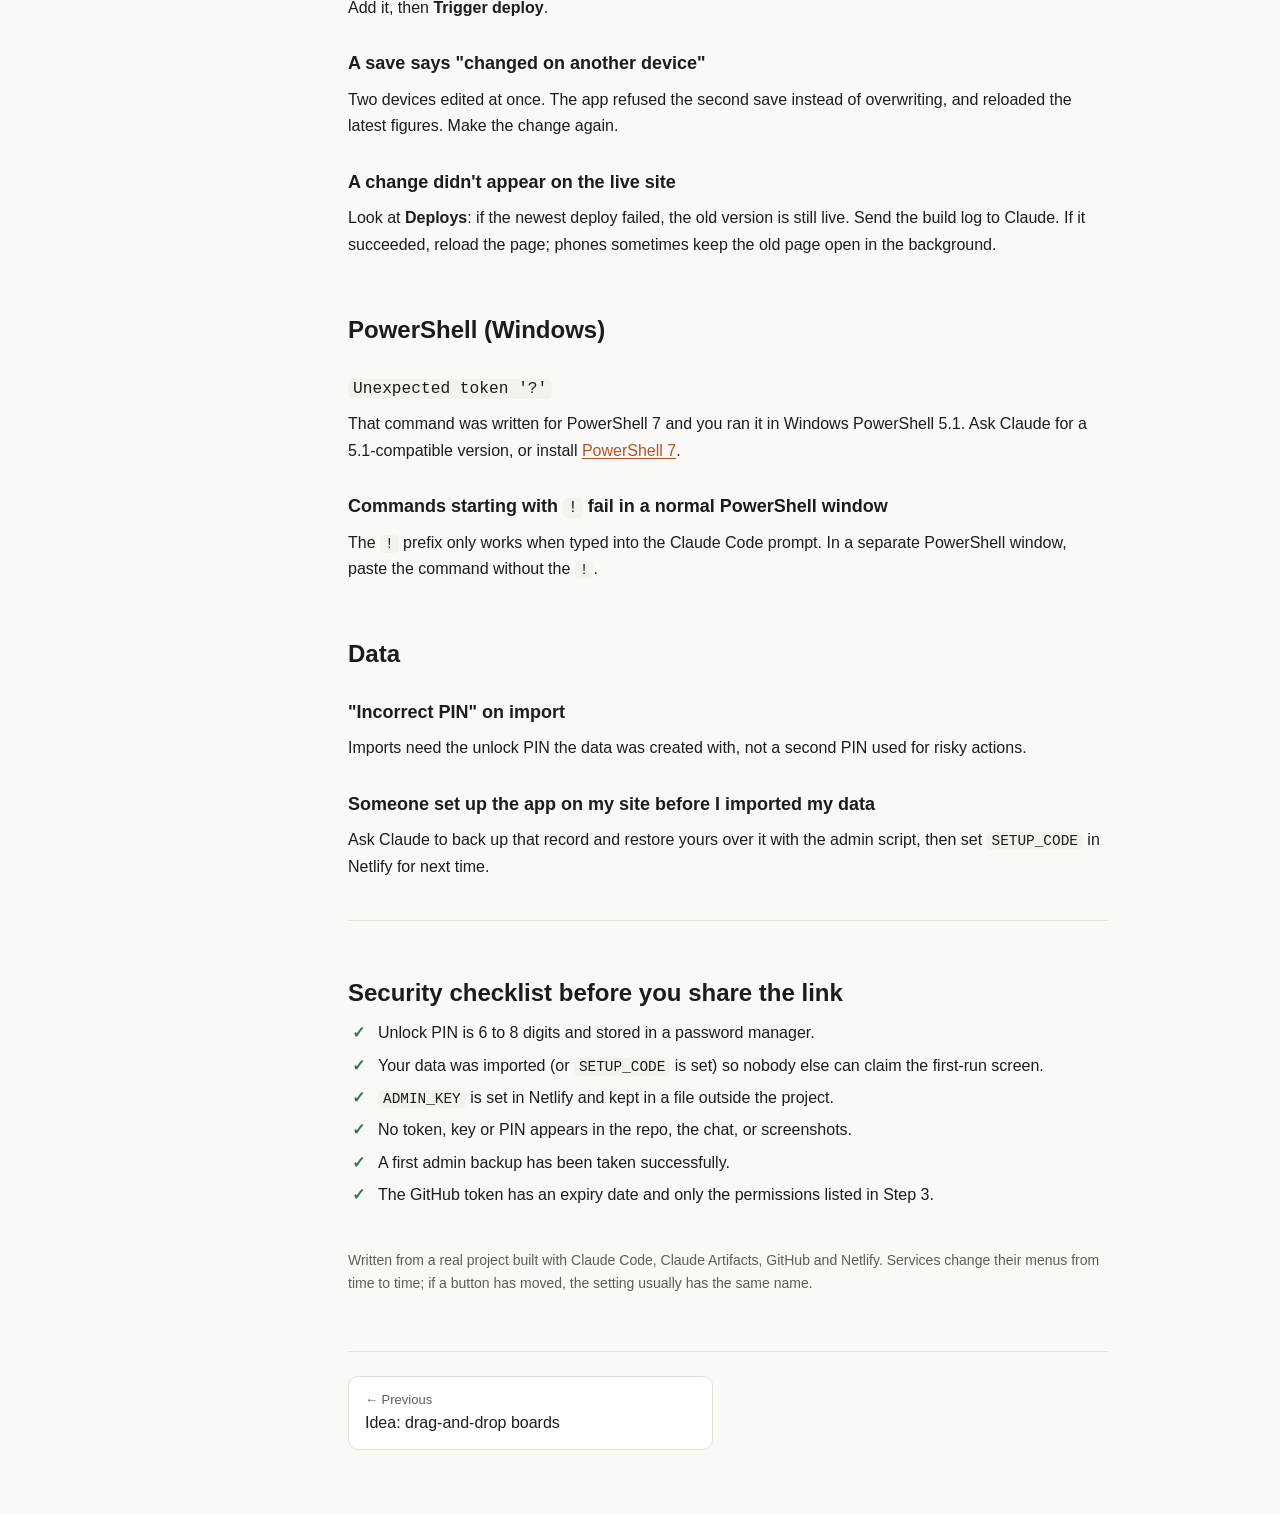
<file: troubleshooting.html>
<!doctype html>
<html lang="en">
<head>
<meta charset="utf-8">
<meta name="viewport" content="width=device-width, initial-scale=1">
<title>Troubleshooting</title>
<link rel="stylesheet" href="style.css">
</head>
<body>
<div class="layout">
<nav class="sidebar" aria-label="Steps"></nav>
<main><div class="content">

<p class="eyebrow">Help</p>
<h1>Troubleshooting</h1>
<p class="lead">The problems people actually run into on this journey, and how to fix each one. When in doubt, describe exactly what you saw to Claude, ideally with a screenshot.</p>

<h2>In the Artifact</h2>
<h3>"Print" or "Save as PDF" does nothing</h3>
<p>The print dialog is blocked inside claude.ai's frame. Ask Claude to generate the PDF in the page with jsPDF and offer it through the Artifact's download capability instead.</p>
<h3>Someone I shared it with sees "could not be loaded"</h3>
<p>They need to be signed in to Claude, and invited from the Share menu. To edit (not just view), give them Contributor access or above.</p>
<h3>The phone keyboard doesn't open for the PIN</h3>
<p>Phones only open their keyboard when the person taps a field. Ask for an on-page number keypad on touch screens.</p>

<h2>GitHub</h2>
<h3><code>403 Resource not accessible by personal access token</code></h3>
<p>The token can't reach that repo or lacks a permission. Edit the token on GitHub: add the repo under <em>Repository access</em> (or choose <em>All repositories</em>), and set <em>Contents</em> to <em>Read and write</em>. Creating repos also needs <em>Administration: Read and write</em>.</p>
<h3>Switching on GitHub Pages gives 403</h3>
<p>The token needs <em>both</em> <strong>Pages: Read and write</strong> and <strong>Administration: Read and write</strong>. Ask Claude to read the <code>X-Accepted-GitHub-Permissions</code> header on the failed request: GitHub lists exactly which permissions it wanted. Or switch Pages on by hand under <strong>Settings → Pages</strong>.</p>
<h3><code>401 Bad credentials</code></h3>
<p>The token has expired or was deleted, or the file has extra text in it. Make a new token and put only the token in the file.</p>
<h3>Claude refused to read an existing token file</h3>
<p>Claude Code's safety checks may block reading a credential that was set up for something else. That's deliberate. Make a dedicated token for this project and tell Claude its file path.</p>

<h2>Netlify</h2>
<h3>The site says the data "could not be loaded"</h3>
<p>The page couldn't reach <code>/api/vault</code>. Check <strong>Deploys</strong> for a failed build, and <strong>Logs → Functions</strong> for errors. Make sure the repo contains <code>netlify/functions/</code> and <code>package.json</code>.</p>
<h3><code>/api/backup</code> returns 503</h3>
<p><code>ADMIN_KEY</code> isn't set, is shorter than 32 characters, or the site hasn't been redeployed since you added it. Add it, then <strong>Trigger deploy</strong>.</p>
<h3>A save says "changed on another device"</h3>
<p>Two devices edited at once. The app refused the second save instead of overwriting, and reloaded the latest figures. Make the change again.</p>
<h3>A change didn't appear on the live site</h3>
<p>Look at <strong>Deploys</strong>: if the newest deploy failed, the old version is still live. Send the build log to Claude. If it succeeded, reload the page; phones sometimes keep the old page open in the background.</p>

<h2>PowerShell (Windows)</h2>
<h3><code>Unexpected token '?'</code></h3>
<p>That command was written for PowerShell 7 and you ran it in Windows PowerShell 5.1. Ask Claude for a 5.1-compatible version, or install <a href="https://learn.microsoft.com/powershell/scripting/install/installing-powershell-on-windows">PowerShell 7</a>.</p>
<h3>Commands starting with <code>!</code> fail in a normal PowerShell window</h3>
<p>The <code>!</code> prefix only works when typed into the Claude Code prompt. In a separate PowerShell window, paste the command without the <code>!</code>.</p>

<h2>Data</h2>
<h3>"Incorrect PIN" on import</h3>
<p>Imports need the unlock PIN the data was created with, not a second PIN used for risky actions.</p>
<h3>Someone set up the app on my site before I imported my data</h3>
<p>Ask Claude to back up that record and restore yours over it with the admin script, then set <code>SETUP_CODE</code> in Netlify for next time.</p>

<hr>
<h2>Security checklist before you share the link</h2>
<ul class="checklist">
  <li>Unlock PIN is 6 to 8 digits and stored in a password manager.</li>
  <li>Your data was imported (or <code>SETUP_CODE</code> is set) so nobody else can claim the first-run screen.</li>
  <li><code>ADMIN_KEY</code> is set in Netlify and kept in a file outside the project.</li>
  <li>No token, key or PIN appears in the repo, the chat, or screenshots.</li>
  <li>A first admin backup has been taken successfully.</li>
  <li>The GitHub token has an expiry date and only the permissions listed in Step 3.</li>
</ul>

<footer class="site">Written from a real project built with Claude Code, Claude Artifacts, GitHub and Netlify. Services change their menus from time to time; if a button has moved, the setting usually has the same name.</footer>

</div></main>
</div>
<script src="site.js"></script>
</body>
</html>
</file>
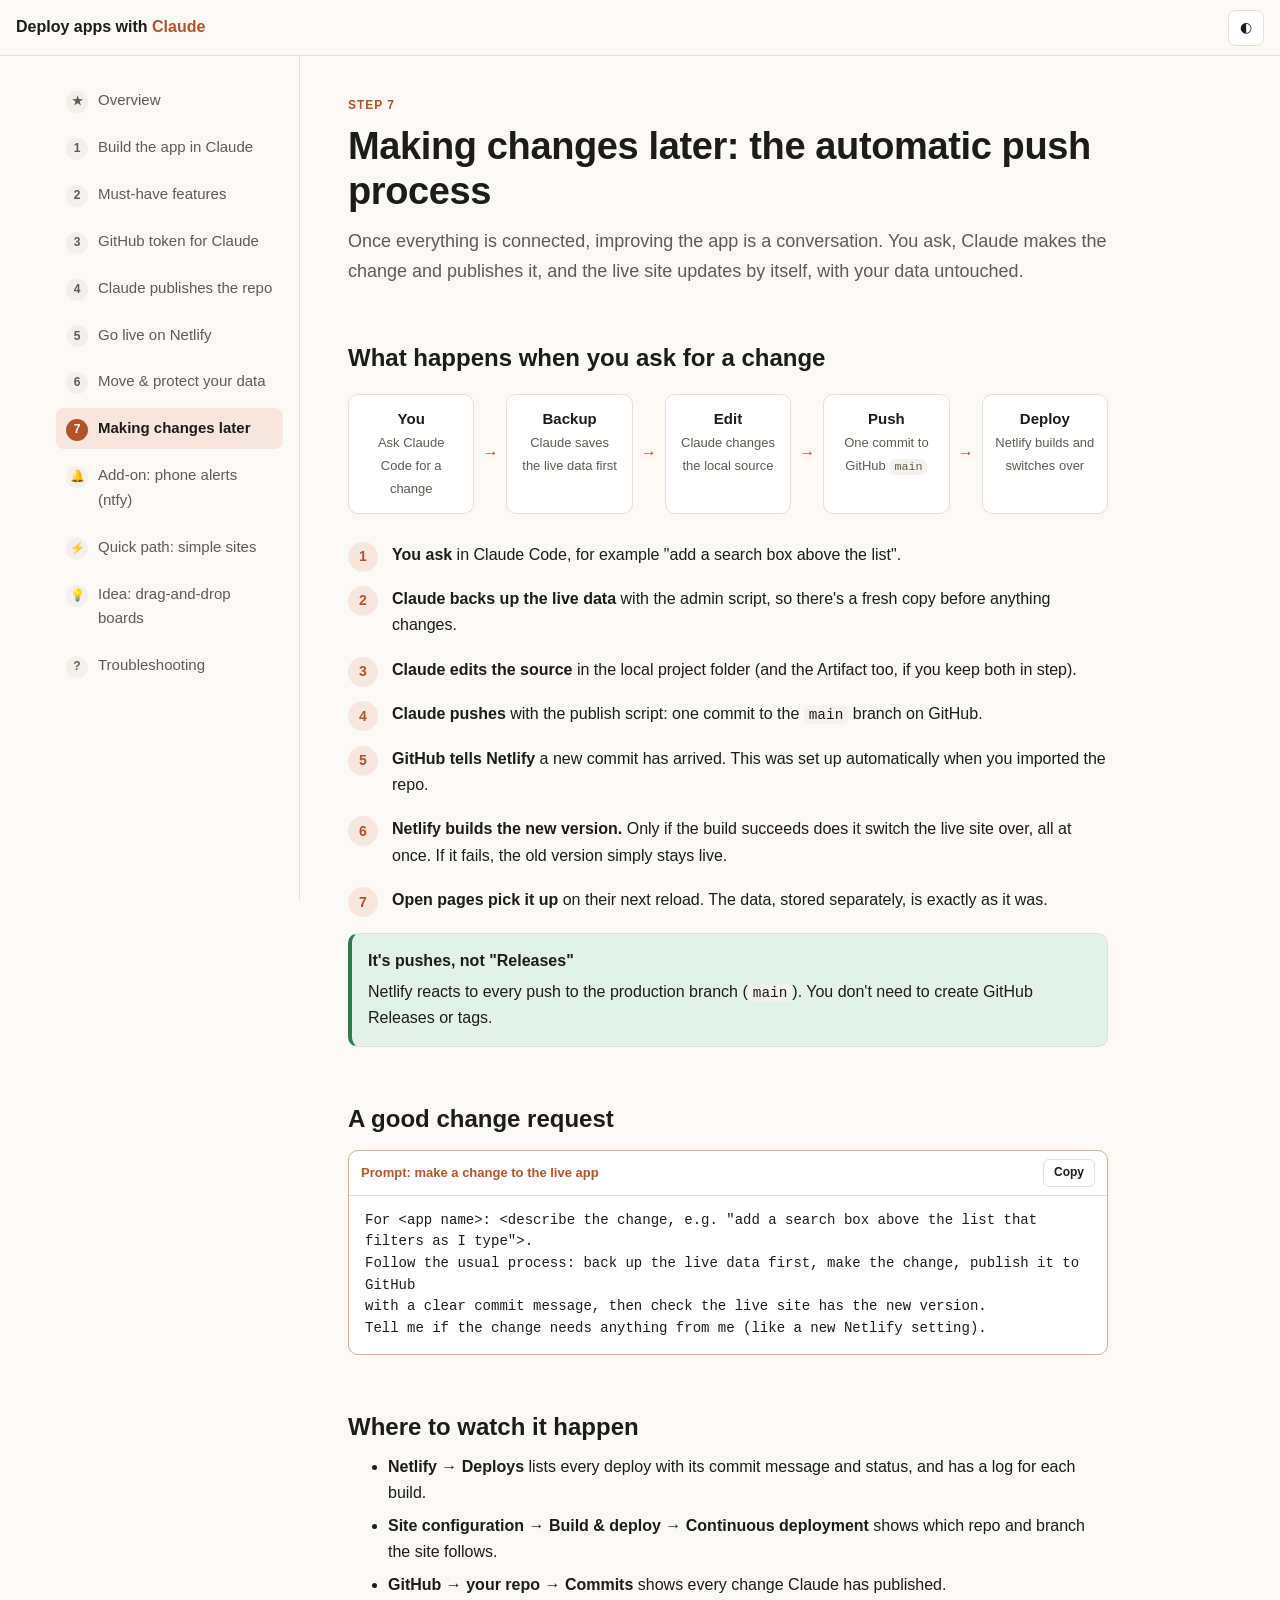
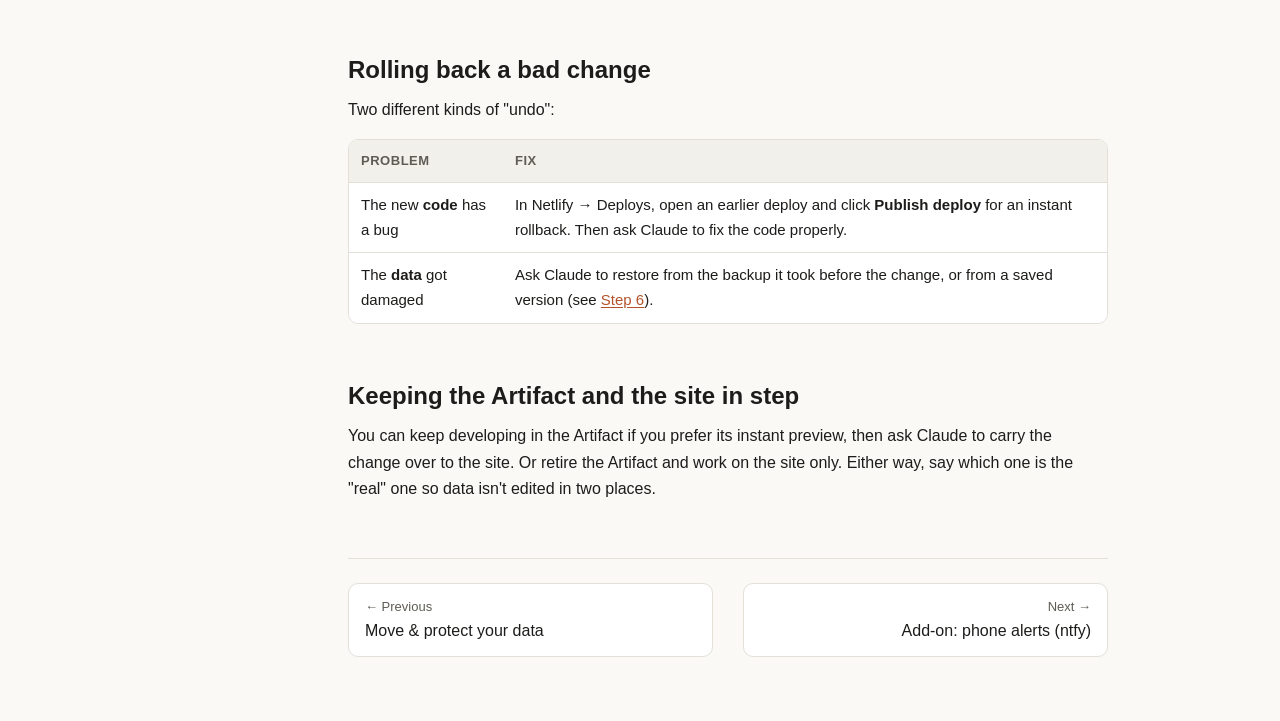
<file: updates.html>
<!doctype html>
<html lang="en">
<head>
<meta charset="utf-8">
<meta name="viewport" content="width=device-width, initial-scale=1">
<title>Making Changes Later</title>
<link rel="stylesheet" href="style.css">
</head>
<body>
<div class="layout">
<nav class="sidebar" aria-label="Steps"></nav>
<main><div class="content">

<p class="eyebrow">Step 7</p>
<h1>Making changes later: the automatic push process</h1>
<p class="lead">Once everything is connected, improving the app is a conversation. You ask, Claude makes the change and publishes it, and the live site updates by itself, with your data untouched.</p>

<h2>What happens when you ask for a change</h2>
<div class="flow" aria-label="The update loop">
  <div class="node"><b>You</b><span>Ask Claude Code for a change</span></div>
  <div class="arrow" aria-hidden="true">→</div>
  <div class="node"><b>Backup</b><span>Claude saves the live data first</span></div>
  <div class="arrow" aria-hidden="true">→</div>
  <div class="node"><b>Edit</b><span>Claude changes the local source</span></div>
  <div class="arrow" aria-hidden="true">→</div>
  <div class="node"><b>Push</b><span>One commit to GitHub <code>main</code></span></div>
  <div class="arrow" aria-hidden="true">→</div>
  <div class="node"><b>Deploy</b><span>Netlify builds and switches over</span></div>
</div>

<ol class="steps">
  <li><strong>You ask</strong> in Claude Code, for example "add a search box above the list".</li>
  <li><strong>Claude backs up the live data</strong> with the admin script, so there's a fresh copy before anything changes.</li>
  <li><strong>Claude edits the source</strong> in the local project folder (and the Artifact too, if you keep both in step).</li>
  <li><strong>Claude pushes</strong> with the publish script: one commit to the <code>main</code> branch on GitHub.</li>
  <li><strong>GitHub tells Netlify</strong> a new commit has arrived. This was set up automatically when you imported the repo.</li>
  <li><strong>Netlify builds the new version.</strong> Only if the build succeeds does it switch the live site over, all at once. If it fails, the old version simply stays live.</li>
  <li><strong>Open pages pick it up</strong> on their next reload. The data, stored separately, is exactly as it was.</li>
</ol>

<div class="callout tip"><span class="title">It's pushes, not "Releases"</span>Netlify reacts to every push to the production branch (<code>main</code>). You don't need to create GitHub Releases or tags.</div>

<h2>A good change request</h2>
<div class="block prompt"><div class="label">Prompt: make a change to the live app</div><pre>For &lt;app name&gt;: &lt;describe the change, e.g. "add a search box above the list that filters as I type"&gt;.
Follow the usual process: back up the live data first, make the change, publish it to GitHub
with a clear commit message, then check the live site has the new version.
Tell me if the change needs anything from me (like a new Netlify setting).</pre></div>

<h2>Where to watch it happen</h2>
<ul>
  <li><strong>Netlify → Deploys</strong> lists every deploy with its commit message and status, and has a log for each build.</li>
  <li><strong>Site configuration → Build &amp; deploy → Continuous deployment</strong> shows which repo and branch the site follows.</li>
  <li><strong>GitHub → your repo → Commits</strong> shows every change Claude has published.</li>
</ul>

<h2>Rolling back a bad change</h2>
<p>Two different kinds of "undo":</p>
<div class="table-wrap"><table>
  <thead><tr><th>Problem</th><th>Fix</th></tr></thead>
  <tbody>
    <tr><td>The new <strong>code</strong> has a bug</td><td>In Netlify → Deploys, open an earlier deploy and click <strong>Publish deploy</strong> for an instant rollback. Then ask Claude to fix the code properly.</td></tr>
    <tr><td>The <strong>data</strong> got damaged</td><td>Ask Claude to restore from the backup it took before the change, or from a saved version (see <a href="data.html">Step 6</a>).</td></tr>
  </tbody>
</table></div>

<h2>Keeping the Artifact and the site in step</h2>
<p>You can keep developing in the Artifact if you prefer its instant preview, then ask Claude to carry the change over to the site. Or retire the Artifact and work on the site only. Either way, say which one is the "real" one so data isn't edited in two places.</p>

</div></main>
</div>
<script src="site.js"></script>
</body>
</html>
</file>
<file: style.css>
:root {
  --bg: #faf9f6;
  --surface: #ffffff;
  --surface-2: #f2f0ea;
  --text: #1d1c1a;
  --muted: #5f5c55;
  --border: #e3e0d8;
  --accent: #b4532a;
  --accent-soft: #f6e6dd;
  --code-bg: #f4f2ec;
  --ok: #2f7d4f;
  --ok-soft: #e3f2e8;
  --warn: #9a6300;
  --warn-soft: #fbf0d9;
  --danger: #a8322a;
  --danger-soft: #f9e2df;
  --radius: 10px;
  --sidebar: 260px;
  color-scheme: light;
}
@media (prefers-color-scheme: dark) {
  :root:not([data-theme="light"]) {
    --bg: #1b1a18; --surface: #23221f; --surface-2: #2b2a26; --text: #ecebe7; --muted: #a9a59c;
    --border: #3a3833; --accent: #e58a5c; --accent-soft: #3a2a21; --code-bg: #2b2a26;
    --ok: #7bc89a; --ok-soft: #1f3327; --warn: #e2b45c; --warn-soft: #3a3020; --danger: #ee8b82; --danger-soft: #3d2422;
    color-scheme: dark;
  }
}
:root[data-theme="dark"] {
  --bg: #1b1a18; --surface: #23221f; --surface-2: #2b2a26; --text: #ecebe7; --muted: #a9a59c;
  --border: #3a3833; --accent: #e58a5c; --accent-soft: #3a2a21; --code-bg: #2b2a26;
  --ok: #7bc89a; --ok-soft: #1f3327; --warn: #e2b45c; --warn-soft: #3a3020; --danger: #ee8b82; --danger-soft: #3d2422;
  color-scheme: dark;
}

* { box-sizing: border-box; }
html { scroll-padding-top: 72px; }
body {
  margin: 0; background: var(--bg); color: var(--text);
  font: 16px/1.65 -apple-system, BlinkMacSystemFont, "Segoe UI", Roboto, sans-serif;
  -webkit-font-smoothing: antialiased;
}
a { color: var(--accent); text-underline-offset: 2px; }
a:hover { text-decoration-thickness: 2px; }
:focus-visible { outline: 2px solid var(--accent); outline-offset: 2px; border-radius: 4px; }

/* ---- Top bar ---- */
.topbar {
  position: sticky; top: 0; z-index: 20; height: 56px;
  display: flex; align-items: center; gap: 12px; padding: 0 16px;
  background: color-mix(in srgb, var(--bg) 88%, transparent); backdrop-filter: blur(8px);
  border-bottom: 1px solid var(--border);
}
.brand { font-weight: 700; color: var(--text); text-decoration: none; white-space: nowrap; overflow: hidden; text-overflow: ellipsis; }
.brand span { color: var(--accent); }
.topbar .spacer { flex: 1; }
.icon-btn {
  border: 1px solid var(--border); background: var(--surface); color: var(--text);
  border-radius: 8px; height: 36px; min-width: 36px; padding: 0 10px; cursor: pointer; font: inherit; font-size: 14px;
}
.menu-btn { display: none; }

/* ---- Layout ---- */
.layout { display: grid; grid-template-columns: var(--sidebar) minmax(0, 1fr); max-width: 1200px; margin: 0 auto; }
.sidebar {
  position: sticky; top: 56px; height: calc(100vh - 56px); overflow-y: auto;
  padding: 24px 16px; border-right: 1px solid var(--border);
}
.sidebar ol { list-style: none; margin: 0; padding: 0; counter-reset: step; }
.sidebar li a {
  display: flex; gap: 10px; align-items: baseline; padding: 8px 10px; border-radius: 8px;
  color: var(--muted); text-decoration: none; font-size: 15px;
}
.sidebar li a:hover { background: var(--surface-2); color: var(--text); }
.sidebar li a[aria-current="page"] { background: var(--accent-soft); color: var(--text); font-weight: 600; }
.sidebar .num {
  flex: 0 0 22px; height: 22px; border-radius: 50%; display: inline-grid; place-items: center;
  font-size: 12px; font-weight: 700; background: var(--surface-2); color: var(--muted);
}
.sidebar a[aria-current="page"] .num { background: var(--accent); color: #fff; }

main { padding: 40px 48px 64px; min-width: 0; }
.content { max-width: 760px; }

/* ---- Typography ---- */
.eyebrow { text-transform: uppercase; letter-spacing: .08em; font-size: 12px; font-weight: 700; color: var(--accent); margin: 0 0 8px; }
h1 { font-size: clamp(28px, 4vw, 38px); line-height: 1.2; margin: 0 0 12px; letter-spacing: -.01em; }
.lead { font-size: 18px; color: var(--muted); margin: 0 0 32px; }
h2 { font-size: 24px; line-height: 1.3; margin: 48px 0 12px; padding-top: 8px; }
h3 { font-size: 18px; margin: 28px 0 8px; }
p, ul, ol { margin: 0 0 16px; }
li { margin-bottom: 6px; }
strong { font-weight: 650; }
hr { border: 0; border-top: 1px solid var(--border); margin: 40px 0; }
kbd {
  font: 13px ui-monospace, SFMono-Regular, Consolas, monospace; padding: 1px 6px; border-radius: 5px;
  border: 1px solid var(--border); border-bottom-width: 2px; background: var(--surface);
}
code { font: 0.9em ui-monospace, SFMono-Regular, Consolas, monospace; background: var(--code-bg); padding: 1px 5px; border-radius: 5px; overflow-wrap: anywhere; }

/* ---- Steps ---- */
ol.steps { list-style: none; padding: 0; counter-reset: s; }
ol.steps > li { counter-increment: s; position: relative; padding-left: 44px; margin-bottom: 18px; }
ol.steps > li::before {
  content: counter(s); position: absolute; left: 0; top: 0; width: 30px; height: 30px; border-radius: 50%;
  display: grid; place-items: center; font-weight: 700; font-size: 14px; background: var(--accent-soft); color: var(--accent);
}

/* ---- Callouts ---- */
.callout { border: 1px solid var(--border); border-left: 4px solid var(--accent); background: var(--surface); border-radius: var(--radius); padding: 14px 16px; margin: 20px 0; }
.callout > :last-child { margin-bottom: 0; }
.callout .title { font-weight: 700; display: block; margin-bottom: 4px; }
.callout.tip { border-left-color: var(--ok); background: var(--ok-soft); }
.callout.warn { border-left-color: var(--warn); background: var(--warn-soft); }
.callout.danger { border-left-color: var(--danger); background: var(--danger-soft); }

/* ---- Code / prompt blocks ---- */
.block { position: relative; margin: 16px 0 24px; border: 1px solid var(--border); border-radius: var(--radius); background: var(--code-bg); }
.block .label {
  display: flex; justify-content: space-between; align-items: center; gap: 8px;
  padding: 8px 12px; border-bottom: 1px solid var(--border); font-size: 13px; font-weight: 600; color: var(--muted);
}
.block pre { margin: 0; padding: 14px 16px; overflow-x: auto; font: 14px/1.55 ui-monospace, SFMono-Regular, Consolas, monospace; white-space: pre-wrap; word-break: break-word; }
.block.prompt { background: var(--surface); border-color: color-mix(in srgb, var(--accent) 35%, var(--border)); }
.block.prompt .label { color: var(--accent); }
.copy-btn {
  border: 1px solid var(--border); background: var(--surface); color: var(--text); border-radius: 6px;
  padding: 3px 10px; font: inherit; font-size: 12px; cursor: pointer;
}
.copy-btn.done { color: var(--ok); border-color: var(--ok); }

/* ---- Cards / grids ---- */
.cards { display: grid; grid-template-columns: repeat(auto-fit, minmax(220px, 1fr)); gap: 14px; margin: 20px 0 28px; }
.card { display: block; border: 1px solid var(--border); background: var(--surface); border-radius: var(--radius); padding: 16px; color: var(--text); text-decoration: none; }
a.card:hover { border-color: var(--accent); }
.card .k { font-size: 12px; font-weight: 700; color: var(--accent); text-transform: uppercase; letter-spacing: .06em; }
.card h3 { margin: 6px 0 6px; font-size: 17px; }
.card p { margin: 0; color: var(--muted); font-size: 15px; }

/* ---- Tables ---- */
.table-wrap { overflow-x: auto; margin: 16px 0 24px; border: 1px solid var(--border); border-radius: var(--radius); }
table { border-collapse: collapse; width: 100%; font-size: 15px; background: var(--surface); }
th, td { text-align: left; padding: 10px 12px; border-bottom: 1px solid var(--border); vertical-align: top; }
th { background: var(--surface-2); font-size: 13px; text-transform: uppercase; letter-spacing: .04em; color: var(--muted); }
tr:last-child td { border-bottom: 0; }

/* ---- Flow diagram ---- */
.flow { display: flex; flex-wrap: wrap; align-items: stretch; gap: 8px; margin: 20px 0 28px; }
.flow .node { flex: 1 1 120px; border: 1px solid var(--border); background: var(--surface); border-radius: var(--radius); padding: 12px; text-align: center; font-size: 14px; }
.flow .node b { display: block; font-size: 15px; }
.flow .node span { color: var(--muted); font-size: 13px; }
.flow .arrow { align-self: center; color: var(--accent); font-weight: 700; }

/* ---- Checklist ---- */
.checklist { list-style: none; padding: 0; }
.checklist li { padding-left: 30px; position: relative; }
.checklist li::before { content: "✓"; position: absolute; left: 4px; color: var(--ok); font-weight: 700; }

/* ---- Pager ---- */
.pager { display: flex; justify-content: space-between; gap: 12px; margin-top: 56px; padding-top: 24px; border-top: 1px solid var(--border); }
.pager a { flex: 1; max-width: 48%; border: 1px solid var(--border); border-radius: var(--radius); padding: 12px 16px; text-decoration: none; color: var(--text); background: var(--surface); }
.pager a:hover { border-color: var(--accent); }
.pager a small { display: block; color: var(--muted); font-size: 13px; }
.pager .next { text-align: right; margin-left: auto; }

footer.site { color: var(--muted); font-size: 14px; margin-top: 40px; }

/* ---- Kanban demo ---- */
.sr-only { position: absolute; width: 1px; height: 1px; overflow: hidden; clip: rect(0 0 0 0); white-space: nowrap; }
.kb-toolbar { display: flex; justify-content: space-between; align-items: center; gap: 12px; margin: 16px 0 10px; }
.kb-hint { color: var(--muted); font-size: 14px; }
.kb-board { display: grid; grid-template-columns: repeat(3, minmax(0, 1fr)); gap: 12px; margin-bottom: 8px; }
.kb-col {
  display: flex; flex-direction: column; min-width: 0; padding: 10px; border-radius: var(--radius);
  background: var(--surface-2); border: 2px solid transparent; transition: border-color .15s;
}
.kb-col.target { border-color: var(--accent); }
.kb-col.over { background: var(--warn-soft); }
.kb-col-title { display: flex; justify-content: space-between; align-items: center; margin: 0 2px 10px; font-size: 15px; }
.kb-count { font-size: 12px; font-weight: 700; color: var(--muted); background: var(--surface); border-radius: 999px; padding: 1px 8px; }
.kb-col.over .kb-count { color: var(--warn); }
.kb-list { list-style: none; margin: 0; padding: 0; min-height: 48px; flex: 1; }
.kb-card {
  display: flex; align-items: flex-start; gap: 6px; margin: 0 0 8px; padding: 10px 8px;
  background: var(--surface); border: 1px solid var(--border); border-radius: 8px;
  font-size: 14px; line-height: 1.4; cursor: grab; user-select: none; list-style: none;
}
.kb-card:hover { border-color: color-mix(in srgb, var(--accent) 50%, var(--border)); }
.kb-handle { color: var(--muted); touch-action: none; padding: 2px 4px; margin: -2px 0; font-size: 16px; line-height: 1; cursor: grab; }
.kb-text { flex: 1; min-width: 0; overflow-wrap: anywhere; }
.kb-tag { display: block; width: fit-content; margin-top: 4px; font-size: 11px; font-weight: 700; color: var(--accent); background: var(--accent-soft); border-radius: 4px; padding: 0 6px; }
.kb-del { border: 0; background: none; color: var(--muted); font-size: 18px; line-height: 1; padding: 0 4px; cursor: pointer; border-radius: 4px; }
.kb-del:hover { color: var(--danger); }
.kb-dragging {
  position: fixed; z-index: 50; pointer-events: none; cursor: grabbing; margin: 0;
  box-shadow: 0 10px 24px rgba(0,0,0,.18); transform: rotate(2deg); color: var(--text);
  font: 14px/1.4 -apple-system, BlinkMacSystemFont, "Segoe UI", Roboto, sans-serif;
}
.kb-placeholder { list-style: none; margin: 0 0 8px; border: 2px dashed var(--accent); border-radius: 8px; background: var(--accent-soft); }
.kb-add { display: flex; gap: 6px; margin-top: 4px; }
.kb-add input {
  flex: 1; min-width: 0; font: inherit; font-size: 14px; padding: 5px 8px; color: var(--text);
  background: var(--surface); border: 1px solid var(--border); border-radius: 6px;
}
@media (max-width: 640px) {
  .kb-board { grid-template-columns: 1fr; }
  .kb-handle { font-size: 20px; padding: 4px 8px; margin: -4px -2px; }
}

/* ---- Mobile ---- */
@media (max-width: 900px) {
  .menu-btn { display: inline-block; }
  .layout { grid-template-columns: 1fr; }
  .sidebar {
    position: fixed; top: 56px; left: 0; bottom: 0; width: min(300px, 85vw); height: auto; z-index: 15;
    background: var(--bg); transform: translateX(-100%); transition: transform .2s ease; box-shadow: 0 0 0 9999px rgba(0,0,0,0);
  }
  body.nav-open .sidebar { transform: none; box-shadow: 0 0 0 9999px rgba(0,0,0,.35); }
  main { padding: 28px 16px 48px; }
  .pager { flex-direction: column; }
  .pager a { max-width: none; }
}
@media (prefers-reduced-motion: reduce) { * { transition: none !important; } }
</file>
